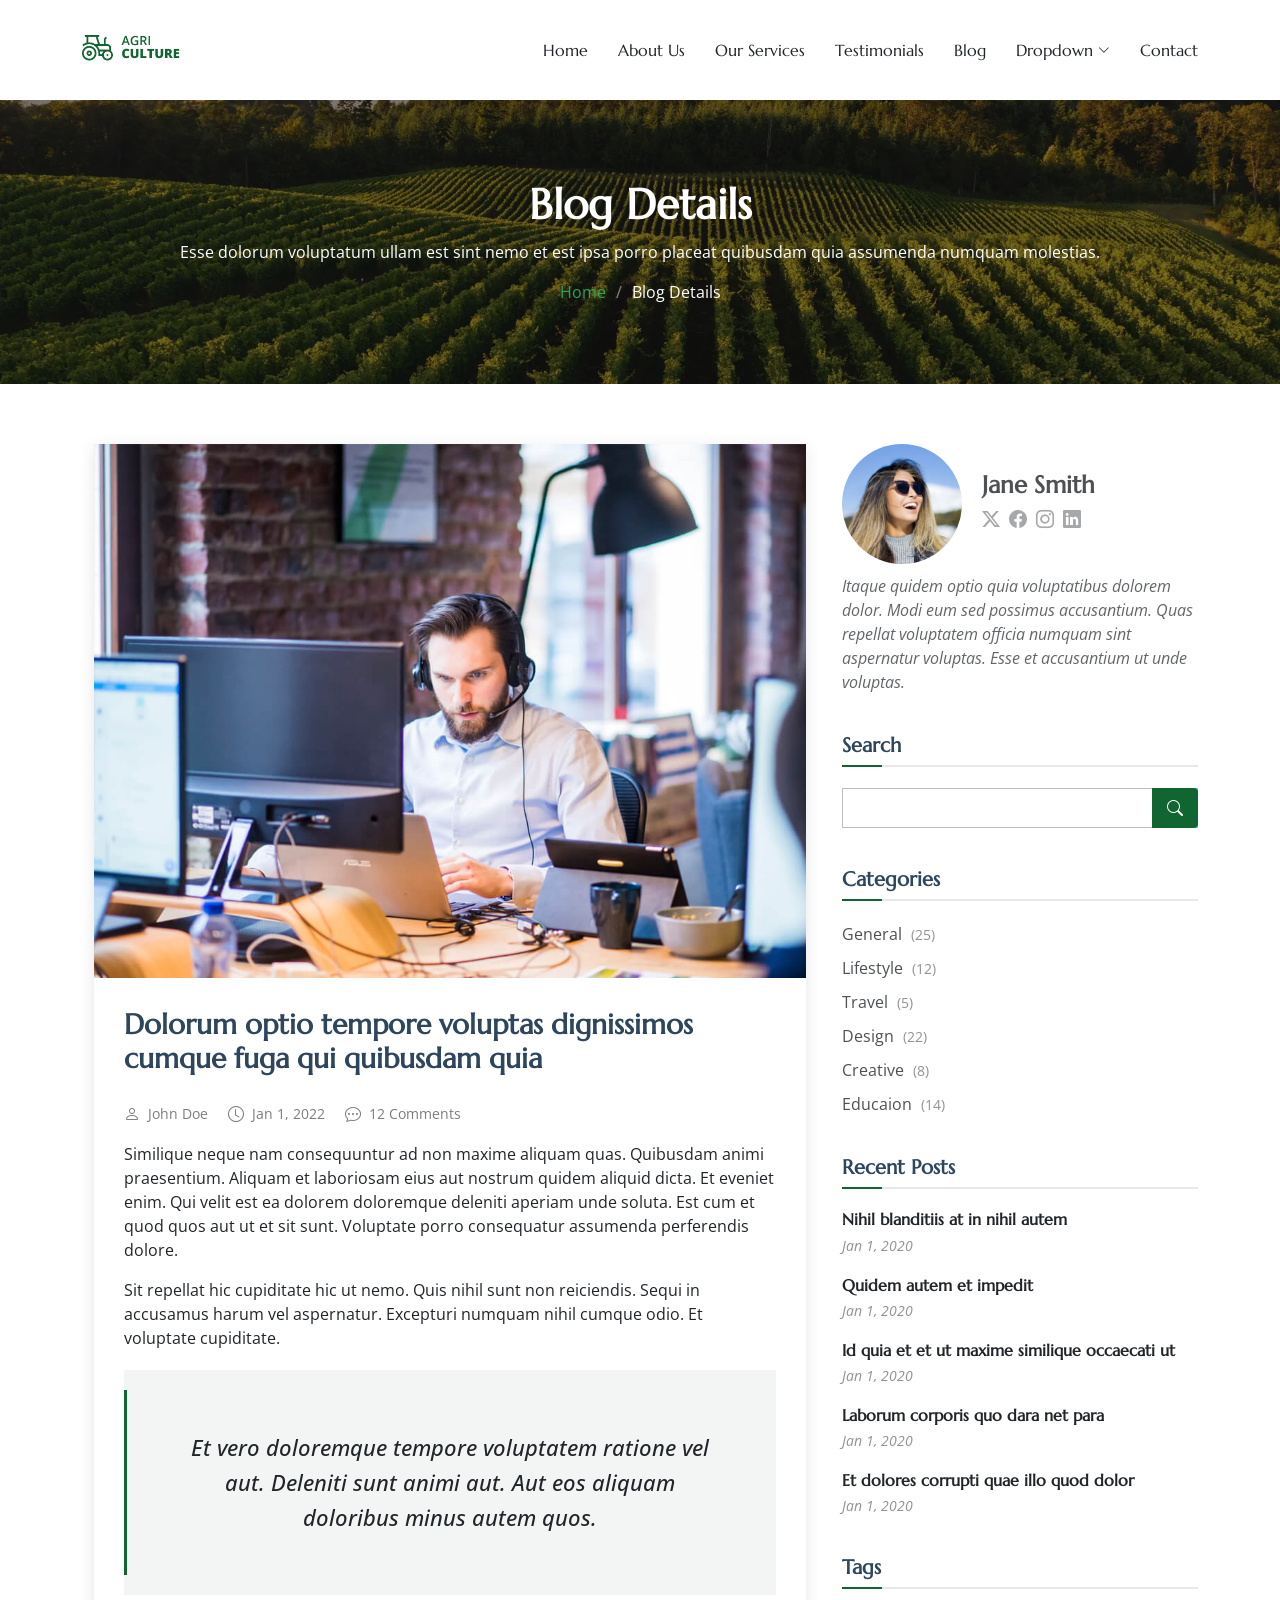
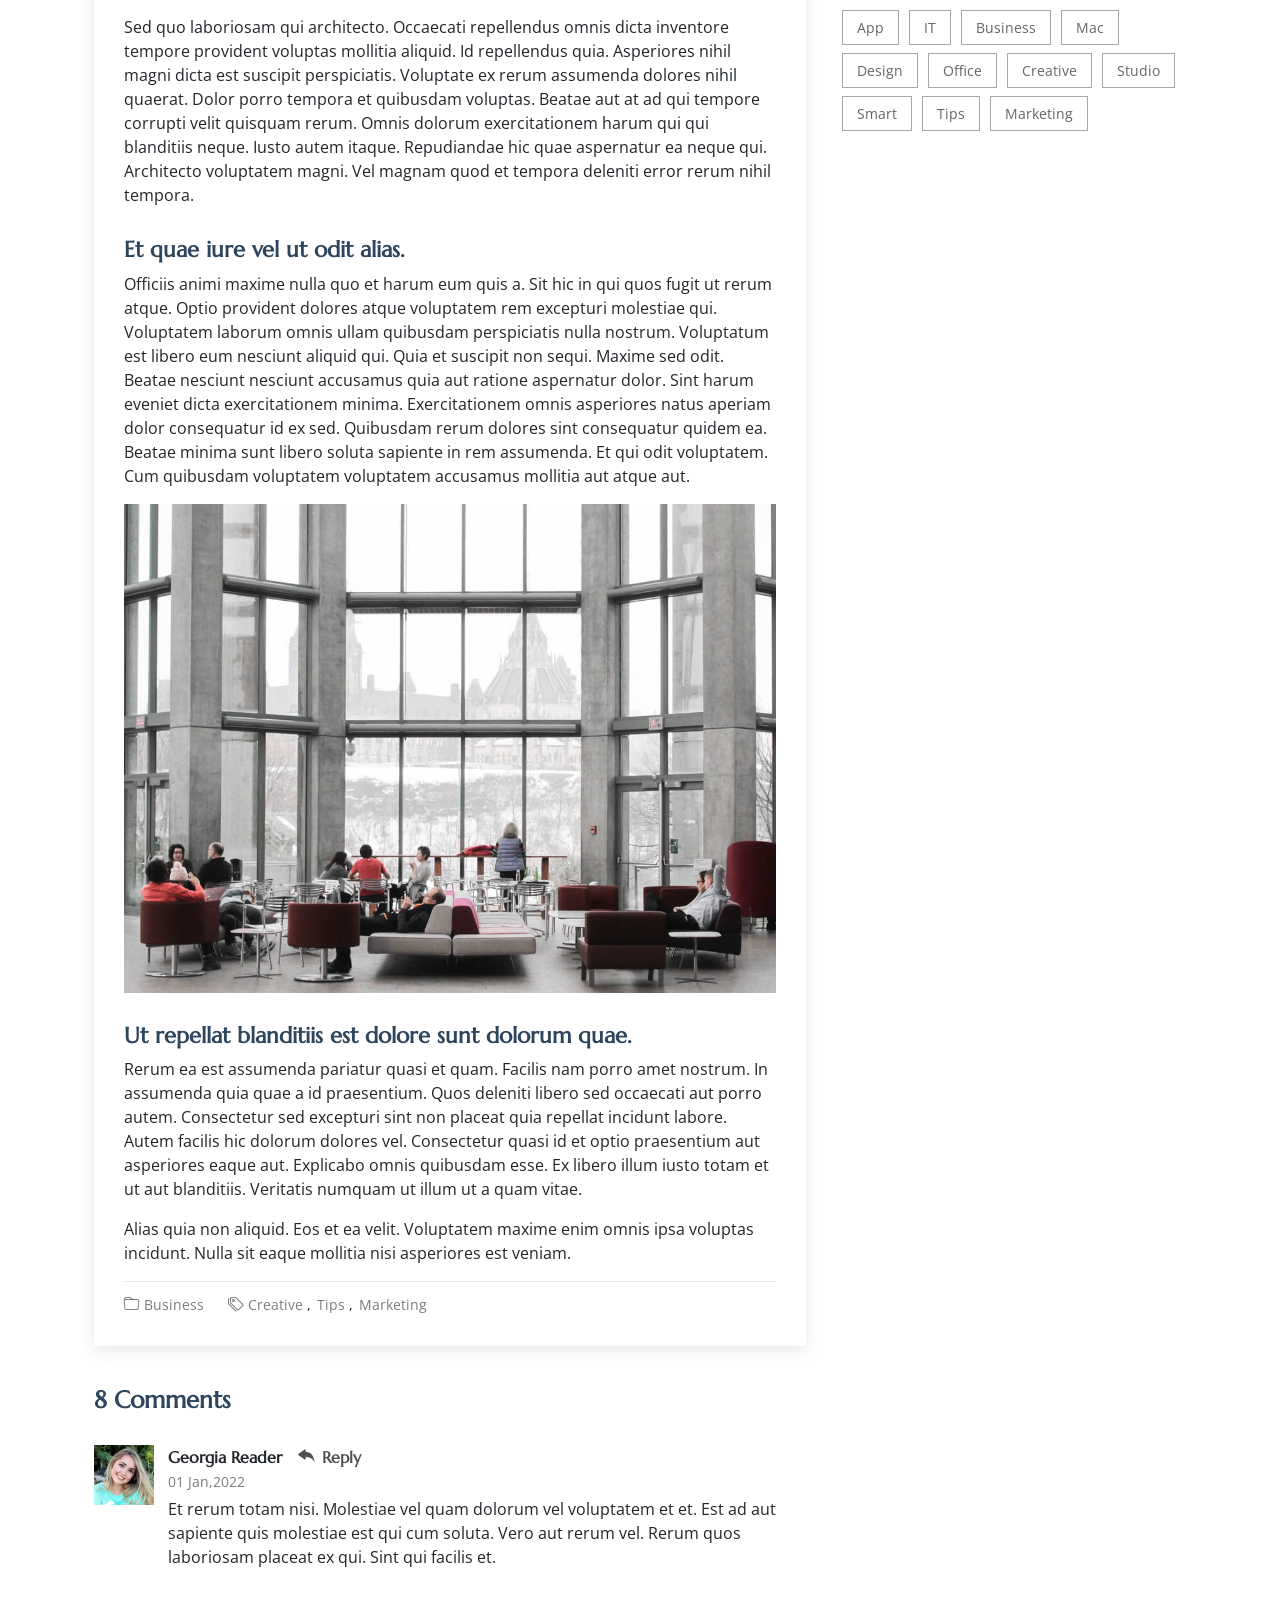
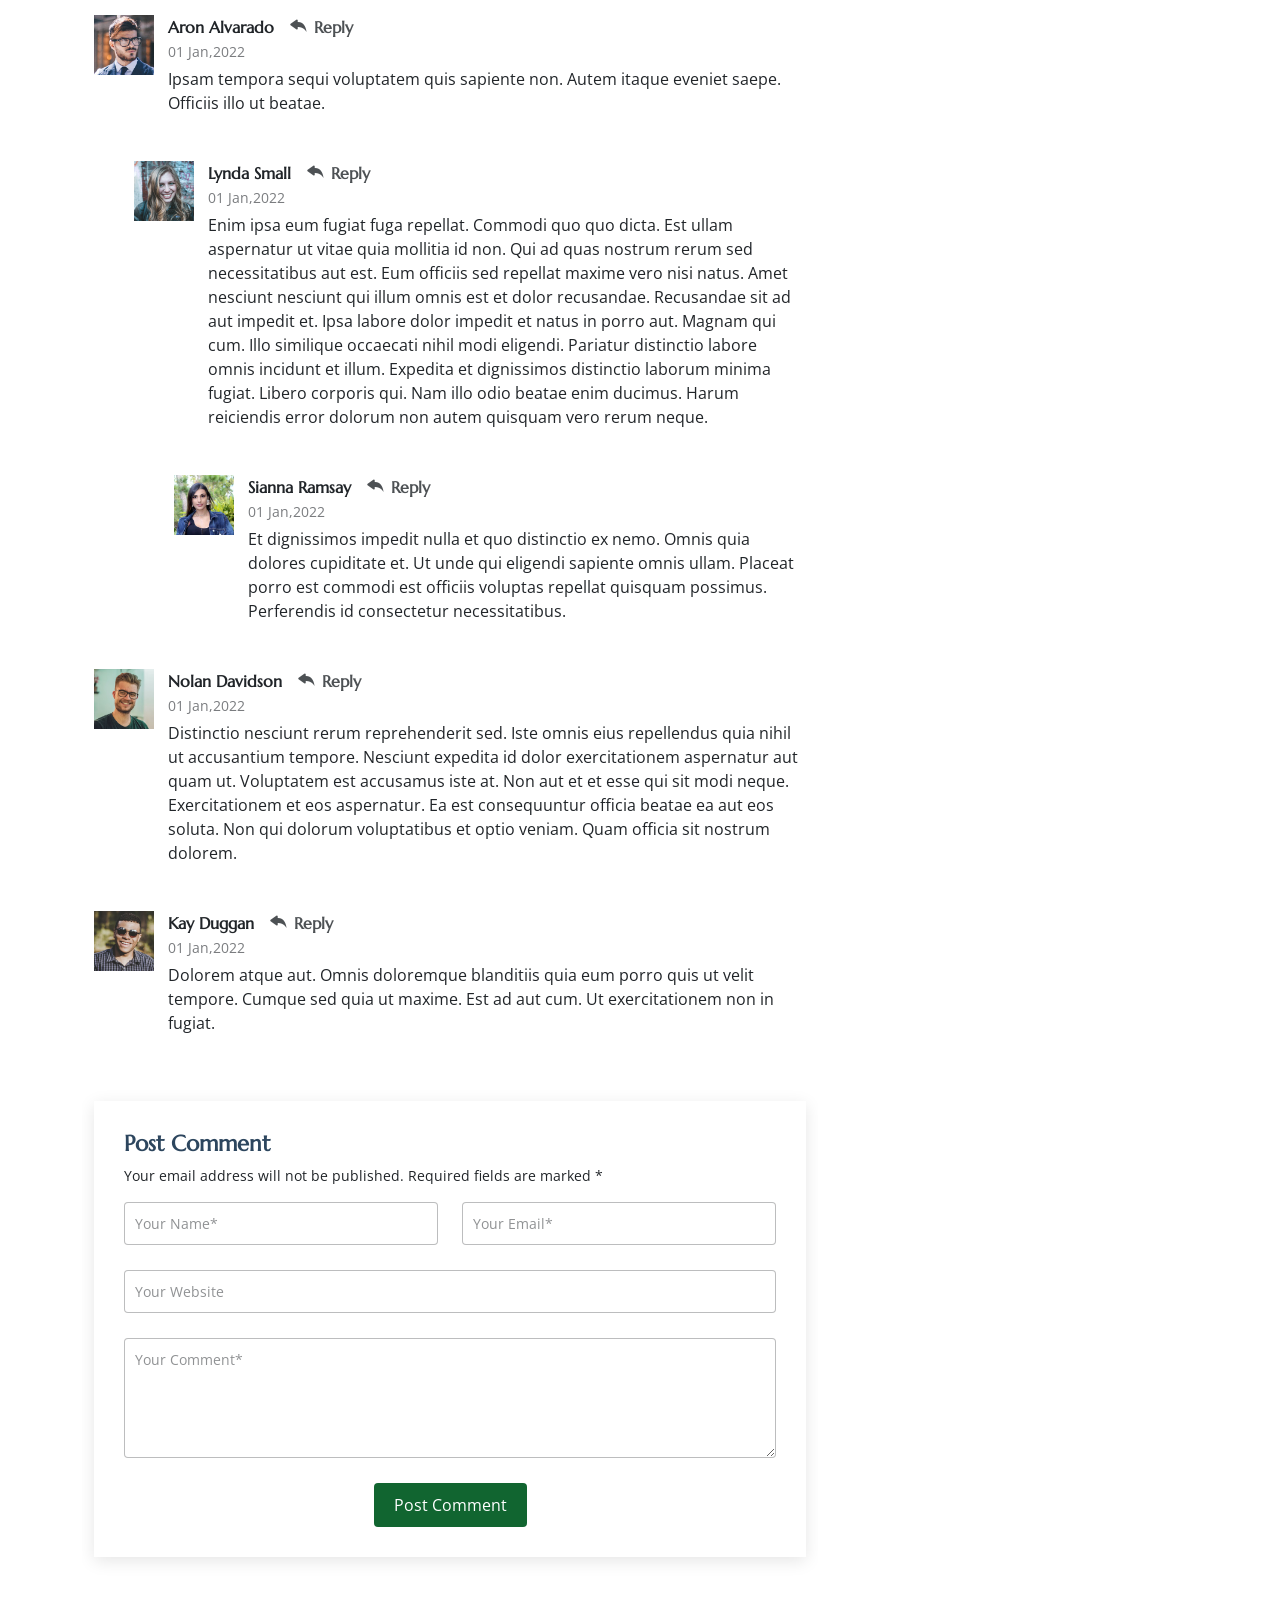
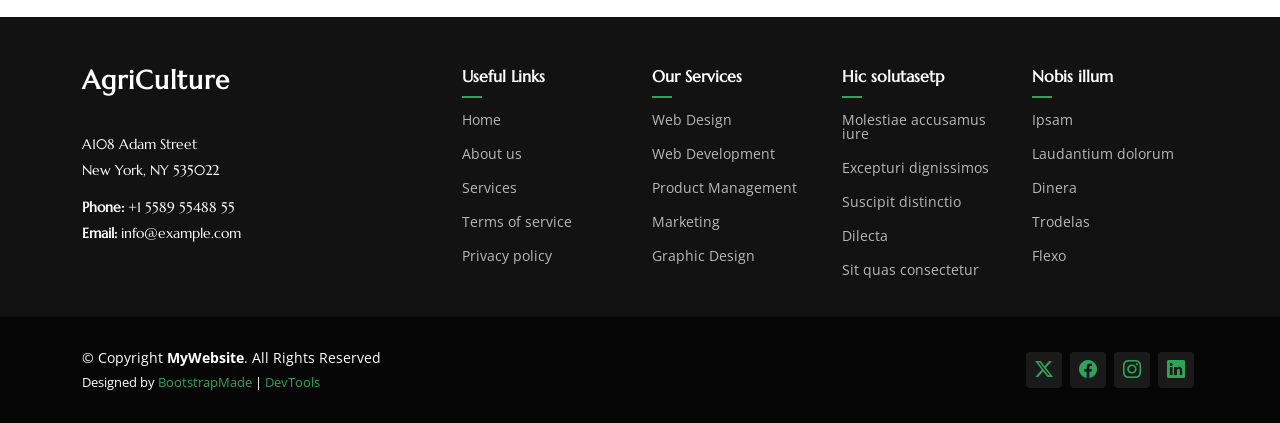
<file: blog-details.html>
<!DOCTYPE html>
<html lang="en">

<head>
  <meta charset="utf-8">
  <meta content="width=device-width, initial-scale=1.0" name="viewport">
  <title>Blog Details - AgriCulture</title>
  <meta name="description" content="">
  <meta name="keywords" content="">

  <!-- Favicons -->
  <link href="assets/img/favicon.png" rel="icon">
  <link href="assets/img/apple-touch-icon.png" rel="apple-touch-icon">

  <!-- Fonts -->
  <link href="https://fonts.googleapis.com" rel="preconnect">
  <link href="https://fonts.gstatic.com" rel="preconnect" crossorigin>
  <link href="https://fonts.googleapis.com/css2?family=Open+Sans:ital,wght@0,300;0,400;0,500;0,600;0,700;0,800;1,300;1,400;1,500;1,600;1,700;1,800&family=Marcellus:wght@400&display=swap" rel="stylesheet">

  <!-- Vendor CSS Files -->
  <link href="assets/vendor/bootstrap/css/bootstrap.min.css" rel="stylesheet">
  <link href="assets/vendor/bootstrap-icons/bootstrap-icons.css" rel="stylesheet">
  <link href="assets/vendor/aos/aos.css" rel="stylesheet">
  <link href="assets/vendor/swiper/swiper-bundle.min.css" rel="stylesheet">
  <link href="assets/vendor/glightbox/css/glightbox.min.css" rel="stylesheet">

  <!-- Main CSS File -->
  <link href="assets/css/main.css" rel="stylesheet">

  <!-- =======================================================
  * Template Name: AgriCulture
  * Template URL: https://bootstrapmade.com/agriculture-bootstrap-website-template/
  * Updated: Aug 07 2024 with Bootstrap v5.3.3
  * Author: BootstrapMade.com
  * License: https://bootstrapmade.com/license/
  ======================================================== -->
</head>

<body class="blog-details-page">

  <header id="header" class="header d-flex align-items-center position-relative">
    <div class="container-fluid container-xl position-relative d-flex align-items-center justify-content-between">

      <a href="index.html" class="logo d-flex align-items-center">
        <!-- Uncomment the line below if you also wish to use an image logo -->
        <img src="assets/img/logo.png" alt="AgriCulture">
        <!-- <h1 class="sitename">AgriCulture</h1>  -->
      </a>

      <nav id="navmenu" class="navmenu">
        <ul>
          <li><a href="index.html">Home</a></li>
          <li><a href="about.html">About Us</a></li>
          <li><a href="services.html">Our Services</a></li>
          <li><a href="testimonials.html">Testimonials</a></li>
          <li><a href="blog.html">Blog</a></li>
          <li class="dropdown"><a href="#"><span>Dropdown</span> <i class="bi bi-chevron-down toggle-dropdown"></i></a>
            <ul>
              <li><a href="#">Dropdown 1</a></li>
              <li class="dropdown"><a href="#"><span>Deep Dropdown</span> <i class="bi bi-chevron-down toggle-dropdown"></i></a>
                <ul>
                  <li><a href="#">Deep Dropdown 1</a></li>
                  <li><a href="#">Deep Dropdown 2</a></li>
                  <li><a href="#">Deep Dropdown 3</a></li>
                  <li><a href="#">Deep Dropdown 4</a></li>
                  <li><a href="#">Deep Dropdown 5</a></li>
                </ul>
              </li>
              <li><a href="#">Dropdown 2</a></li>
              <li><a href="#">Dropdown 3</a></li>
              <li><a href="#">Dropdown 4</a></li>
            </ul>
          </li>
          <li><a href="contact.html">Contact</a></li>
        </ul>
        <i class="mobile-nav-toggle d-xl-none bi bi-list"></i>
      </nav>

    </div>
  </header>

  <main class="main">

    <!-- Page Title -->
    <div class="page-title dark-background" data-aos="fade" style="background-image: url(assets/img/page-title-bg.webp);">
      <div class="container position-relative">
        <h1>Blog Details</h1>
        <p>Esse dolorum voluptatum ullam est sint nemo et est ipsa porro placeat quibusdam quia assumenda numquam molestias.</p>
        <nav class="breadcrumbs">
          <ol>
            <li><a href="index.html">Home</a></li>
            <li class="current">Blog Details</li>
          </ol>
        </nav>
      </div>
    </div><!-- End Page Title -->

    <div class="container">
      <div class="row">

        <div class="col-lg-8">

          <!-- Blog Details Section -->
          <section id="blog-details" class="blog-details section">
            <div class="container">

              <article class="article">

                <div class="post-img">
                  <img src="assets/img/blog/blog-1.jpg" alt="" class="img-fluid">
                </div>

                <h2 class="title">Dolorum optio tempore voluptas dignissimos cumque fuga qui quibusdam quia</h2>

                <div class="meta-top">
                  <ul>
                    <li class="d-flex align-items-center"><i class="bi bi-person"></i> <a href="blog-details.html">John Doe</a></li>
                    <li class="d-flex align-items-center"><i class="bi bi-clock"></i> <a href="blog-details.html"><time datetime="2020-01-01">Jan 1, 2022</time></a></li>
                    <li class="d-flex align-items-center"><i class="bi bi-chat-dots"></i> <a href="blog-details.html">12 Comments</a></li>
                  </ul>
                </div><!-- End meta top -->

                <div class="content">
                  <p>
                    Similique neque nam consequuntur ad non maxime aliquam quas. Quibusdam animi praesentium. Aliquam et laboriosam eius aut nostrum quidem aliquid dicta.
                    Et eveniet enim. Qui velit est ea dolorem doloremque deleniti aperiam unde soluta. Est cum et quod quos aut ut et sit sunt. Voluptate porro consequatur assumenda perferendis dolore.
                  </p>

                  <p>
                    Sit repellat hic cupiditate hic ut nemo. Quis nihil sunt non reiciendis. Sequi in accusamus harum vel aspernatur. Excepturi numquam nihil cumque odio. Et voluptate cupiditate.
                  </p>

                  <blockquote>
                    <p>
                      Et vero doloremque tempore voluptatem ratione vel aut. Deleniti sunt animi aut. Aut eos aliquam doloribus minus autem quos.
                    </p>
                  </blockquote>

                  <p>
                    Sed quo laboriosam qui architecto. Occaecati repellendus omnis dicta inventore tempore provident voluptas mollitia aliquid. Id repellendus quia. Asperiores nihil magni dicta est suscipit perspiciatis. Voluptate ex rerum assumenda dolores nihil quaerat.
                    Dolor porro tempora et quibusdam voluptas. Beatae aut at ad qui tempore corrupti velit quisquam rerum. Omnis dolorum exercitationem harum qui qui blanditiis neque.
                    Iusto autem itaque. Repudiandae hic quae aspernatur ea neque qui. Architecto voluptatem magni. Vel magnam quod et tempora deleniti error rerum nihil tempora.
                  </p>

                  <h3>Et quae iure vel ut odit alias.</h3>
                  <p>
                    Officiis animi maxime nulla quo et harum eum quis a. Sit hic in qui quos fugit ut rerum atque. Optio provident dolores atque voluptatem rem excepturi molestiae qui. Voluptatem laborum omnis ullam quibusdam perspiciatis nulla nostrum. Voluptatum est libero eum nesciunt aliquid qui.
                    Quia et suscipit non sequi. Maxime sed odit. Beatae nesciunt nesciunt accusamus quia aut ratione aspernatur dolor. Sint harum eveniet dicta exercitationem minima. Exercitationem omnis asperiores natus aperiam dolor consequatur id ex sed. Quibusdam rerum dolores sint consequatur quidem ea.
                    Beatae minima sunt libero soluta sapiente in rem assumenda. Et qui odit voluptatem. Cum quibusdam voluptatem voluptatem accusamus mollitia aut atque aut.
                  </p>
                  <img src="assets/img/blog/blog-inside-post.jpg" class="img-fluid" alt="">

                  <h3>Ut repellat blanditiis est dolore sunt dolorum quae.</h3>
                  <p>
                    Rerum ea est assumenda pariatur quasi et quam. Facilis nam porro amet nostrum. In assumenda quia quae a id praesentium. Quos deleniti libero sed occaecati aut porro autem. Consectetur sed excepturi sint non placeat quia repellat incidunt labore. Autem facilis hic dolorum dolores vel.
                    Consectetur quasi id et optio praesentium aut asperiores eaque aut. Explicabo omnis quibusdam esse. Ex libero illum iusto totam et ut aut blanditiis. Veritatis numquam ut illum ut a quam vitae.
                  </p>
                  <p>
                    Alias quia non aliquid. Eos et ea velit. Voluptatem maxime enim omnis ipsa voluptas incidunt. Nulla sit eaque mollitia nisi asperiores est veniam.
                  </p>

                </div><!-- End post content -->

                <div class="meta-bottom">
                  <i class="bi bi-folder"></i>
                  <ul class="cats">
                    <li><a href="#">Business</a></li>
                  </ul>

                  <i class="bi bi-tags"></i>
                  <ul class="tags">
                    <li><a href="#">Creative</a></li>
                    <li><a href="#">Tips</a></li>
                    <li><a href="#">Marketing</a></li>
                  </ul>
                </div><!-- End meta bottom -->

              </article>

            </div>
          </section><!-- /Blog Details Section -->

          <!-- Blog Comments Section -->
          <section id="blog-comments" class="blog-comments section">

            <div class="container">

              <h4 class="comments-count">8 Comments</h4>

              <div id="comment-1" class="comment">
                <div class="d-flex">
                  <div class="comment-img"><img src="assets/img/blog/comments-1.jpg" alt=""></div>
                  <div>
                    <h5><a href="">Georgia Reader</a> <a href="#" class="reply"><i class="bi bi-reply-fill"></i> Reply</a></h5>
                    <time datetime="2020-01-01">01 Jan,2022</time>
                    <p>
                      Et rerum totam nisi. Molestiae vel quam dolorum vel voluptatem et et. Est ad aut sapiente quis molestiae est qui cum soluta.
                      Vero aut rerum vel. Rerum quos laboriosam placeat ex qui. Sint qui facilis et.
                    </p>
                  </div>
                </div>
              </div><!-- End comment #1 -->

              <div id="comment-2" class="comment">
                <div class="d-flex">
                  <div class="comment-img"><img src="assets/img/blog/comments-2.jpg" alt=""></div>
                  <div>
                    <h5><a href="">Aron Alvarado</a> <a href="#" class="reply"><i class="bi bi-reply-fill"></i> Reply</a></h5>
                    <time datetime="2020-01-01">01 Jan,2022</time>
                    <p>
                      Ipsam tempora sequi voluptatem quis sapiente non. Autem itaque eveniet saepe. Officiis illo ut beatae.
                    </p>
                  </div>
                </div>

                <div id="comment-reply-1" class="comment comment-reply">
                  <div class="d-flex">
                    <div class="comment-img"><img src="assets/img/blog/comments-3.jpg" alt=""></div>
                    <div>
                      <h5><a href="">Lynda Small</a> <a href="#" class="reply"><i class="bi bi-reply-fill"></i> Reply</a></h5>
                      <time datetime="2020-01-01">01 Jan,2022</time>
                      <p>
                        Enim ipsa eum fugiat fuga repellat. Commodi quo quo dicta. Est ullam aspernatur ut vitae quia mollitia id non. Qui ad quas nostrum rerum sed necessitatibus aut est. Eum officiis sed repellat maxime vero nisi natus. Amet nesciunt nesciunt qui illum omnis est et dolor recusandae.

                        Recusandae sit ad aut impedit et. Ipsa labore dolor impedit et natus in porro aut. Magnam qui cum. Illo similique occaecati nihil modi eligendi. Pariatur distinctio labore omnis incidunt et illum. Expedita et dignissimos distinctio laborum minima fugiat.

                        Libero corporis qui. Nam illo odio beatae enim ducimus. Harum reiciendis error dolorum non autem quisquam vero rerum neque.
                      </p>
                    </div>
                  </div>

                  <div id="comment-reply-2" class="comment comment-reply">
                    <div class="d-flex">
                      <div class="comment-img"><img src="assets/img/blog/comments-4.jpg" alt=""></div>
                      <div>
                        <h5><a href="">Sianna Ramsay</a> <a href="#" class="reply"><i class="bi bi-reply-fill"></i> Reply</a></h5>
                        <time datetime="2020-01-01">01 Jan,2022</time>
                        <p>
                          Et dignissimos impedit nulla et quo distinctio ex nemo. Omnis quia dolores cupiditate et. Ut unde qui eligendi sapiente omnis ullam. Placeat porro est commodi est officiis voluptas repellat quisquam possimus. Perferendis id consectetur necessitatibus.
                        </p>
                      </div>
                    </div>

                  </div><!-- End comment reply #2-->

                </div><!-- End comment reply #1-->

              </div><!-- End comment #2-->

              <div id="comment-3" class="comment">
                <div class="d-flex">
                  <div class="comment-img"><img src="assets/img/blog/comments-5.jpg" alt=""></div>
                  <div>
                    <h5><a href="">Nolan Davidson</a> <a href="#" class="reply"><i class="bi bi-reply-fill"></i> Reply</a></h5>
                    <time datetime="2020-01-01">01 Jan,2022</time>
                    <p>
                      Distinctio nesciunt rerum reprehenderit sed. Iste omnis eius repellendus quia nihil ut accusantium tempore. Nesciunt expedita id dolor exercitationem aspernatur aut quam ut. Voluptatem est accusamus iste at.
                      Non aut et et esse qui sit modi neque. Exercitationem et eos aspernatur. Ea est consequuntur officia beatae ea aut eos soluta. Non qui dolorum voluptatibus et optio veniam. Quam officia sit nostrum dolorem.
                    </p>
                  </div>
                </div>

              </div><!-- End comment #3 -->

              <div id="comment-4" class="comment">
                <div class="d-flex">
                  <div class="comment-img"><img src="assets/img/blog/comments-6.jpg" alt=""></div>
                  <div>
                    <h5><a href="">Kay Duggan</a> <a href="#" class="reply"><i class="bi bi-reply-fill"></i> Reply</a></h5>
                    <time datetime="2020-01-01">01 Jan,2022</time>
                    <p>
                      Dolorem atque aut. Omnis doloremque blanditiis quia eum porro quis ut velit tempore. Cumque sed quia ut maxime. Est ad aut cum. Ut exercitationem non in fugiat.
                    </p>
                  </div>
                </div>

              </div><!-- End comment #4 -->

            </div>

          </section><!-- /Blog Comments Section -->

          <!-- Comment Form Section -->
          <section id="comment-form" class="comment-form section">
            <div class="container">

              <form action="">

                <h4>Post Comment</h4>
                <p>Your email address will not be published. Required fields are marked * </p>
                <div class="row">
                  <div class="col-md-6 form-group">
                    <input name="name" type="text" class="form-control" placeholder="Your Name*">
                  </div>
                  <div class="col-md-6 form-group">
                    <input name="email" type="text" class="form-control" placeholder="Your Email*">
                  </div>
                </div>
                <div class="row">
                  <div class="col form-group">
                    <input name="website" type="text" class="form-control" placeholder="Your Website">
                  </div>
                </div>
                <div class="row">
                  <div class="col form-group">
                    <textarea name="comment" class="form-control" placeholder="Your Comment*"></textarea>
                  </div>
                </div>

                <div class="text-center">
                  <button type="submit" class="btn btn-primary">Post Comment</button>
                </div>

              </form>

            </div>
          </section><!-- /Comment Form Section -->

        </div>

        <div class="col-lg-4 sidebar">

          <div class="widgets-container">

            <!-- Blog Author Widget -->
            <div class="blog-author-widget widget-item">

              <div class="d-flex flex-column align-items-center">
                <div class="d-flex align-items-center w-100">
                  <img src="assets/img/blog/blog-author.jpg" class="rounded-circle flex-shrink-0" alt="">
                  <div>
                    <h4>Jane Smith</h4>
                    <div class="social-links">
                      <a href="https://x.com/#"><i class="bi bi-twitter-x"></i></a>
                      <a href="https://facebook.com/#"><i class="bi bi-facebook"></i></a>
                      <a href="https://instagram.com/#"><i class="biu bi-instagram"></i></a>
                      <a href="https://instagram.com/#"><i class="biu bi-linkedin"></i></a>
                    </div>
                  </div>
                </div>

                <p>
                  Itaque quidem optio quia voluptatibus dolorem dolor. Modi eum sed possimus accusantium. Quas repellat voluptatem officia numquam sint aspernatur voluptas. Esse et accusantium ut unde voluptas.
                </p>

              </div>

            </div><!--/Blog Author Widget -->

            <!-- Search Widget -->
            <div class="search-widget widget-item">

              <h3 class="widget-title">Search</h3>
              <form action="">
                <input type="text">
                <button type="submit" title="Search"><i class="bi bi-search"></i></button>
              </form>

            </div><!--/Search Widget -->

            <!-- Categories Widget -->
            <div class="categories-widget widget-item">

              <h3 class="widget-title">Categories</h3>
              <ul class="mt-3">
                <li><a href="#">General <span>(25)</span></a></li>
                <li><a href="#">Lifestyle <span>(12)</span></a></li>
                <li><a href="#">Travel <span>(5)</span></a></li>
                <li><a href="#">Design <span>(22)</span></a></li>
                <li><a href="#">Creative <span>(8)</span></a></li>
                <li><a href="#">Educaion <span>(14)</span></a></li>
              </ul>

            </div><!--/Categories Widget -->

            <!-- Recent Posts Widget 2 -->
            <div class="recent-posts-widget-2 widget-item">

              <h3 class="widget-title">Recent Posts</h3>

              <div class="post-item">
                <h4><a href="blog-details.html">Nihil blanditiis at in nihil autem</a></h4>
                <time datetime="2020-01-01">Jan 1, 2020</time>
              </div><!-- End recent post item-->

              <div class="post-item">
                <h4><a href="blog-details.html">Quidem autem et impedit</a></h4>
                <time datetime="2020-01-01">Jan 1, 2020</time>
              </div><!-- End recent post item-->

              <div class="post-item">
                <h4><a href="blog-details.html">Id quia et et ut maxime similique occaecati ut</a></h4>
                <time datetime="2020-01-01">Jan 1, 2020</time>
              </div><!-- End recent post item-->

              <div class="post-item">
                <h4><a href="blog-details.html">Laborum corporis quo dara net para</a></h4>
                <time datetime="2020-01-01">Jan 1, 2020</time>
              </div><!-- End recent post item-->

              <div class="post-item">
                <h4><a href="blog-details.html">Et dolores corrupti quae illo quod dolor</a></h4>
                <time datetime="2020-01-01">Jan 1, 2020</time>
              </div><!-- End recent post item-->

            </div><!--/Recent Posts Widget 2 -->

            <!-- Tags Widget -->
            <div class="tags-widget widget-item">

              <h3 class="widget-title">Tags</h3>
              <ul>
                <li><a href="#">App</a></li>
                <li><a href="#">IT</a></li>
                <li><a href="#">Business</a></li>
                <li><a href="#">Mac</a></li>
                <li><a href="#">Design</a></li>
                <li><a href="#">Office</a></li>
                <li><a href="#">Creative</a></li>
                <li><a href="#">Studio</a></li>
                <li><a href="#">Smart</a></li>
                <li><a href="#">Tips</a></li>
                <li><a href="#">Marketing</a></li>
              </ul>

            </div><!--/Tags Widget -->

          </div>

        </div>

      </div>
    </div>

  </main>

  <footer id="footer" class="footer dark-background">

    <div class="footer-top">
      <div class="container">
        <div class="row gy-4">
          <div class="col-lg-4 col-md-6 footer-about">
            <a href="index.html" class="logo d-flex align-items-center">
              <span class="sitename">AgriCulture</span>
            </a>
            <div class="footer-contact pt-3">
              <p>A108 Adam Street</p>
              <p>New York, NY 535022</p>
              <p class="mt-3"><strong>Phone:</strong> <span>+1 5589 55488 55</span></p>
              <p><strong>Email:</strong> <span>info@example.com</span></p>
            </div>
          </div>

          <div class="col-lg-2 col-md-3 footer-links">
            <h4>Useful Links</h4>
            <ul>
              <li><a href="#">Home</a></li>
              <li><a href="#">About us</a></li>
              <li><a href="#">Services</a></li>
              <li><a href="#">Terms of service</a></li>
              <li><a href="#">Privacy policy</a></li>
            </ul>
          </div>

          <div class="col-lg-2 col-md-3 footer-links">
            <h4>Our Services</h4>
            <ul>
              <li><a href="#">Web Design</a></li>
              <li><a href="#">Web Development</a></li>
              <li><a href="#">Product Management</a></li>
              <li><a href="#">Marketing</a></li>
              <li><a href="#">Graphic Design</a></li>
            </ul>
          </div>

          <div class="col-lg-2 col-md-3 footer-links">
            <h4>Hic solutasetp</h4>
            <ul>
              <li><a href="#">Molestiae accusamus iure</a></li>
              <li><a href="#">Excepturi dignissimos</a></li>
              <li><a href="#">Suscipit distinctio</a></li>
              <li><a href="#">Dilecta</a></li>
              <li><a href="#">Sit quas consectetur</a></li>
            </ul>
          </div>

          <div class="col-lg-2 col-md-3 footer-links">
            <h4>Nobis illum</h4>
            <ul>
              <li><a href="#">Ipsam</a></li>
              <li><a href="#">Laudantium dolorum</a></li>
              <li><a href="#">Dinera</a></li>
              <li><a href="#">Trodelas</a></li>
              <li><a href="#">Flexo</a></li>
            </ul>
          </div>

        </div>
      </div>
    </div>

    <div class="copyright text-center">
      <div class="container d-flex flex-column flex-lg-row justify-content-center justify-content-lg-between align-items-center">

        <div class="d-flex flex-column align-items-center align-items-lg-start">
          <div>
            © Copyright <strong><span>MyWebsite</span></strong>. All Rights Reserved
          </div>
          <div class="credits">
            <!-- All the links in the footer should remain intact. -->
            <!-- You can delete the links only if you purchased the pro version. -->
            <!-- Licensing information: https://bootstrapmade.com/license/ -->
            <!-- Purchase the pro version with working PHP/AJAX contact form: https://bootstrapmade.com/herobiz-bootstrap-business-template/ -->
            Designed by <a href="https://bootstrapmade.com/">BootstrapMade</a> | <a href="https://bootstrapmade.com/tools/">DevTools</a>
          </div>
        </div>

        <div class="social-links order-first order-lg-last mb-3 mb-lg-0">
          <a href=""><i class="bi bi-twitter-x"></i></a>
          <a href=""><i class="bi bi-facebook"></i></a>
          <a href=""><i class="bi bi-instagram"></i></a>
          <a href=""><i class="bi bi-linkedin"></i></a>
        </div>

      </div>
    </div>

  </footer>

  <!-- Scroll Top -->
  <a href="#" id="scroll-top" class="scroll-top d-flex align-items-center justify-content-center"><i class="bi bi-arrow-up-short"></i></a>

  <!-- Preloader -->
  <div id="preloader"></div>

  <!-- Vendor JS Files -->
  <script src="assets/vendor/bootstrap/js/bootstrap.bundle.min.js"></script>
  <script src="assets/vendor/php-email-form/validate.js"></script>
  <script src="assets/vendor/aos/aos.js"></script>
  <script src="assets/vendor/swiper/swiper-bundle.min.js"></script>
  <script src="assets/vendor/glightbox/js/glightbox.min.js"></script>

  <!-- Main JS File -->
  <script src="assets/js/main.js"></script>

</body>

</html>
</file>
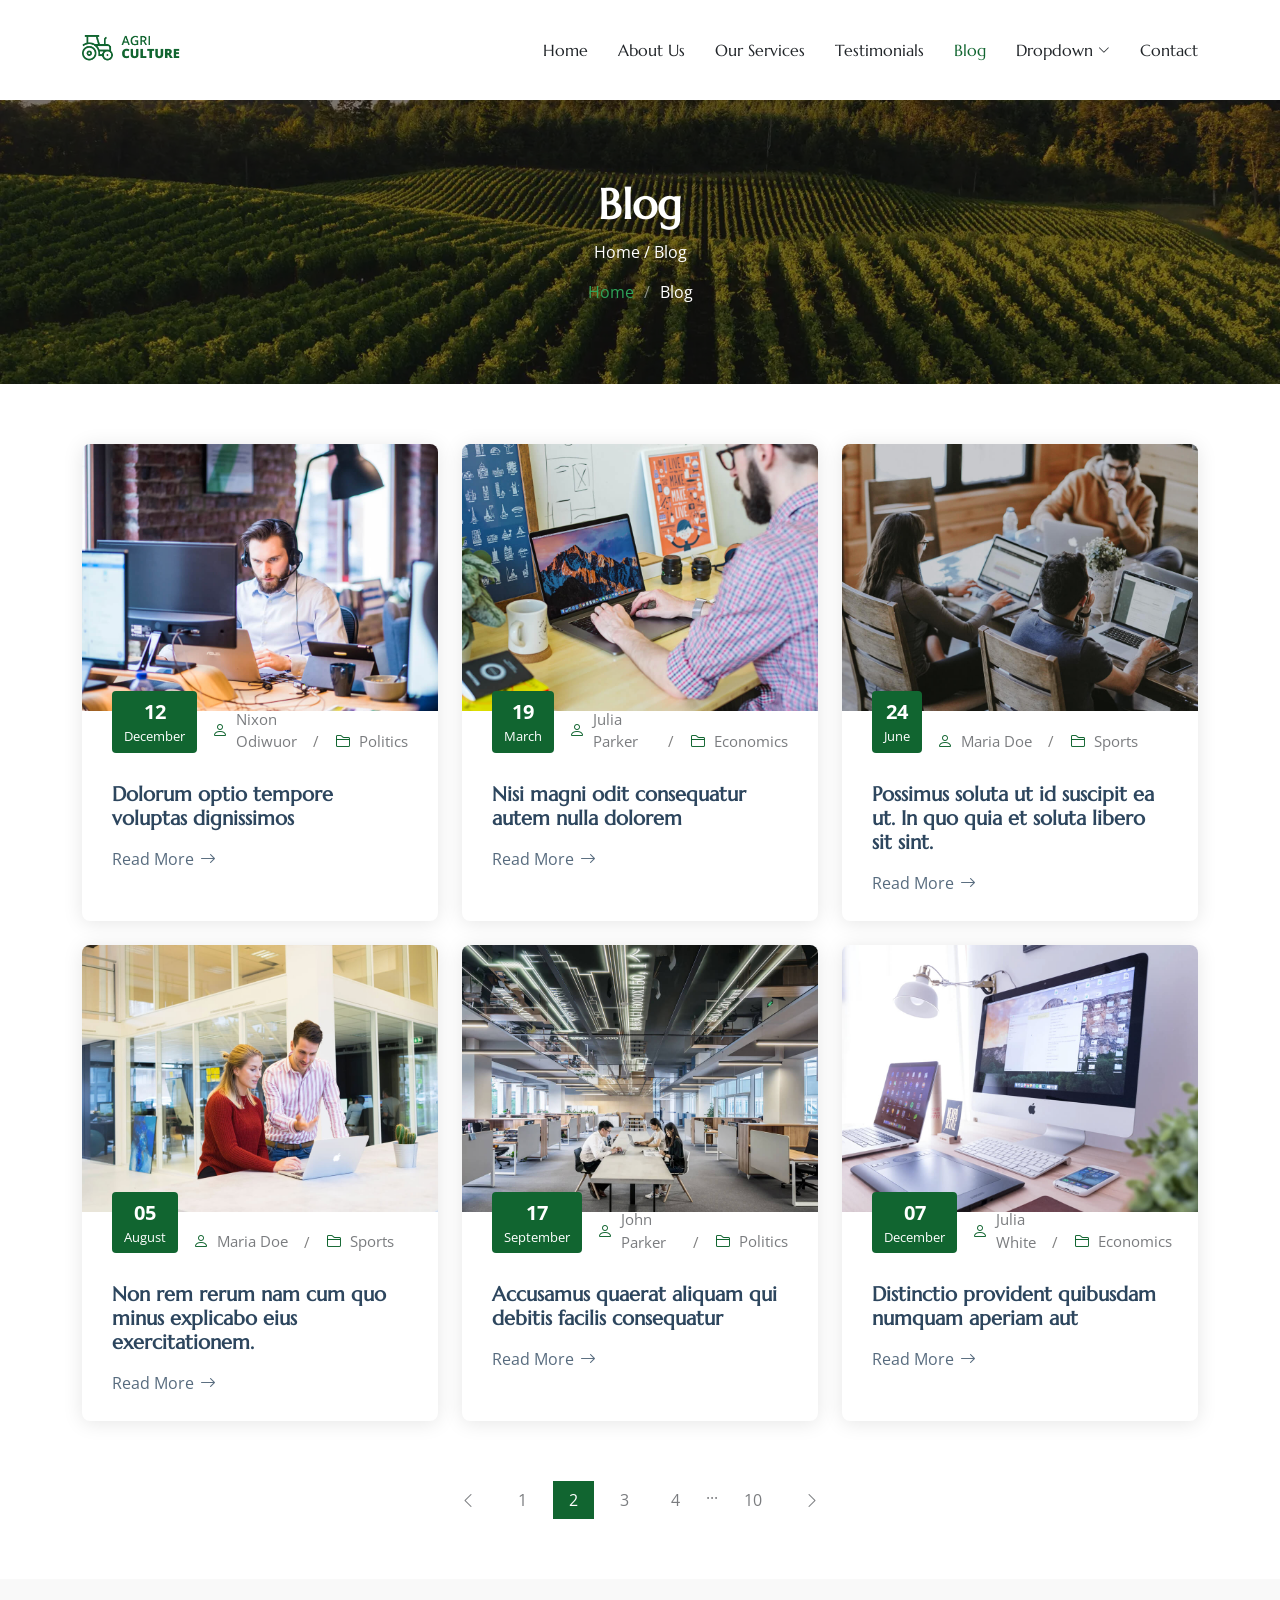
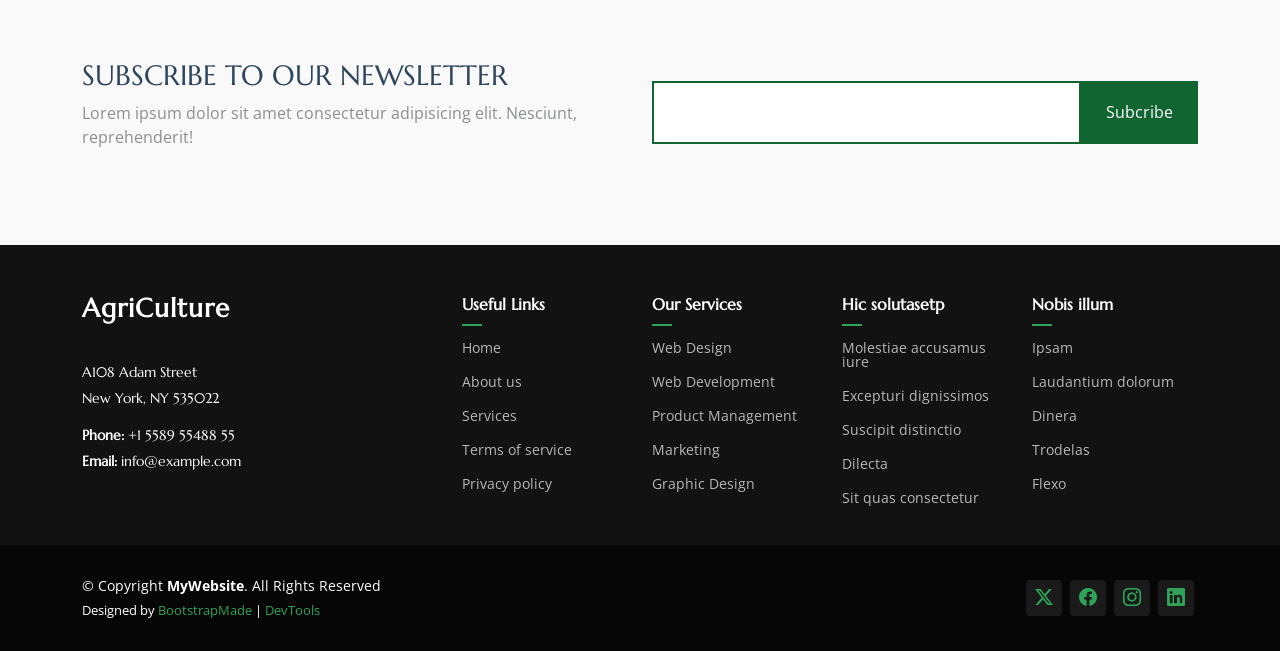
<file: blog.html>
<!DOCTYPE html>
<html lang="en">

<head>
  <meta charset="utf-8">
  <meta content="width=device-width, initial-scale=1.0" name="viewport">
  <title>Blog - DWB Foundation</title>
  <meta name="description" content="">
  <meta name="keywords" content="">

  <!-- Favicons -->
  <link href="assets/img/favicon.png" rel="icon">
  <link href="assets/img/apple-touch-icon.png" rel="apple-touch-icon">

  <!-- Fonts -->
  <link href="https://fonts.googleapis.com" rel="preconnect">
  <link href="https://fonts.gstatic.com" rel="preconnect" crossorigin>
  <link href="https://fonts.googleapis.com/css2?family=Open+Sans:ital,wght@0,300;0,400;0,500;0,600;0,700;0,800;1,300;1,400;1,500;1,600;1,700;1,800&family=Marcellus:wght@400&display=swap" rel="stylesheet">

  <!-- Vendor CSS Files -->
  <link href="assets/vendor/bootstrap/css/bootstrap.min.css" rel="stylesheet">
  <link href="assets/vendor/bootstrap-icons/bootstrap-icons.css" rel="stylesheet">
  <link href="assets/vendor/aos/aos.css" rel="stylesheet">
  <link href="assets/vendor/swiper/swiper-bundle.min.css" rel="stylesheet">
  <link href="assets/vendor/glightbox/css/glightbox.min.css" rel="stylesheet">

  <!-- Main CSS File -->
  <link href="assets/css/main.css" rel="stylesheet">

  <!-- =======================================================
  * Template Name: AgriCulture
  * Template URL: https://bootstrapmade.com/agriculture-bootstrap-website-template/
  * Updated: Aug 07 2024 with Bootstrap v5.3.3
  * Author: BootstrapMade.com
  * License: https://bootstrapmade.com/license/
  ======================================================== -->
</head>

<body class="blog-page">

  <header id="header" class="header d-flex align-items-center position-relative">
    <div class="container-fluid container-xl position-relative d-flex align-items-center justify-content-between">

      <a href="index.html" class="logo d-flex align-items-center">
        <!-- Uncomment the line below if you also wish to use an image logo -->
        <img src="assets/img/logo.png" alt="DWB Foundation">
        <!-- <h1 class="sitename">DWB Foundation</h1>  -->
      </a>

      <nav id="navmenu" class="navmenu">
        <ul>
          <li><a href="index.html">Home</a></li>
          <li><a href="about.html">About Us</a></li>
          <li><a href="services.html">Our Services</a></li>
          <li><a href="testimonials.html">Testimonials</a></li>
          <li><a href="blog.html" class="active">Blog</a></li>
          <li class="dropdown"><a href="#"><span>Dropdown</span> <i class="bi bi-chevron-down toggle-dropdown"></i></a>
            <ul>
              <li><a href="#">Dropdown 1</a></li>
              <li class="dropdown"><a href="#"><span>Deep Dropdown</span> <i class="bi bi-chevron-down toggle-dropdown"></i></a>
                <ul>
                  <li><a href="#">Deep Dropdown 1</a></li>
                  <li><a href="#">Deep Dropdown 2</a></li>
                  <li><a href="#">Deep Dropdown 3</a></li>
                  <li><a href="#">Deep Dropdown 4</a></li>
                  <li><a href="#">Deep Dropdown 5</a></li>
                </ul>
              </li>
              <li><a href="#">Dropdown 2</a></li>
              <li><a href="#">Dropdown 3</a></li>
              <li><a href="#">Dropdown 4</a></li>
            </ul>
          </li>
          <li><a href="contact.html">Contact</a></li>
        </ul>
        <i class="mobile-nav-toggle d-xl-none bi bi-list"></i>
      </nav>

    </div>
  </header>

  <main class="main">

    <!-- Page Title -->
    <div class="page-title dark-background" data-aos="fade" style="background-image: url(assets/img/page-title-bg.webp);">
      <div class="container position-relative">
        <h1>Blog</h1>
        <p>
          Home
          /
          Blog</p>
        <nav class="breadcrumbs">
          <ol>
            <li><a href="index.html">Home</a></li>
            <li class="current">Blog</li>
          </ol>
        </nav>
      </div>
    </div><!-- End Page Title -->

    <!-- Blog Posts 2 Section -->
    <section id="blog-posts-2" class="blog-posts-2 section">

      <div class="container">
        <div class="row gy-4">

          <div class="col-lg-4">
            <article class="position-relative h-100">

              <div class="post-img position-relative overflow-hidden">
                <img src="assets/img/blog/blog-1.jpg" class="img-fluid" alt="">
              </div>

              <div class="meta d-flex align-items-end">
                <span class="post-date"><span>12</span>December</span>
                <div class="d-flex align-items-center">
                  <i class="bi bi-person"></i> <span class="ps-2">Nixon Odiwuor</span>
                </div>
                <span class="px-3 text-black-50">/</span>
                <div class="d-flex align-items-center">
                  <i class="bi bi-folder2"></i> <span class="ps-2">Politics</span>
                </div>
              </div>

              <div class="post-content d-flex flex-column">

                <h3 class="post-title">Dolorum optio tempore voluptas dignissimos</h3>
                <a href="blog-details.html" class="readmore stretched-link"><span>Read More</span><i class="bi bi-arrow-right"></i></a>

              </div>

            </article>
          </div><!-- End post list item -->

          <div class="col-lg-4">
            <article class="position-relative h-100">

              <div class="post-img position-relative overflow-hidden">
                <img src="assets/img/blog/blog-2.jpg" class="img-fluid" alt="">
              </div>

              <div class="meta d-flex align-items-end">
                <span class="post-date"><span>19</span>March</span>
                <div class="d-flex align-items-center">
                  <i class="bi bi-person"></i> <span class="ps-2">Julia Parker</span>
                </div>
                <span class="px-3 text-black-50">/</span>
                <div class="d-flex align-items-center">
                  <i class="bi bi-folder2"></i> <span class="ps-2">Economics</span>
                </div>
              </div>

              <div class="post-content d-flex flex-column">
                <h3 class="post-title">Nisi magni odit consequatur autem nulla dolorem</h3>
                <a href="blog-details.html" class="readmore stretched-link"><span>Read More</span><i class="bi bi-arrow-right"></i></a>
              </div>

            </article>
          </div><!-- End post list item -->

          <div class="col-lg-4">
            <article class="position-relative h-100">

              <div class="post-img position-relative overflow-hidden">
                <img src="assets/img/blog/blog-3.jpg" class="img-fluid" alt="">
              </div>
              <div class="meta d-flex align-items-end">
                <span class="post-date"><span>24</span>June</span>
                <div class="d-flex align-items-center">
                  <i class="bi bi-person"></i> <span class="ps-2">Maria Doe</span>
                </div>
                <span class="px-3 text-black-50">/</span>
                <div class="d-flex align-items-center">
                  <i class="bi bi-folder2"></i> <span class="ps-2">Sports</span>
                </div>
              </div>

              <div class="post-content d-flex flex-column">
                <h3 class="post-title">Possimus soluta ut id suscipit ea ut. In quo quia et soluta libero sit sint.</h3>
                <a href="blog-details.html" class="readmore stretched-link"><span>Read More</span><i class="bi bi-arrow-right"></i></a>
              </div>

            </article>
          </div><!-- End post list item -->

          <div class="col-lg-4">
            <article class="position-relative h-100">

              <div class="post-img position-relative overflow-hidden">
                <img src="assets/img/blog/blog-4.jpg" class="img-fluid" alt="">
              </div>
              <div class="meta d-flex align-items-end">
                <span class="post-date"><span>05</span>August</span>
                <div class="d-flex align-items-center">
                  <i class="bi bi-person"></i> <span class="ps-2">Maria Doe</span>
                </div>
                <span class="px-3 text-black-50">/</span>
                <div class="d-flex align-items-center">
                  <i class="bi bi-folder2"></i> <span class="ps-2">Sports</span>
                </div>
              </div>

              <div class="post-content d-flex flex-column">
                <h3 class="post-title">Non rem rerum nam cum quo minus explicabo eius exercitationem.</h3>
                <a href="blog-details.html" class="readmore stretched-link"><span>Read More</span><i class="bi bi-arrow-right"></i></a>
              </div>

            </article>
          </div><!-- End post list item -->

          <div class="col-lg-4">
            <article class="position-relative h-100">

              <div class="post-img position-relative overflow-hidden">
                <img src="assets/img/blog/blog-5.jpg" class="img-fluid" alt="">
              </div>

              <div class="meta d-flex align-items-end">
                <span class="post-date"><span>17</span>September</span>
                <div class="d-flex align-items-center">
                  <i class="bi bi-person"></i> <span class="ps-2">John Parker</span>
                </div>
                <span class="px-3 text-black-50">/</span>
                <div class="d-flex align-items-center">
                  <i class="bi bi-folder2"></i> <span class="ps-2">Politics</span>
                </div>
              </div>

              <div class="post-content d-flex flex-column">

                <h3 class="post-title">Accusamus quaerat aliquam qui debitis facilis consequatur</h3>
                <a href="blog-details.html" class="readmore stretched-link"><span>Read More</span><i class="bi bi-arrow-right"></i></a>

              </div>

            </article>
          </div><!-- End post list item -->

          <div class="col-lg-4">
            <article class="position-relative h-100">

              <div class="post-img position-relative overflow-hidden">
                <img src="assets/img/blog/blog-6.jpg" class="img-fluid" alt="">
              </div>

              <div class="meta d-flex align-items-end">
                <span class="post-date"><span>07</span>December</span>
                <div class="d-flex align-items-center">
                  <i class="bi bi-person"></i> <span class="ps-2">Julia White</span>
                </div>
                <span class="px-3 text-black-50">/</span>
                <div class="d-flex align-items-center">
                  <i class="bi bi-folder2"></i> <span class="ps-2">Economics</span>
                </div>
              </div>

              <div class="post-content d-flex flex-column">

                <h3 class="post-title">Distinctio provident quibusdam numquam aperiam aut</h3>
                <a href="blog-details.html" class="readmore stretched-link"><span>Read More</span><i class="bi bi-arrow-right"></i></a>

              </div>

            </article>
          </div><!-- End post list item -->

        </div>
      </div>

    </section><!-- /Blog Posts 2 Section -->

    <!-- Blog Pagination Section -->
    <section id="blog-pagination" class="blog-pagination section">

      <div class="container">
        <div class="d-flex justify-content-center">
          <ul>
            <li><a href="#"><i class="bi bi-chevron-left"></i></a></li>
            <li><a href="#">1</a></li>
            <li><a href="#" class="active">2</a></li>
            <li><a href="#">3</a></li>
            <li><a href="#">4</a></li>
            <li>...</li>
            <li><a href="#">10</a></li>
            <li><a href="#"><i class="bi bi-chevron-right"></i></a></li>
          </ul>
        </div>
      </div>

    </section><!-- /Blog Pagination Section -->

    <!-- Call To Action Section -->
    <section id="call-to-action" class="call-to-action section light-background">

      <div class="content">
        <div class="container">
          <div class="row align-items-center">
            <div class="col-lg-6">
              <h3>Subscribe To Our Newsletter</h3>
              <p class="opacity-50">
                Lorem ipsum dolor sit amet consectetur adipisicing elit.
                Nesciunt, reprehenderit!
              </p>
            </div>
            <div class="col-lg-6">
              <form action="forms/newsletter.php" class="form-subscribe php-email-form">
                <div class="form-group d-flex align-items-stretch">
                  <input type="email" name="email" class="form-control h-100" placeholder="Enter your e-mail">
                  <input type="submit" class="btn btn-secondary px-4" value="Subcribe">
                </div>
                <div class="loading">Loading</div>
                <div class="error-message"></div>
                <div class="sent-message">
                  Your subscription request has been sent. Thank you!
                </div>
              </form>
            </div>
          </div>
        </div>
      </div>
    </section><!-- /Call To Action Section -->

  </main>

  <footer id="footer" class="footer dark-background">

    <div class="footer-top">
      <div class="container">
        <div class="row gy-4">
          <div class="col-lg-4 col-md-6 footer-about">
            <a href="index.html" class="logo d-flex align-items-center">
              <span class="sitename">AgriCulture</span>
            </a>
            <div class="footer-contact pt-3">
              <p>A108 Adam Street</p>
              <p>New York, NY 535022</p>
              <p class="mt-3"><strong>Phone:</strong> <span>+1 5589 55488 55</span></p>
              <p><strong>Email:</strong> <span>info@example.com</span></p>
            </div>
          </div>

          <div class="col-lg-2 col-md-3 footer-links">
            <h4>Useful Links</h4>
            <ul>
              <li><a href="#">Home</a></li>
              <li><a href="#">About us</a></li>
              <li><a href="#">Services</a></li>
              <li><a href="#">Terms of service</a></li>
              <li><a href="#">Privacy policy</a></li>
            </ul>
          </div>

          <div class="col-lg-2 col-md-3 footer-links">
            <h4>Our Services</h4>
            <ul>
              <li><a href="#">Web Design</a></li>
              <li><a href="#">Web Development</a></li>
              <li><a href="#">Product Management</a></li>
              <li><a href="#">Marketing</a></li>
              <li><a href="#">Graphic Design</a></li>
            </ul>
          </div>

          <div class="col-lg-2 col-md-3 footer-links">
            <h4>Hic solutasetp</h4>
            <ul>
              <li><a href="#">Molestiae accusamus iure</a></li>
              <li><a href="#">Excepturi dignissimos</a></li>
              <li><a href="#">Suscipit distinctio</a></li>
              <li><a href="#">Dilecta</a></li>
              <li><a href="#">Sit quas consectetur</a></li>
            </ul>
          </div>

          <div class="col-lg-2 col-md-3 footer-links">
            <h4>Nobis illum</h4>
            <ul>
              <li><a href="#">Ipsam</a></li>
              <li><a href="#">Laudantium dolorum</a></li>
              <li><a href="#">Dinera</a></li>
              <li><a href="#">Trodelas</a></li>
              <li><a href="#">Flexo</a></li>
            </ul>
          </div>

        </div>
      </div>
    </div>

    <div class="copyright text-center">
      <div class="container d-flex flex-column flex-lg-row justify-content-center justify-content-lg-between align-items-center">

        <div class="d-flex flex-column align-items-center align-items-lg-start">
          <div>
            © Copyright <strong><span>MyWebsite</span></strong>. All Rights Reserved
          </div>
          <div class="credits">
            <!-- All the links in the footer should remain intact. -->
            <!-- You can delete the links only if you purchased the pro version. -->
            <!-- Licensing information: https://bootstrapmade.com/license/ -->
            <!-- Purchase the pro version with working PHP/AJAX contact form: https://bootstrapmade.com/herobiz-bootstrap-business-template/ -->
            Designed by <a href="https://bootstrapmade.com/">BootstrapMade</a> | <a href="https://bootstrapmade.com/tools/">DevTools</a>
          </div>
        </div>

        <div class="social-links order-first order-lg-last mb-3 mb-lg-0">
          <a href=""><i class="bi bi-twitter-x"></i></a>
          <a href=""><i class="bi bi-facebook"></i></a>
          <a href=""><i class="bi bi-instagram"></i></a>
          <a href=""><i class="bi bi-linkedin"></i></a>
        </div>

      </div>
    </div>

  </footer>

  <!-- Scroll Top -->
  <a href="#" id="scroll-top" class="scroll-top d-flex align-items-center justify-content-center"><i class="bi bi-arrow-up-short"></i></a>

  <!-- Preloader -->
  <div id="preloader"></div>

  <!-- Vendor JS Files -->
  <script src="assets/vendor/bootstrap/js/bootstrap.bundle.min.js"></script>
  <script src="assets/vendor/php-email-form/validate.js"></script>
  <script src="assets/vendor/aos/aos.js"></script>
  <script src="assets/vendor/swiper/swiper-bundle.min.js"></script>
  <script src="assets/vendor/glightbox/js/glightbox.min.js"></script>

  <!-- Main JS File -->
  <script src="assets/js/main.js"></script>

</body>

</html>
</file>
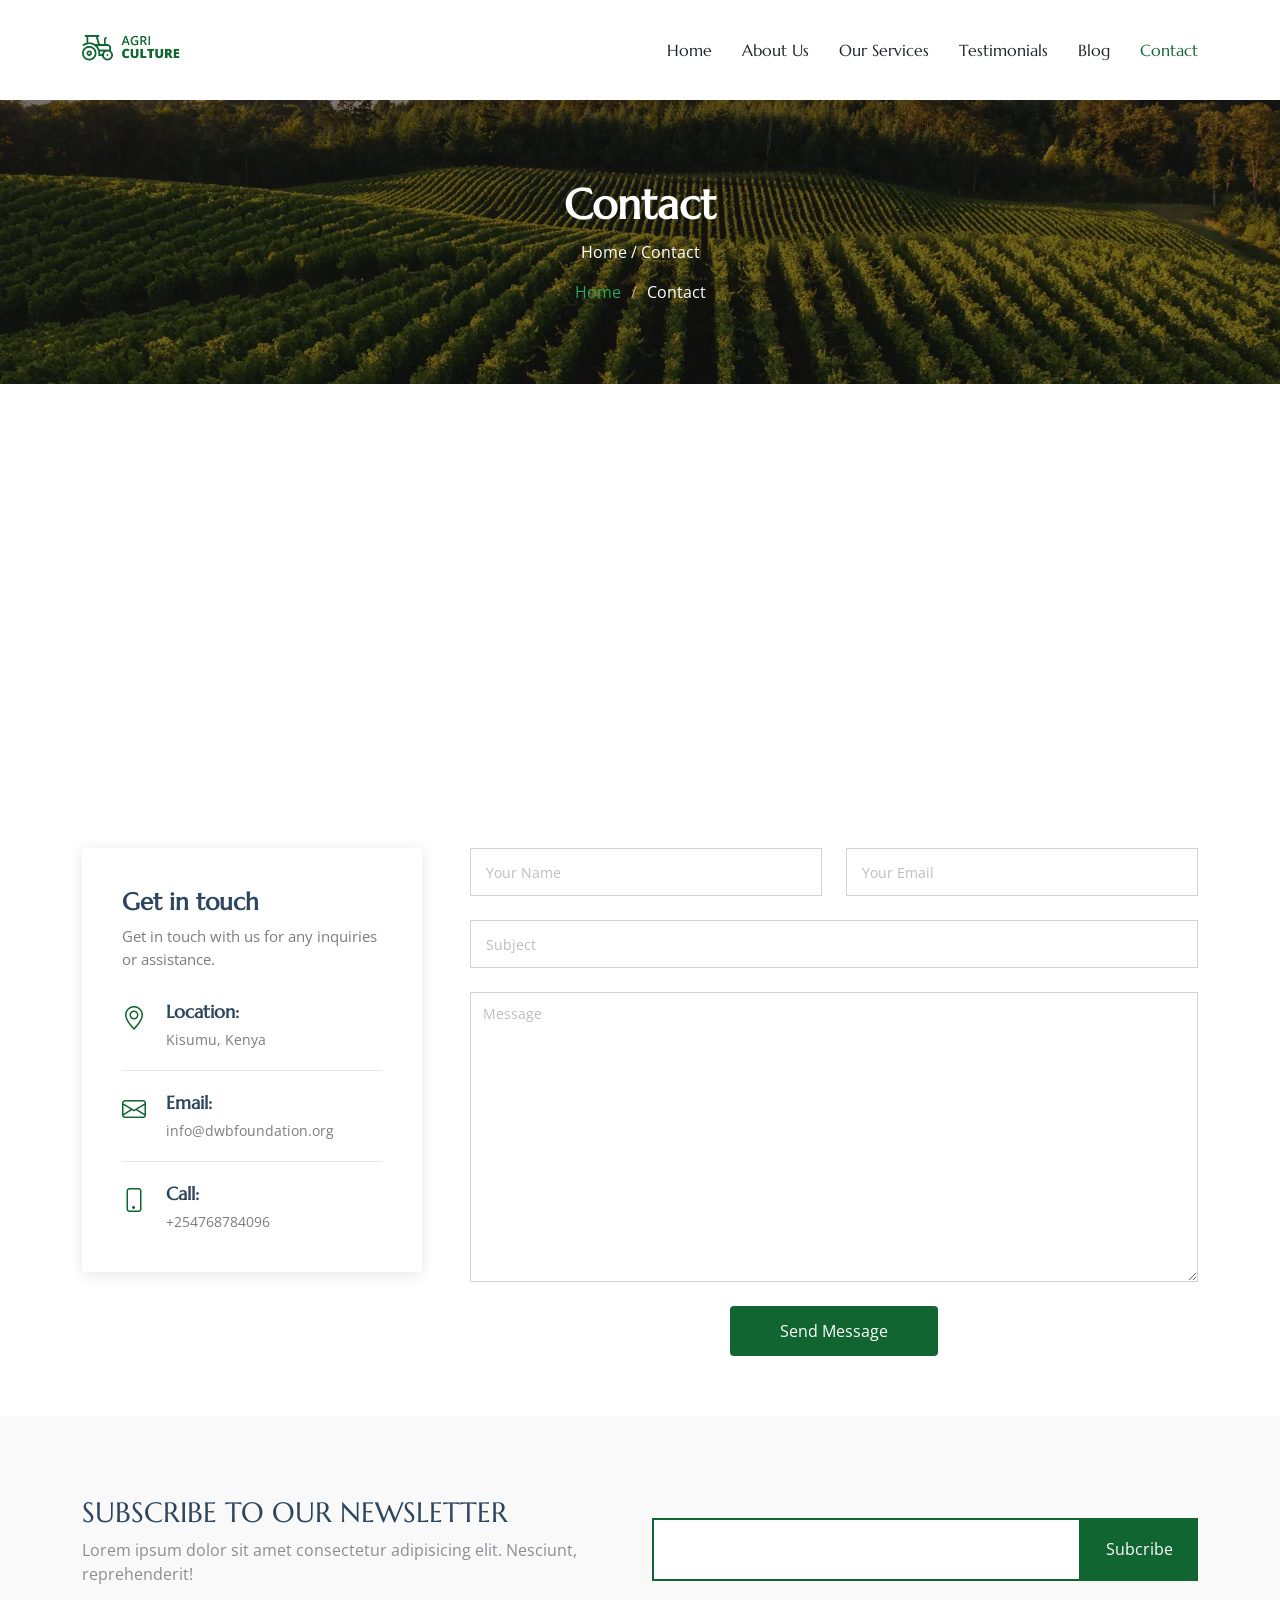
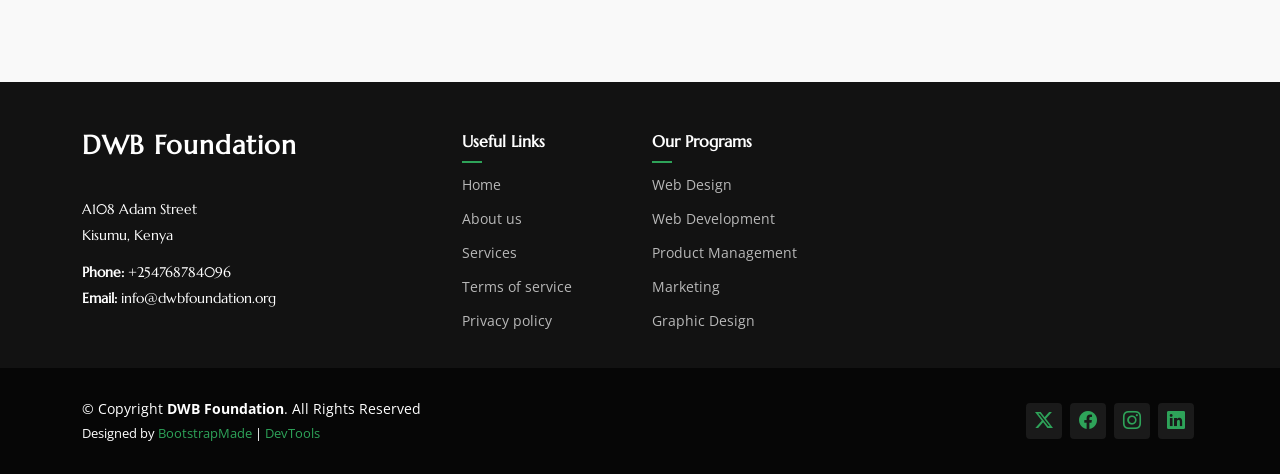
<file: contact.html>
<!DOCTYPE html>
<html lang="en">

<head>
  <meta charset="utf-8">
  <meta content="width=device-width, initial-scale=1.0" name="viewport">
  <title>Contact - DWB Foundation</title>
  <meta name="description" content="">
  <meta name="keywords" content="">

  <!-- Favicons -->
  <link href="assets/img/favicon.png" rel="icon">
  <link href="assets/img/apple-touch-icon.png" rel="apple-touch-icon">

  <!-- Fonts -->
  <link href="https://fonts.googleapis.com" rel="preconnect">
  <link href="https://fonts.gstatic.com" rel="preconnect" crossorigin>
  <link href="https://fonts.googleapis.com/css2?family=Open+Sans:ital,wght@0,300;0,400;0,500;0,600;0,700;0,800;1,300;1,400;1,500;1,600;1,700;1,800&family=Marcellus:wght@400&display=swap" rel="stylesheet">

  <!-- Vendor CSS Files -->
  <link href="assets/vendor/bootstrap/css/bootstrap.min.css" rel="stylesheet">
  <link href="assets/vendor/bootstrap-icons/bootstrap-icons.css" rel="stylesheet">
  <link href="assets/vendor/aos/aos.css" rel="stylesheet">
  <link href="assets/vendor/swiper/swiper-bundle.min.css" rel="stylesheet">
  <link href="assets/vendor/glightbox/css/glightbox.min.css" rel="stylesheet">

  <!-- Main CSS File -->
  <link href="assets/css/main.css" rel="stylesheet">

  <!-- =======================================================
  * Template Name: AgriCulture
  * Template URL: https://bootstrapmade.com/agriculture-bootstrap-website-template/
  * Updated: Aug 07 2024 with Bootstrap v5.3.3
  * Author: BootstrapMade.com
  * License: https://bootstrapmade.com/license/
  ======================================================== -->
</head>

<body class="contact-page">

  <header id="header" class="header d-flex align-items-center position-relative">
    <div class="container-fluid container-xl position-relative d-flex align-items-center justify-content-between">

      <a href="index.html" class="logo d-flex align-items-center">
        <!-- Uncomment the line below if you also wish to use an image logo -->
        <img src="assets/img/logo.png" alt="DWB Foundation">
        <!-- <h1 class="sitename">DWB Foundation</h1>  -->
      </a>

      <nav id="navmenu" class="navmenu">
        <ul>
          <li><a href="index.html">Home</a></li>
          <li><a href="about.html">About Us</a></li>
          <li><a href="services.html">Our Services</a></li>
          <li><a href="testimonials.html">Testimonials</a></li>
          <li><a href="blog.html">Blog</a></li> 
          <li><a href="contact.html" class="active">Contact</a></li>
        </ul>
        <i class="mobile-nav-toggle d-xl-none bi bi-list"></i>
      </nav>

    </div>
  </header>

  <main class="main">

    <!-- Page Title -->
    <div class="page-title dark-background" data-aos="fade" style="background-image: url(assets/img/page-title-bg.webp);">
      <div class="container position-relative">
        <h1>Contact</h1>
        <p>
          Home
          /
          Contact
        </p>
        <nav class="breadcrumbs">
          <ol>
            <li><a href="index.html">Home</a></li>
            <li class="current">Contact</li>
          </ol>
        </nav>
      </div>
    </div><!-- End Page Title -->

    <!-- Contact Section -->
    <section id="contact" class="contact section">

      <div class="mb-5">
        <iframe style="width: 100%; height: 400px;" src="https://www.google.com/maps/embed?pb=!1m14!1m8!1m3!1d12097.433213460943!2d-74.0062269!3d40.7101282!3m2!1i1024!2i768!4f13.1!3m3!1m2!1s0x0%3A0xb89d1fe6bc499443!2sDowntown+Conference+Center!5e0!3m2!1smk!2sbg!4v1539943755621" frameborder="0" allowfullscreen=""></iframe>
      </div><!-- End Google Maps -->

      <div class="container" data-aos="fade">

        <div class="row gy-5 gx-lg-5">

          <div class="col-lg-4">

            <div class="info">
              <h3>Get in touch</h3>
              <p>Get in touch with us for any inquiries or assistance.</p>

              <div class="info-item d-flex">
                <i class="bi bi-geo-alt flex-shrink-0"></i>
                <div>
                  <h4>Location:</h4>
                  <p>Kisumu, Kenya</p>
                </div>
              </div><!-- End Info Item -->

              <div class="info-item d-flex">
                <i class="bi bi-envelope flex-shrink-0"></i>
                <div>
                  <h4>Email:</h4>
                  <p>info@dwbfoundation.org</p>
                </div>
              </div><!-- End Info Item -->

              <div class="info-item d-flex">
                <i class="bi bi-phone flex-shrink-0"></i>
                <div>
                  <h4>Call:</h4>
                  <p>+254768784096</p>
                </div>
              </div><!-- End Info Item -->

            </div>

          </div>

          <div class="col-lg-8">
            <form action="forms/contact.php" method="post" role="form" class="php-email-form">
              <div class="row">
                <div class="col-md-6 form-group">
                  <input type="text" name="name" class="form-control" id="name" placeholder="Your Name" required="">
                </div>
                <div class="col-md-6 form-group mt-3 mt-md-0">
                  <input type="email" class="form-control" name="email" id="email" placeholder="Your Email" required="">
                </div>
              </div>
              <div class="form-group mt-3">
                <input type="text" class="form-control" name="subject" id="subject" placeholder="Subject" required="">
              </div>
              <div class="form-group mt-3">
                <textarea class="form-control" name="message" placeholder="Message" required=""></textarea>
              </div>
              <div class="my-3">
                <div class="loading">Loading</div>
                <div class="error-message"></div>
                <div class="sent-message">Your message has been sent. Thank you!</div>
              </div>
              <div class="text-center"><button type="submit">Send Message</button></div>
            </form>
          </div><!-- End Contact Form -->

        </div>

      </div>

    </section><!-- /Contact Section -->

    <!-- Call To Action Section -->
    <section id="call-to-action" class="call-to-action section light-background">

      <div class="content">
        <div class="container">
          <div class="row align-items-center">
            <div class="col-lg-6">
              <h3>Subscribe To Our Newsletter</h3>
              <p class="opacity-50">
                Lorem ipsum dolor sit amet consectetur adipisicing elit.
                Nesciunt, reprehenderit!
              </p>
            </div>
            <div class="col-lg-6">
              <form action="forms/newsletter.php" class="form-subscribe php-email-form">
                <div class="form-group d-flex align-items-stretch">
                  <input type="email" name="email" class="form-control h-100" placeholder="Enter your e-mail">
                  <input type="submit" class="btn btn-secondary px-4" value="Subcribe">
                </div>
                <div class="loading">Loading</div>
                <div class="error-message"></div>
                <div class="sent-message">
                  Your subscription request has been sent. Thank you!
                </div>
              </form>
            </div>
          </div>
        </div>
      </div>
    </section><!-- /Call To Action Section -->

  </main>

  <footer id="footer" class="footer dark-background">

    <div class="footer-top">
      <div class="container">
        <div class="row gy-4">
          <div class="col-lg-4 col-md-6 footer-about">
            <a href="index.html" class="logo d-flex align-items-center">
              <span class="sitename">DWB Foundation</span>
            </a>
            <div class="footer-contact pt-3">
              <p>A108 Adam Street</p>
              <p>Kisumu, Kenya</p>
              <p class="mt-3"><strong>Phone:</strong> <span>+254768784096</span></p>
              <p><strong>Email:</strong> <span>info@dwbfoundation.org</span></p>
            </div>
          </div>

          <div class="col-lg-2 col-md-3 footer-links">
            <h4>Useful Links</h4>
            <ul>
              <li><a href="#">Home</a></li>
              <li><a href="#">About us</a></li>
              <li><a href="#">Services</a></li>
              <li><a href="#">Terms of service</a></li>
              <li><a href="#">Privacy policy</a></li>
            </ul>
          </div>

          <div class="col-lg-2 col-md-3 footer-links">
            <h4>Our Programs</h4>
            <ul>
              <li><a href="#">Web Design</a></li>
              <li><a href="#">Web Development</a></li>
              <li><a href="#">Product Management</a></li>
              <li><a href="#">Marketing</a></li>
              <li><a href="#">Graphic Design</a></li>
            </ul>
          </div>

        </div>
      </div>
    </div>

    <div class="copyright text-center">
      <div class="container d-flex flex-column flex-lg-row justify-content-center justify-content-lg-between align-items-center">

        <div class="d-flex flex-column align-items-center align-items-lg-start">
          <div>
            © Copyright <strong><span>DWB Foundation</span></strong>. All Rights Reserved
          </div>
          <div class="credits">
            <!-- All the links in the footer should remain intact. -->
            <!-- You can delete the links only if you purchased the pro version. -->
            <!-- Licensing information: https://bootstrapmade.com/license/ -->
            <!-- Purchase the pro version with working PHP/AJAX contact form: https://bootstrapmade.com/herobiz-bootstrap-business-template/ -->
            Designed by <a href="https://bootstrapmade.com/">BootstrapMade</a> | <a href="https://bootstrapmade.com/tools/">DevTools</a>
          </div>
        </div>

        <div class="social-links order-first order-lg-last mb-3 mb-lg-0">
          <a href="https://twitter.com/DWBFoundation"><i class="bi bi-twitter-x"></i></a>
          <a href="https://www.facebook.com/DWBFoundation"><i class="bi bi-facebook"></i></a>
          <a href="https://www.instagram.com/DWBFoundation"><i class="bi bi-instagram"></i></a>
          <a href="https://www.linkedin.com/company/DWBFoundation"><i class="bi bi-linkedin"></i></a>
        </div>

      </div>
    </div>

  </footer>

  <!-- Scroll Top -->
  <a href="#" id="scroll-top" class="scroll-top d-flex align-items-center justify-content-center"><i class="bi bi-arrow-up-short"></i></a>

  <!-- Preloader -->
  <div id="preloader"></div>

  <!-- Vendor JS Files -->
  <script src="assets/vendor/bootstrap/js/bootstrap.bundle.min.js"></script>
  <script src="assets/vendor/php-email-form/validate.js"></script>
  <script src="assets/vendor/aos/aos.js"></script>
  <script src="assets/vendor/swiper/swiper-bundle.min.js"></script>
  <script src="assets/vendor/glightbox/js/glightbox.min.js"></script>

  <!-- Main JS File -->
  <script src="assets/js/main.js"></script>

</body>

</html>
</file>
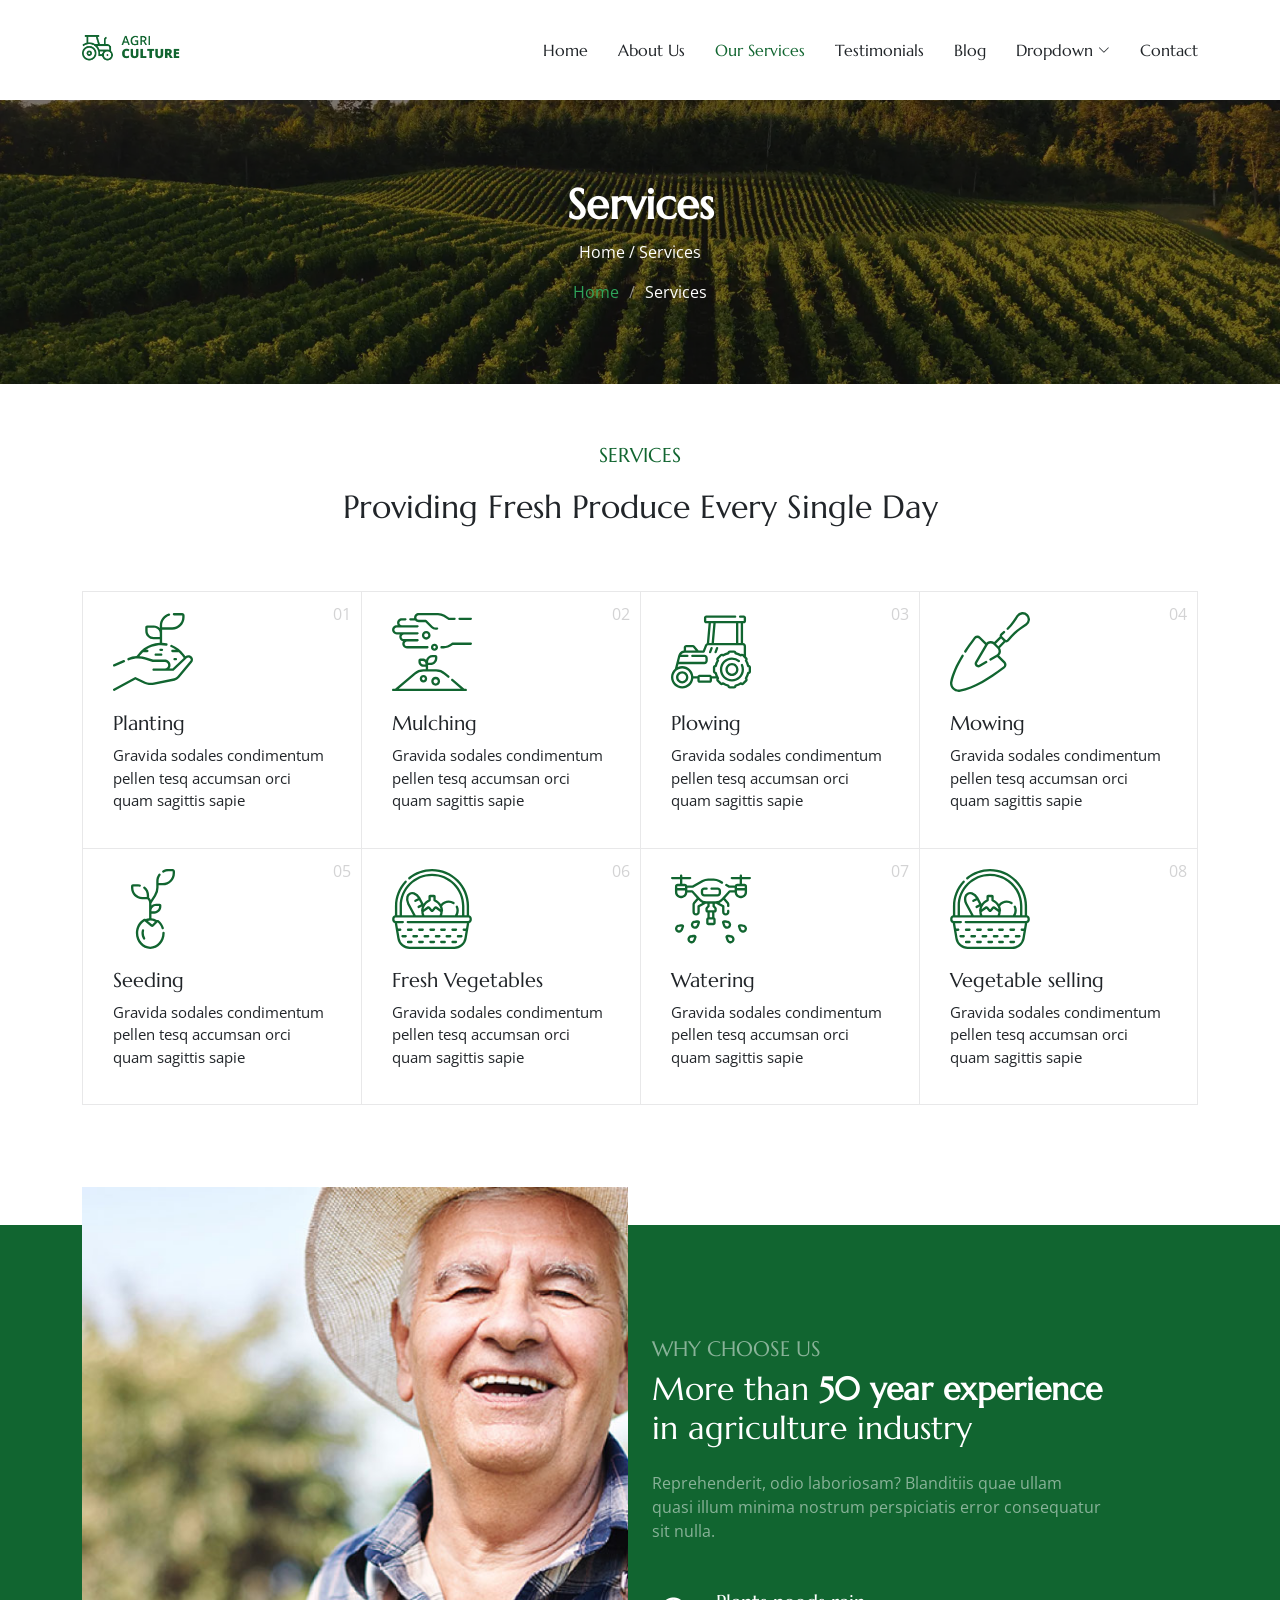
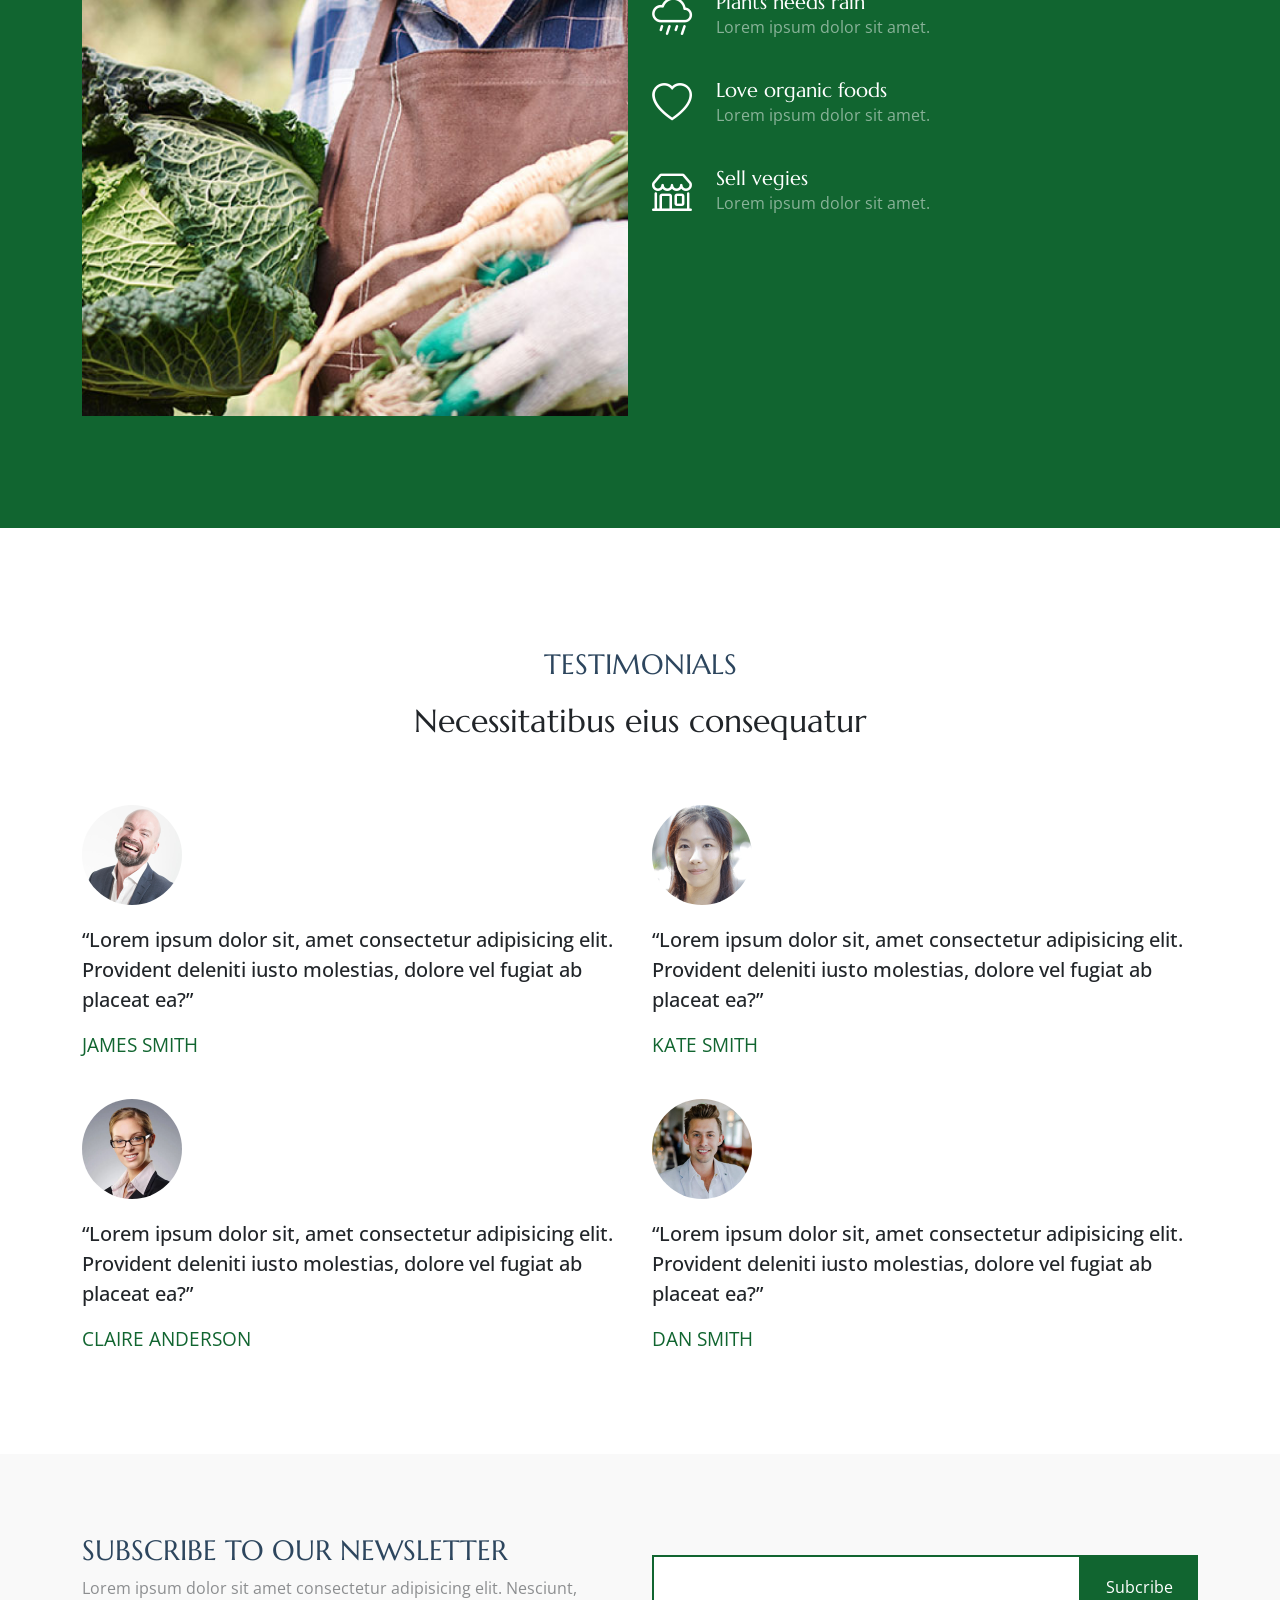
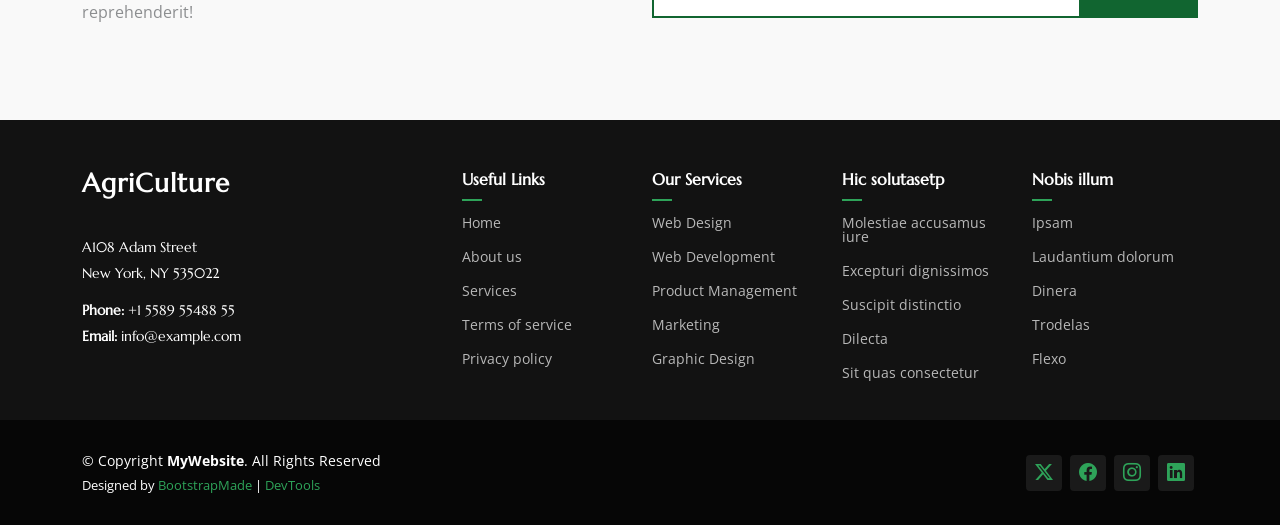
<file: services.html>
<!DOCTYPE html>
<html lang="en">

<head>
  <meta charset="utf-8">
  <meta content="width=device-width, initial-scale=1.0" name="viewport">
  <title>Services - AgriCulture Bootstrap Template</title>
  <meta name="description" content="">
  <meta name="keywords" content="">

  <!-- Favicons -->
  <link href="assets/img/favicon.png" rel="icon">
  <link href="assets/img/apple-touch-icon.png" rel="apple-touch-icon">

  <!-- Fonts -->
  <link href="https://fonts.googleapis.com" rel="preconnect">
  <link href="https://fonts.gstatic.com" rel="preconnect" crossorigin>
  <link href="https://fonts.googleapis.com/css2?family=Open+Sans:ital,wght@0,300;0,400;0,500;0,600;0,700;0,800;1,300;1,400;1,500;1,600;1,700;1,800&family=Marcellus:wght@400&display=swap" rel="stylesheet">

  <!-- Vendor CSS Files -->
  <link href="assets/vendor/bootstrap/css/bootstrap.min.css" rel="stylesheet">
  <link href="assets/vendor/bootstrap-icons/bootstrap-icons.css" rel="stylesheet">
  <link href="assets/vendor/aos/aos.css" rel="stylesheet">
  <link href="assets/vendor/swiper/swiper-bundle.min.css" rel="stylesheet">
  <link href="assets/vendor/glightbox/css/glightbox.min.css" rel="stylesheet">

  <!-- Main CSS File -->
  <link href="assets/css/main.css" rel="stylesheet">

  <!-- =======================================================
  * Template Name: AgriCulture
  * Template URL: https://bootstrapmade.com/agriculture-bootstrap-website-template/
  * Updated: Aug 07 2024 with Bootstrap v5.3.3
  * Author: BootstrapMade.com
  * License: https://bootstrapmade.com/license/
  ======================================================== -->
</head>

<body class="services-page">

  <header id="header" class="header d-flex align-items-center position-relative">
    <div class="container-fluid container-xl position-relative d-flex align-items-center justify-content-between">

      <a href="index.html" class="logo d-flex align-items-center">
        <!-- Uncomment the line below if you also wish to use an image logo -->
        <img src="assets/img/logo.png" alt="AgriCulture">
        <!-- <h1 class="sitename">AgriCulture</h1>  -->
      </a>

      <nav id="navmenu" class="navmenu">
        <ul>
          <li><a href="index.html">Home</a></li>
          <li><a href="about.html">About Us</a></li>
          <li><a href="services.html" class="active">Our Services</a></li>
          <li><a href="testimonials.html">Testimonials</a></li>
          <li><a href="blog.html">Blog</a></li>
          <li class="dropdown"><a href="#"><span>Dropdown</span> <i class="bi bi-chevron-down toggle-dropdown"></i></a>
            <ul>
              <li><a href="#">Dropdown 1</a></li>
              <li class="dropdown"><a href="#"><span>Deep Dropdown</span> <i class="bi bi-chevron-down toggle-dropdown"></i></a>
                <ul>
                  <li><a href="#">Deep Dropdown 1</a></li>
                  <li><a href="#">Deep Dropdown 2</a></li>
                  <li><a href="#">Deep Dropdown 3</a></li>
                  <li><a href="#">Deep Dropdown 4</a></li>
                  <li><a href="#">Deep Dropdown 5</a></li>
                </ul>
              </li>
              <li><a href="#">Dropdown 2</a></li>
              <li><a href="#">Dropdown 3</a></li>
              <li><a href="#">Dropdown 4</a></li>
            </ul>
          </li>
          <li><a href="contact.html">Contact</a></li>
        </ul>
        <i class="mobile-nav-toggle d-xl-none bi bi-list"></i>
      </nav>

    </div>
  </header>

  <main class="main">

    <!-- Page Title -->
    <div class="page-title dark-background" data-aos="fade" style="background-image: url(assets/img/page-title-bg.webp);">
      <div class="container position-relative">
        <h1>Services</h1>
        <p>
          Home
          /
          Services</p>
        <nav class="breadcrumbs">
          <ol>
            <li><a href="index.html">Home</a></li>
            <li class="current">Services</li>
          </ol>
        </nav>
      </div>
    </div><!-- End Page Title -->

    <!-- Services Section -->
    <section id="services" class="services section">

      <!-- Section Title -->
      <div class="container section-title" data-aos="fade-up">
        <h2>SERVICES</h2>
        <p>Providing Fresh Produce Every Single Day</p>
      </div><!-- End Section Title -->
      <div class="content">
        <div class="container">
          <div class="row g-0">
            <div class="col-lg-3 col-md-6">
              <div class="service-item">
                <span class="number">01</span>
                <div class="service-item-icon">
                  <svg xmlns="http://www.w3.org/2000/svg" version="1.1" xmlns:xlink="http://www.w3.org/1999/xlink" width="80" height="80" x="0" y="0" viewBox="0 0 509.435 509.435" style="enable-background: new 0 0 512 512" xml:space="preserve" class="">
                    <g>
                      <path d="M7.506 347.639c.994 0 2.005-.199 2.976-.619l62.037-26.857a7.5 7.5 0 0 0 3.903-9.862 7.5 7.5 0 0 0-9.862-3.903L4.523 333.255a7.501 7.501 0 0 0 2.983 14.384zM500.883 283.197c-10.953-10.952-28.175-11.423-39.689-1.267l-10.034-13.307c-19.783-26.239-46.1-46.623-76.103-58.948a7.5 7.5 0 0 0-5.699 13.875c11.136 4.575 21.708 10.382 31.567 17.249h-22.621c-4.143 0-7.5 3.358-7.5 7.5s3.357 7.5 7.5 7.5h41.188a169.382 169.382 0 0 1 19.691 21.855l11.048 14.652-71.171 67.597h-19.48a35.772 35.772 0 0 0 6.775-20.976c0-19.837-16.139-35.975-35.976-35.975h-75.023l-48.33-15.005a160.871 160.871 0 0 0-37.992-6.934l2.533-3.359a169.852 169.852 0 0 1 19.67-21.855h27.398c4.143 0 7.5-3.358 7.5-7.5s-3.357-7.5-7.5-7.5h-8.848a165.125 165.125 0 0 1 38.01-19.73c28.992-10.532 60.376-12.89 90.754-6.821a7.498 7.498 0 0 0 8.824-5.885 7.5 7.5 0 0 0-5.885-8.824 184.517 184.517 0 0 0-28.616-3.4v-83.727h64.189c43.49 0 78.872-35.382 78.872-78.872V22.488c0-8.712-7.088-15.801-15.801-15.801h-51.729c-4.143 0-7.5 3.358-7.5 7.5s3.357 7.5 7.5 7.5h51.729c.441 0 .801.359.801.801v11.051c0 35.219-28.653 63.872-63.872 63.872h-64.189V85.559c0-28.082 18.793-53.262 45.701-61.234a7.5 7.5 0 1 0-4.261-14.382c-15.972 4.732-30.338 14.681-40.451 28.015-10.46 13.79-15.988 30.25-15.988 47.601v16.416c-9.59-9.839-22.97-15.965-37.762-15.965h-43.432c-6.193 0-11.232 5.039-11.232 11.232v23.629c0 29.093 23.669 52.762 52.763 52.762h39.663v22.475a183.375 183.375 0 0 0-55.199 10.86c-32.974 11.978-61.705 33.297-83.085 61.653l-9.313 12.351a161.07 161.07 0 0 0-54.289 12.692 7.5 7.5 0 0 0-3.949 9.844 7.498 7.498 0 0 0 9.844 3.949c31.858-13.616 67.62-15.458 100.696-5.188l49.416 15.343c.72.224 1.47.337 2.224.337h76.161c11.566 0 20.976 9.409 20.976 20.975s-9.409 20.976-20.976 20.976h-71.803c-4.143 0-7.5 3.358-7.5 7.5s3.357 7.5 7.5 7.5h123.477a7.5 7.5 0 0 0 5.165-2.062l83.48-79.289c5.56-5.279 14.158-5.167 19.577.252a13.957 13.957 0 0 1 .853 18.9l-80.942 97.046a37.161 37.161 0 0 1-21.112 12.581L259.57 448.474c-20.377 4.113-41.89 1.365-60.575-7.739l-53.332-25.982a7.507 7.507 0 0 0-6.884.162L3.903 488.665a7.5 7.5 0 0 0 7.197 13.161l131.475-71.888 49.849 24.285c21.631 10.538 46.53 13.72 70.114 8.957l129.506-26.146a52.209 52.209 0 0 0 29.663-17.677l80.942-97.046c9.682-11.61 8.923-28.426-1.766-39.114zM258.212 158.634c-20.822 0-37.763-16.94-37.763-37.762V101.01h39.664c20.822 0 37.762 16.94 37.762 37.762v19.861h-39.663z" fill="currentColor" opacity="1" data-original="currentColor"></path>
                      <path d="M319.171 240.778a7.5 7.5 0 0 0-7.5-7.5h-9.43c-4.143 0-7.5 3.358-7.5 7.5s3.357 7.5 7.5 7.5h9.43a7.5 7.5 0 0 0 7.5-7.5zM272.068 264.08c-4.143 0-7.5 3.358-7.5 7.5s3.357 7.5 7.5 7.5h34.888c4.143 0 7.5-3.358 7.5-7.5s-3.357-7.5-7.5-7.5zM400.305 307.996c4.143 0 7.5-3.358 7.5-7.5s-3.357-7.5-7.5-7.5h-8.172c-4.143 0-7.5 3.358-7.5 7.5s3.357 7.5 7.5 7.5z" fill="currentColor" opacity="1" data-original="currentColor"></path>
                    </g>
                  </svg>
                </div>
                <div class="service-item-content">
                  <h3 class="service-heading">Planting</h3>
                  <p>
                    Gravida sodales condimentum pellen tesq accumsan orci quam
                    sagittis sapie
                  </p>
                </div>
              </div>
            </div>
            <div class="col-lg-3 col-md-6">
              <div class="service-item">
                <span class="number">02</span>
                <div class="service-item-icon">
                  <svg xmlns="http://www.w3.org/2000/svg" version="1.1" xmlns:xlink="http://www.w3.org/1999/xlink" width="80" height="80" x="0" y="0" viewBox="0 0 514.314 514.314" style="enable-background: new 0 0 512 512" xml:space="preserve" class="">
                    <g>
                      <path d="M434.176 51.297h72.639c4.143 0 7.5-3.358 7.5-7.5s-3.357-7.5-7.5-7.5h-72.639c-4.143 0-7.5 3.358-7.5 7.5s3.357 7.5 7.5 7.5zM117.994 54.791h30.852c5.47 6.605 13.729 10.82 22.955 10.82h42.865l35.886 35.886c8.246 8.246 19.209 12.787 30.869 12.787h8.32c4.143 0 7.5-3.358 7.5-7.5s-3.357-7.5-7.5-7.5h-8.32c-7.654 0-14.85-2.981-20.262-8.393l-38.083-38.083a7.5 7.5 0 0 0-5.304-2.197H171.8c-8.159 0-14.797-6.638-14.797-14.797s6.638-14.797 14.797-14.797h123.757a66.756 66.756 0 0 1 35.416 10.157l30.374 18.983a7.497 7.497 0 0 0 3.975 1.14h36.891c4.143 0 7.5-3.358 7.5-7.5s-3.357-7.5-7.5-7.5h-34.739l-28.551-17.843a81.742 81.742 0 0 0-43.365-12.437H171.801c-16.43 0-29.797 13.367-29.797 29.798 0 1.349.099 2.675.273 3.977h-24.283a7.5 7.5 0 1 0 0 14.999zM30.38 144.476h20.344a29.724 29.724 0 0 0-4.003 14.921c0 14.399 10.225 26.453 23.795 29.288a29.746 29.746 0 0 0-4.371 15.555c0 16.499 13.423 29.921 29.921 29.921h131.637a7.5 7.5 0 0 0 7.498-7.688 7.5 7.5 0 0 0-8.307-7.311H96.065c-8.228 0-14.921-6.694-14.921-14.921s6.693-14.921 14.921-14.921H163.9c4.143 0 7.5-3.358 7.5-7.5s-3.357-7.5-7.5-7.5H76.643c-8.228 0-14.922-6.694-14.922-14.921s6.694-14.921 14.922-14.921H163.9c4.143 0 7.5-3.358 7.5-7.5s-3.357-7.5-7.5-7.5H30.38c-8.228 0-14.921-6.694-14.921-14.921s6.693-14.921 14.921-14.921H163.9c4.143 0 7.5-3.358 7.5-7.5s-3.357-7.5-7.5-7.5H62.547c-8.228 0-14.921-6.694-14.921-14.921s6.693-14.921 14.921-14.921h23.485c4.143 0 7.5-3.358 7.5-7.5s-3.357-7.5-7.5-7.5H62.547c-16.498 0-29.921 13.423-29.921 29.921a29.719 29.719 0 0 0 4.003 14.921H30.38C13.882 84.636.459 98.059.459 114.557s13.423 29.919 29.921 29.919zM506.814 196.74H389.248a7.497 7.497 0 0 0-4.629 1.599l-5.613 4.403c-13.495 10.588-30.375 16.42-47.529 16.42h-12.272a7.5 7.5 0 0 0-8.309 7.5 7.5 7.5 0 0 0 7.5 7.5h13.081c20.496 0 40.664-6.967 56.788-19.618l3.574-2.804h114.976a7.5 7.5 0 1 0-.001-15z" fill="currentColor" opacity="1" data-original="currentColor" class=""></path>
                      <path d="M192.215 150.164c0 15.372 12.506 27.878 27.878 27.878s27.879-12.506 27.879-27.878-12.507-27.878-27.879-27.878-27.878 12.506-27.878 27.878zm40.757 0c0 7.101-5.777 12.878-12.879 12.878-7.101 0-12.878-5.777-12.878-12.878s5.777-12.878 12.878-12.878c7.101-.001 12.879 5.777 12.879 12.878zM273.049 203.771c-12.599 0-22.848 10.25-22.848 22.848s10.249 22.847 22.848 22.847 22.848-10.249 22.848-22.847-10.25-22.848-22.848-22.848zm0 30.695c-4.327 0-7.848-3.52-7.848-7.847s3.521-7.848 7.848-7.848 7.848 3.521 7.848 7.848-3.521 7.847-7.848 7.847zM474.178 493.298h-9.202l-73.199-62.323c-3.155-2.686-7.888-2.305-10.573.849s-2.305 7.887.849 10.572l59.785 50.902H43.105l108.164-92.092a77.855 77.855 0 0 1 50.423-18.558h81.558a77.851 77.851 0 0 1 50.423 18.558l24.029 20.458a7.498 7.498 0 0 0 10.573-.849 7.5 7.5 0 0 0-.849-10.572l-24.029-20.458a92.867 92.867 0 0 0-60.147-22.137h-51.158v-26.806h15.44c24.205 0 43.896-19.692 43.896-43.897v-8.808c0-6.785-5.52-12.305-12.305-12.305h-18.135c-19.99 0-36.891 13.437-42.174 31.749-5.716-4.945-13.156-7.947-21.29-7.947h-15.061c-6.942 0-12.591 5.648-12.591 12.592v7.399c0 17.97 14.619 32.589 32.589 32.589h14.629v15.433h-15.399a92.867 92.867 0 0 0-60.147 22.137L19.967 493.298H7.5c-4.143 0-7.5 3.358-7.5 7.5s3.357 7.5 7.5 7.5h466.678a7.5 7.5 0 0 0 0-15zM232.092 319.73c0-15.934 12.963-28.897 28.897-28.897h15.439v6.112c0 15.934-12.963 28.897-28.896 28.897h-15.44zm-16.978 17.485h-12.651c-9.698 0-17.589-7.89-17.589-17.589v-4.991h12.651c9.698 0 17.589 7.89 17.589 17.589z" fill="currentColor" opacity="1" data-original="currentColor" class=""></path>
                      <path d="M178.358 429.065c0 13.218 10.754 23.972 23.972 23.972s23.972-10.753 23.972-23.972-10.754-23.972-23.972-23.972-23.972 10.753-23.972 23.972zm32.944 0c0 4.947-4.024 8.972-8.972 8.972s-8.972-4.025-8.972-8.972 4.024-8.972 8.972-8.972 8.972 4.024 8.972 8.972zM252.23 445.536c0 15.706 12.777 28.484 28.483 28.484s28.484-12.778 28.484-28.484-12.778-28.484-28.484-28.484-28.483 12.778-28.483 28.484zm41.968 0c0 7.435-6.049 13.484-13.484 13.484s-13.483-6.049-13.483-13.484 6.049-13.484 13.483-13.484c7.435 0 13.484 6.049 13.484 13.484z" fill="currentColor" opacity="1" data-original="currentColor" class=""></path>
                    </g>
                  </svg>
                </div>
                <div class="service-item-content">
                  <h3 class="service-heading">Mulching</h3>
                  <p>
                    Gravida sodales condimentum pellen tesq accumsan orci quam
                    sagittis sapie
                  </p>
                </div>
              </div>
            </div>
            <div class="col-lg-3 col-md-6">
              <div class="service-item">
                <span class="number">03</span>
                <div class="service-item-icon">
                  <svg xmlns="http://www.w3.org/2000/svg" version="1.1" xmlns:xlink="http://www.w3.org/1999/xlink" width="80" height="80" x="0" y="0" viewBox="0 0 516.53 516.53" style="enable-background: new 0 0 512 512" xml:space="preserve" class="">
                    <g>
                      <path d="M504.085 341.447a113.617 113.617 0 0 0-11.524-27.805c3.866-6.212 3.104-14.506-2.288-19.897l-5.804-5.804v-67.388c0-10.907-8.398-19.878-19.066-20.817V73.099h4.012c8.301 0 15.054-6.753 15.054-15.054V37.599c0-8.301-6.753-15.054-15.054-15.054h-23.242a7.5 7.5 0 0 0 0 15l23.296.054-.054 20.5-241.554-.054.054-20.5H414.21a7.5 7.5 0 0 0 0-15H227.916c-8.301 0-15.054 6.753-15.054 15.054v20.446c0 8.301 6.753 15.054 15.054 15.054h14.719L231.27 201.13c-5.215 2.077-9.463 6.215-11.642 11.675l-14.014 35.128h-27.323l-24.417-28.857a16.73 16.73 0 0 0-12.795-5.936H99.071c-9.242 0-16.761 7.519-16.761 16.761v18.66a44.759 44.759 0 0 0-35.97 33.278L24.937 367.09C9.676 380.359 0 399.894 0 421.658c0 39.881 32.446 72.327 72.328 72.327 37.349 0 68.174-28.457 71.938-64.827h25.905v12.546c0 8.282 6.738 15.02 15.02 15.02h64.364c8.282 0 15.02-6.738 15.02-15.02v-12.546h29.374c-3.278 6.098-2.356 13.875 2.785 19.016l19.555 19.554a16 16 0 0 0 11.388 4.718c3.045 0 5.961-.839 8.506-2.431a113.556 113.556 0 0 0 27.808 11.525c1.662 7.123 8.064 12.445 15.686 12.445h27.655c7.602 0 13.99-5.293 15.672-12.441a113.582 113.582 0 0 0 27.814-11.525 15.986 15.986 0 0 0 8.514 2.427c4.302 0 8.346-1.675 11.388-4.717l19.555-19.555c5.396-5.396 6.156-13.7 2.29-19.901a113.607 113.607 0 0 0 11.522-27.801c7.123-1.662 12.445-8.064 12.445-15.686v-27.655c-.002-7.621-5.324-14.023-12.447-15.684zm-53.681-141.805h-15.681V73.099h15.681zM419.723 73.099v126.543h-142.46l11.233-126.543zm-146.286 0-11.233 126.543h-15.743l11.234-126.543zM99.071 228.14h42.008c.519 0 1.008.227 1.344.624l16.219 19.169H97.311v-18.032c0-.971.79-1.761 1.76-1.761zm-51.11 108.845h167.157c12.315 0 22.334-10.019 22.334-22.334v-16.152c0-12.315-10.019-22.334-22.334-22.334h-77.364a7.5 7.5 0 0 0 0 15h77.364c4.044 0 7.334 3.29 7.334 7.334v16.152c0 4.044-3.29 7.334-7.334 7.334H51.727l7.738-30.821h46.327a7.5 7.5 0 0 0 0-15h-40.76a29.774 29.774 0 0 1 24.779-13.231h120.886a7.5 7.5 0 0 0 6.966-4.721l15.897-39.849a5.883 5.883 0 0 1 5.49-3.721h224.51a5.916 5.916 0 0 1 5.91 5.91v52.522c-5.348-4.343-12.853-4.747-18.636-1.165a113.598 113.598 0 0 0-27.818-11.532c-1.662-7.123-8.063-12.445-15.685-12.445h-27.655c-7.602 0-13.99 5.294-15.672 12.441a113.583 113.583 0 0 0-27.818 11.527c-6.213-3.868-14.506-3.104-19.897 2.288l-19.555 19.555c-5.375 5.375-6.149 13.637-2.28 19.884a113.572 113.572 0 0 0-11.531 27.818c-7.123 1.662-12.445 8.063-12.445 15.685v27.655c0 7.602 5.293 13.99 12.441 15.672 1.242 4.67 2.784 9.24 4.603 13.699h-24.12c-2.277-5.402-7.626-9.204-13.847-9.204h-64.364c-6.221 0-11.569 3.802-13.847 9.204h-27.078c-3.764-36.371-34.589-64.828-71.938-64.828a71.896 71.896 0 0 0-28.994 6.086zm24.367 142c-31.61 0-57.328-25.717-57.328-57.327s25.717-57.328 57.328-57.328 57.327 25.717 57.327 57.328-25.717 57.327-57.327 57.327zm177.24-37.262h-.013l-64.384-.02.02-21.75 64.384.02zm251.962-56.937c0 .609-.496 1.105-1.189 1.105-4.816 0-8.956 3.287-10.065 7.992a98.695 98.695 0 0 1-12.139 29.288c-2.543 4.113-1.939 9.365 1.447 12.75l.084.084a1.105 1.105 0 0 1 0 1.562l-19.555 19.555a1.085 1.085 0 0 1-.781.323c-.208 0-.514-.056-.761-.303a3.326 3.326 0 0 0-.084-.084c-3.406-3.407-8.658-4.01-12.77-1.467a98.657 98.657 0 0 1-29.288 12.138c-4.706 1.11-7.992 5.25-7.992 10.15 0 .609-.496 1.105-1.104 1.105h-27.655c-.609 0-1.105-.496-1.105-1.189 0-4.816-3.287-8.956-7.992-10.066a98.69 98.69 0 0 1-29.287-12.137 10.35 10.35 0 0 0-5.455-1.561c-2.68 0-5.338 1.049-7.38 3.091a1.085 1.085 0 0 1-.781.323c-.208 0-.513-.056-.781-.324l-19.555-19.555c-.431-.431-.431-1.132.064-1.627 3.406-3.406 4.009-8.657 1.466-12.77a98.66 98.66 0 0 1-12.138-29.287c-1.11-4.706-5.25-7.992-10.15-7.992a1.107 1.107 0 0 1-1.105-1.105V357.13c0-.609.496-1.104 1.189-1.104 4.816 0 8.956-3.287 10.066-7.992a98.661 98.661 0 0 1 12.138-29.288c2.542-4.112 1.939-9.364-1.531-12.833a1.106 1.106 0 0 1 0-1.563l19.555-19.555c.431-.431 1.132-.431 1.626.064 3.407 3.408 8.658 4.011 12.77 1.467a98.666 98.666 0 0 1 29.288-12.138c4.706-1.11 7.992-5.25 7.992-10.15 0-.609.496-1.105 1.105-1.105h27.655c.609 0 1.104.496 1.104 1.189 0 4.816 3.287 8.956 7.992 10.066a98.664 98.664 0 0 1 29.288 12.139c4.113 2.543 9.365 1.939 12.833-1.531a1.107 1.107 0 0 1 1.563 0l19.555 19.555c.431.431.431 1.132-.062 1.625-3.408 3.406-4.012 8.658-1.468 12.771a98.666 98.666 0 0 1 12.138 29.288c1.11 4.706 5.25 7.992 10.066 7.992h.084c.609 0 1.105.496 1.105 1.104z" fill="currentColor" opacity="1" data-original="currentColor" class=""></path>
                      <path d="M454.895 335.721a7.5 7.5 0 0 0-3.834 9.889 62.412 62.412 0 0 1 5.335 25.349c0 34.678-28.213 62.891-62.891 62.891s-62.891-28.213-62.891-62.891c0-34.679 28.213-62.892 62.891-62.892a62.934 62.934 0 0 1 40.397 14.703 7.5 7.5 0 0 0 10.566-.923 7.5 7.5 0 0 0-.923-10.566 77.96 77.96 0 0 0-50.041-18.213c-42.949 0-77.891 34.942-77.891 77.892 0 42.949 34.942 77.891 77.891 77.891s77.891-34.942 77.891-77.891c0-10.895-2.224-21.46-6.611-31.403a7.5 7.5 0 0 0-9.889-3.836zM72.328 381.807c-21.974 0-39.851 17.877-39.851 39.851s17.877 39.851 39.851 39.851 39.851-17.877 39.851-39.851-17.878-39.851-39.851-39.851zm0 64.702c-13.703 0-24.851-11.148-24.851-24.851s11.148-24.851 24.851-24.851 24.851 11.148 24.851 24.851-11.149 24.851-24.851 24.851z" fill="currentColor" opacity="1" data-original="currentColor" class=""></path>
                      <path d="M393.504 328.829c-23.23 0-42.13 18.899-42.13 42.13 0 23.23 18.899 42.129 42.13 42.129s42.13-18.899 42.13-42.129-18.9-42.13-42.13-42.13zm0 69.26c-14.959 0-27.13-12.17-27.13-27.129s12.17-27.13 27.13-27.13 27.13 12.17 27.13 27.13c0 14.958-12.171 27.129-27.13 27.129zM249.861 265.585a7.487 7.487 0 0 0 2.663.491 7.503 7.503 0 0 0 7.013-4.838l9.438-24.841a7.5 7.5 0 0 0-14.022-5.328l-9.438 24.841a7.499 7.499 0 0 0 4.346 9.675zM285.384 265.585a7.487 7.487 0 0 0 2.663.491 7.502 7.502 0 0 0 7.012-4.838l9.439-24.841a7.5 7.5 0 0 0-4.347-9.675 7.5 7.5 0 0 0-9.675 4.347l-9.439 24.841a7.5 7.5 0 0 0 4.347 9.675z" fill="currentColor" opacity="1" data-original="currentColor" class=""></path>
                    </g>
                  </svg>
                </div>
                <div class="service-item-content">
                  <h3 class="service-heading">Plowing</h3>
                  <p>
                    Gravida sodales condimentum pellen tesq accumsan orci quam
                    sagittis sapie
                  </p>
                </div>
              </div>
            </div>
            <div class="col-lg-3 col-md-6">
              <div class="service-item">
                <span class="number">04</span>
                <div class="service-item-icon">
                  <svg xmlns="http://www.w3.org/2000/svg" version="1.1" xmlns:xlink="http://www.w3.org/1999/xlink" width="80" height="80" x="0" y="0" viewBox="0 0 509.389 509.389" style="enable-background: new 0 0 512 512" xml:space="preserve" class="">
                    <g>
                      <path d="M495.69 14.267A46.636 46.636 0 0 0 458.364.766a46.637 46.637 0 0 0-34.257 20.05l-24.614 35.749a309.594 309.594 0 0 1-37.289 44.521 7.5 7.5 0 0 0 10.544 10.668 324.596 324.596 0 0 0 39.1-46.684l24.614-35.749a31.674 31.674 0 0 1 23.268-13.618 31.66 31.66 0 0 1 25.354 9.17 31.681 31.681 0 0 1 9.171 25.355 31.679 31.679 0 0 1-13.618 23.267l-35.75 24.615a324.066 324.066 0 0 0-59.859 53.246l-22.502 25.667a5.412 5.412 0 0 1-3.933 1.86c-1.518.071-2.966-.518-4.047-1.599l-21.873-21.872c-1.081-1.082-1.649-2.52-1.599-4.048s.711-2.925 1.86-3.933l15.802-13.854a7.5 7.5 0 0 0-9.889-11.279l-15.802 13.854a20.546 20.546 0 0 0-6.964 14.719 20.37 20.37 0 0 0 .64 5.69l-35.241 35.241c-7.726-5.323-17.119-7.656-26.65-6.449-8.734 1.104-16.614 5.058-22.612 11.157l-37.903-37.903a28.552 28.552 0 0 0-22.3-8.292 28.547 28.547 0 0 0-20.847 11.457c-23.749 31.972-43.447 60.009-60.222 85.713a7.5 7.5 0 0 0 6.275 11.6 7.495 7.495 0 0 0 6.288-3.402c16.606-25.447 36.135-53.239 59.7-84.966a13.562 13.562 0 0 1 9.903-5.441 13.585 13.585 0 0 1 10.595 3.939l39.789 39.789-63.489 107.398c-5.606 9.484-4.179 21.121 3.554 28.957 4.724 4.785 10.89 7.271 17.211 7.271 4.233-.001 8.536-1.115 12.519-3.399l40.792-24.114a7.499 7.499 0 1 0-7.632-12.912l-40.706 24.064c-4.745 2.723-9.055 1.038-11.506-1.446-1.129-1.144-4.561-5.302-1.318-10.787L239.37 211.63c3.736-6.32 10.058-10.474 17.342-11.395 7.292-.918 14.44 1.529 19.633 6.722l25.938 25.938c5.187 5.186 7.654 12.36 6.771 19.686-.878 7.28-4.911 13.598-10.99 17.288l-44.019 26.021a7.5 7.5 0 0 0 7.632 12.912l38.725-22.893 40.397 40.396a13.558 13.558 0 0 1 3.938 10.564 13.606 13.606 0 0 1-5.428 9.926c-54.818 40.993-97.27 69.301-137.646 91.785-50.099 27.898-95.647 45.713-139.25 54.462-13.202 2.648-26.235-1.337-35.759-10.935a40.033 40.033 0 0 1-10.799-36.472c10.129-48.517 33.232-101.845 70.63-163.033a7.501 7.501 0 0 0-12.799-7.823c-38.309 62.679-62.028 117.563-72.515 167.79-3.796 18.186 1.75 36.916 14.835 50.103 10.368 10.45 24.27 16.146 38.625 16.145 3.564 0 7.159-.352 10.732-1.068 45.149-9.06 92.12-27.398 143.597-56.063 40.984-22.823 83.956-51.469 139.331-92.878a28.597 28.597 0 0 0 11.407-20.864 28.554 28.554 0 0 0-8.292-22.245l-38.525-38.525c6.079-6.031 10.002-13.987 11.063-22.799 1.106-9.18-1.037-18.215-5.937-25.753l35.39-35.39a20.4 20.4 0 0 0 5.022.654 20.546 20.546 0 0 0 15.384-6.975l22.502-25.667a309.032 309.032 0 0 1 57.086-50.779l35.749-24.614a46.635 46.635 0 0 0 20.05-34.256 46.63 46.63 0 0 0-13.5-37.328zM340.732 184.685l-32.723 32.723-15.459-15.459 32.723-32.723z" fill="currentColor" opacity="1" data-original="currentColor"></path>
                    </g>
                  </svg>
                </div>
                <div class="service-item-content">
                  <h3 class="service-heading">Mowing</h3>
                  <p>
                    Gravida sodales condimentum pellen tesq accumsan orci quam
                    sagittis sapie
                  </p>
                </div>
              </div>
            </div>

            <div class="col-lg-3 col-md-6">
              <div class="service-item">
                <span class="number">05</span>
                <div class="service-item-icon">
                  <svg xmlns="http://www.w3.org/2000/svg" version="1.1" xmlns:xlink="http://www.w3.org/1999/xlink" width="80" height="80" x="0" y="0" viewBox="0 0 513.089 513.089" style="enable-background: new 0 0 512 512" xml:space="preserve" class="">
                    <g>
                      <path d="M194.209 386.877a7.497 7.497 0 0 0-9.15 5.363 75.07 75.07 0 0 0-2.428 18.947c0 13.789 3.615 27 10.454 38.204a7.494 7.494 0 0 0 10.308 2.495 7.5 7.5 0 0 0 2.494-10.309c-5.401-8.851-8.257-19.359-8.257-30.39a60.09 60.09 0 0 1 1.941-15.16 7.497 7.497 0 0 0-5.362-9.15z" fill="currentColor" opacity="1" data-original="currentColor"></path>
                      <path d="M382.56 0h-27.319c-12.654 0-25.236 3.119-36.386 9.021a7.5 7.5 0 0 0 7.018 13.258c9.124-4.83 19.005-7.278 29.368-7.278h27.222v12.022c0 34.679-28.213 62.892-62.892 62.892h-27.222V77.893c0-13.309 4.12-26.038 11.914-36.811a7.5 7.5 0 0 0-12.153-8.793c-9.657 13.347-14.762 29.117-14.762 45.604V119.154a88.294 88.294 0 0 1-14.296 48.23l-20.501 31.543a46.65 46.65 0 0 0-9.615-13.916l-1.273-1.273v-14.053c0-21.604-9.58-41.872-26.284-55.608a7.5 7.5 0 0 0-9.528 11.586c13.226 10.876 20.812 26.922 20.812 44.022v9.66h-29.069c-31.412 0-56.968-25.556-56.968-56.968v-9.66h29.069c3.454 0 6.976.329 10.467.977a7.5 7.5 0 0 0 2.738-14.748 72.57 72.57 0 0 0-13.205-1.229h-31.883c-6.72 0-12.187 5.467-12.187 12.186v12.474c0 39.684 32.284 71.968 71.968 71.968h33.463l1.273 1.273c5.979 5.979 9.271 13.927 9.271 22.381v98.306a79.003 79.003 0 0 0-21.446 5.114c-4.152-2.798-9.597-3.045-13.983-.509-30.558 17.671-49.541 52.263-49.541 90.277 0 56.188 41.481 101.901 92.47 101.901s92.47-45.713 92.47-101.901c0-.237-.004-.473-.009-.709l-.005-.334a7.5 7.5 0 0 0-7.499-7.433h-.068a7.5 7.5 0 0 0-7.433 7.567l.014.909c0 47.917-34.753 86.901-77.47 86.901s-77.47-38.984-77.47-86.901c0-32.212 15.656-61.449 40.948-76.643l40.182 34.094c5.225 4.433 13.1 4.099 17.929-.761l25.512-25.668c11.649 10.022 20.473 23.408 25.562 38.809a7.496 7.496 0 0 0 9.475 4.768 7.5 7.5 0 0 0 4.768-9.474c-6.15-18.613-17.027-34.756-31.454-46.681-4.011-3.317-9.358-3.923-13.824-1.93-10.53-6.377-22.136-10.243-34.128-11.384v-29.695h18.365c25.013 0 45.362-20.35 45.362-45.362v-7.928c0-6.115-4.975-11.089-11.089-11.089h-22.276c-11.667 0-22.318 4.429-30.362 11.693v-13.713l29.028-44.665a103.263 103.263 0 0 0 16.72-56.404v-14.239h27.222c42.949 0 77.892-34.942 77.892-77.892v-12.12C397.462 6.685 390.777 0 382.56 0zM251.211 356.136l-27.468-23.306a63.694 63.694 0 0 1 15.358-1.884c10.366 0 20.534 2.525 29.851 7.34zm25.752-118.894h18.365v4.017c0 16.742-13.62 30.362-30.362 30.362h-18.365v-4.017c0-16.741 13.62-30.362 30.362-30.362z" fill="currentColor" opacity="1" data-original="currentColor"></path>
                    </g>
                  </svg>
                </div>
                <div class="service-item-content">
                  <h3 class="service-heading">Seeding</h3>
                  <p>
                    Gravida sodales condimentum pellen tesq accumsan orci quam
                    sagittis sapie
                  </p>
                </div>
              </div>
            </div>
            <div class="col-lg-3 col-md-6">
              <div class="service-item">
                <span class="number">06</span>
                <div class="service-item-icon">
                  <svg xmlns="http://www.w3.org/2000/svg" version="1.1" xmlns:xlink="http://www.w3.org/1999/xlink" width="80" height="80" x="0" y="0" viewBox="0 0 511.67 511.67" style="enable-background: new 0 0 512 512" xml:space="preserve" class="">
                    <g>
                      <path d="M492.96 296.401v-59.276c0-63.338-24.665-122.886-69.452-167.673C378.721 24.666 319.174 0 255.835 0c-54.517 0-107.757 18.967-149.914 53.407a7.5 7.5 0 1 0 9.491 11.616C154.896 32.765 204.767 15 255.835 15c59.332 0 115.112 23.105 157.066 65.059 41.953 41.954 65.059 97.734 65.059 157.066v58.7h-15v-58.7C462.96 122.916 370.044 30 255.835 30S48.71 122.916 48.71 237.125v58.7h-15v-58.7c0-56.142 21.01-109.737 59.158-150.913a7.502 7.502 0 0 0-11.004-10.195C41.139 119.975 18.71 177.19 18.71 237.125v59.276c-10.029 2.3-17.535 11.291-17.535 22.008v5.81c0 10.194 6.791 18.828 16.085 21.627l16.782 99.17c6.535 38.622 39.71 66.654 78.882 66.654h285.822c39.172 0 72.347-28.032 78.882-66.654l16.782-99.17c9.294-2.798 16.085-11.432 16.085-21.627v-5.81c0-10.717-7.506-19.708-17.535-22.008zM63.71 237.125C63.71 131.187 149.896 45 255.835 45S447.96 131.187 447.96 237.125v58.7h-27.888a64.77 64.77 0 0 0 7.259-29.747c0-9.561-2.046-18.787-6.081-27.423a7.5 7.5 0 0 0-13.59 6.35c3.1 6.633 4.671 13.723 4.671 21.073a49.851 49.851 0 0 1-9.875 29.747h-82.073a68.421 68.421 0 0 0 3.912-22.766l-.003-.369a10.737 10.737 0 0 0 2.441-7.707l-.074-.952a81.022 81.022 0 0 0-6.053-25.058c9.161-14.126 24.883-22.763 41.856-22.763a49.676 49.676 0 0 1 26.83 7.844 7.5 7.5 0 0 0 8.086-12.634 64.65 64.65 0 0 0-34.916-10.21c-19.407 0-37.547 8.686-49.744 23.261a81.08 81.08 0 0 0-25.89-24.171l-7.325-4.298v-19.86c0-6.111-4.972-11.083-11.083-11.083h-24.17c-6.111 0-11.083 4.972-11.083 11.083v19.86l-7.325 4.298a81.067 81.067 0 0 0-24.083 21.633l-21.606-40.574a68.923 68.923 0 0 0-37.588-32.526 39.21 39.21 0 0 0-31.641 2.285 39.215 39.215 0 0 0-19.556 24.977 68.922 68.922 0 0 0 6.006 49.343l37.481 70.388H63.71zm88.14 58.7-41.235-77.438a53.95 53.95 0 0 1-4.701-38.625c1.687-6.691 5.971-12.162 12.061-15.405 6.091-3.244 13.022-3.745 19.516-1.409a53.936 53.936 0 0 1 28.384 23.614L146.29 196.99a7.5 7.5 0 0 0 7.051 13.241l19.627-10.451 13.619 25.575-19.627 10.451a7.5 7.5 0 0 0 7.051 13.241l17.809-9.483a81.015 81.015 0 0 0-5.807 24.466l-.074.961a10.774 10.774 0 0 0 1.468 6.319c-.018.6-.03 1.185-.03 1.752a68.427 68.427 0 0 0 3.914 22.766H151.85zm116.357-89.059 11.029 6.472a66.163 66.163 0 0 1 31.323 43.794l-23.74-16.479a13.027 13.027 0 0 0-17.511 2.36l-12.974 15.524-12.974-15.525c-2.59-3.099-6.283-4.719-10.029-4.719-2.584 0-5.193.771-7.481 2.359l-23.74 16.478a66.163 66.163 0 0 1 31.323-43.794l11.029-6.472a7.5 7.5 0 0 0 3.704-6.469v-20.238h16.336v20.238a7.504 7.504 0 0 0 3.705 6.471zm-60.729 89.059a53.472 53.472 0 0 1-5.062-20.774c.171-.105.342-.21.509-.326l30.046-20.854 15.047 18.007c2.065 2.471 5.097 3.888 8.317 3.888s6.252-1.417 8.317-3.888v-.001l15.047-18.006 29.574 20.527a53.458 53.458 0 0 1-5.081 21.428h-96.714zm288.017 28.394c0 4.182-3.402 7.584-7.584 7.584H101.084c-4.143 0-7.5 3.358-7.5 7.5s3.357 7.5 7.5 7.5h377.952l-5.751 33.987h-14.299c-4.143 0-7.5 3.358-7.5 7.5s3.357 7.5 7.5 7.5h11.76l-7.907 46.723a64.83 64.83 0 0 1-64.093 54.157H112.924a64.83 64.83 0 0 1-64.093-54.157l-7.907-46.723h11.76c4.143 0 7.5-3.358 7.5-7.5s-3.357-7.5-7.5-7.5H38.386l-5.751-33.987h36.487c4.143 0 7.5-3.358 7.5-7.5s-3.357-7.5-7.5-7.5H23.759c-4.182 0-7.584-3.402-7.584-7.584v-5.81c0-4.182 3.402-7.584 7.584-7.584h464.152c4.182 0 7.584 3.402 7.584 7.584z" fill="currentColor" opacity="1" data-original="currentColor"></path>
                      <path d="M246.338 395.79h21.993c4.143 0 7.5-3.358 7.5-7.5s-3.357-7.5-7.5-7.5h-21.993c-4.143 0-7.5 3.358-7.5 7.5s3.357 7.5 7.5 7.5zM174.455 395.79h21.994c4.143 0 7.5-3.358 7.5-7.5s-3.357-7.5-7.5-7.5h-21.994c-4.143 0-7.5 3.358-7.5 7.5s3.357 7.5 7.5 7.5zM102.573 395.79h21.994c4.143 0 7.5-3.358 7.5-7.5s-3.357-7.5-7.5-7.5h-21.994a7.5 7.5 0 0 0 0 15zM315.221 395.79h21.994c4.143 0 7.5-3.358 7.5-7.5s-3.357-7.5-7.5-7.5h-21.994c-4.143 0-7.5 3.358-7.5 7.5s3.357 7.5 7.5 7.5zM387.103 395.79h21.994c4.143 0 7.5-3.358 7.5-7.5s-3.357-7.5-7.5-7.5h-21.994c-4.143 0-7.5 3.358-7.5 7.5s3.357 7.5 7.5 7.5zM246.338 474.186h21.993c4.143 0 7.5-3.358 7.5-7.5s-3.357-7.5-7.5-7.5h-21.993c-4.143 0-7.5 3.358-7.5 7.5s3.357 7.5 7.5 7.5zM174.455 474.186h21.994c4.143 0 7.5-3.358 7.5-7.5s-3.357-7.5-7.5-7.5h-21.994c-4.143 0-7.5 3.358-7.5 7.5s3.357 7.5 7.5 7.5zM102.573 474.186h21.994c4.143 0 7.5-3.358 7.5-7.5s-3.357-7.5-7.5-7.5h-21.994a7.5 7.5 0 0 0 0 15zM337.215 459.186h-21.994c-4.143 0-7.5 3.358-7.5 7.5s3.357 7.5 7.5 7.5h21.994a7.5 7.5 0 0 0 0-15zM387.103 474.186h21.994c4.143 0 7.5-3.358 7.5-7.5s-3.357-7.5-7.5-7.5h-21.994c-4.143 0-7.5 3.358-7.5 7.5s3.357 7.5 7.5 7.5zM273.606 430.229a7.5 7.5 0 0 0 7.5 7.5H303.1c4.143 0 7.5-3.358 7.5-7.5s-3.357-7.5-7.5-7.5h-21.994a7.5 7.5 0 0 0-7.5 7.5zM201.725 430.229a7.5 7.5 0 0 0 7.5 7.5h21.994c4.143 0 7.5-3.358 7.5-7.5s-3.357-7.5-7.5-7.5h-21.994a7.5 7.5 0 0 0-7.5 7.5zM129.843 430.229a7.5 7.5 0 0 0 7.5 7.5h21.993c4.143 0 7.5-3.358 7.5-7.5s-3.357-7.5-7.5-7.5h-21.993a7.5 7.5 0 0 0-7.5 7.5zM87.454 422.729H67.46c-4.143 0-7.5 3.358-7.5 7.5s3.357 7.5 7.5 7.5h19.994c4.143 0 7.5-3.358 7.5-7.5s-3.357-7.5-7.5-7.5zM342.49 430.229a7.5 7.5 0 0 0 7.5 7.5h21.993c4.143 0 7.5-3.358 7.5-7.5s-3.357-7.5-7.5-7.5H349.99a7.5 7.5 0 0 0-7.5 7.5zM414.372 430.229a7.5 7.5 0 0 0 7.5 7.5h21.994c4.143 0 7.5-3.358 7.5-7.5s-3.357-7.5-7.5-7.5h-21.994a7.5 7.5 0 0 0-7.5 7.5z" fill="currentColor" opacity="1" data-original="currentColor"></path>
                    </g>
                  </svg>
                </div>
                <div class="service-item-content">
                  <h3 class="service-heading">Fresh Vegetables</h3>
                  <p>
                    Gravida sodales condimentum pellen tesq accumsan orci quam
                    sagittis sapie
                  </p>
                </div>
              </div>
            </div>
            <div class="col-lg-3 col-md-6">
              <div class="service-item">
                <span class="number">07</span>
                <div class="service-item-icon">
                  <svg xmlns="http://www.w3.org/2000/svg" version="1.1" xmlns:xlink="http://www.w3.org/1999/xlink" width="80" height="80" x="0" y="0" viewBox="0 0 512.805 512.805" style="enable-background: new 0 0 512 512" xml:space="preserve" class="">
                    <g>
                      <path d="M505.305 50.503h-50.094v-7.141c0-4.143-3.357-7.5-7.5-7.5s-7.5 3.357-7.5 7.5v7.141h-50.094c-4.143 0-7.5 3.357-7.5 7.5s3.357 7.5 7.5 7.5h50.094v29.428h-15.309c-7.223 0-13.385 4.557-15.809 10.939h-33.847l-16.98-9.451a7.5 7.5 0 0 0-7.295 13.107l18.682 10.397a7.507 7.507 0 0 0 3.647.946h34.681v15.505h-32.393a7.495 7.495 0 0 0-5.565 2.473l-47.127 52.176a49.438 49.438 0 0 1-36.627 16.273h-60.732a49.442 49.442 0 0 1-36.627-16.273l-47.127-52.176a7.5 7.5 0 0 0-5.565-2.473h-31.393V120.87h33.681a7.507 7.507 0 0 0 3.647-.946l64.468-35.883a64.829 64.829 0 0 1 31.454-8.163h35.656a64.819 64.819 0 0 1 31.454 8.164l17.778 9.896a7.5 7.5 0 0 0 7.295-13.107l-17.778-9.895a79.844 79.844 0 0 0-38.749-10.058h-35.656a79.854 79.854 0 0 0-38.749 10.057l-62.767 34.936h-32.847c-2.424-6.383-8.587-10.939-15.809-10.939H72.594V65.503h50.094c4.143 0 7.5-3.357 7.5-7.5s-3.357-7.5-7.5-7.5H72.594v-7.141c0-4.143-3.357-7.5-7.5-7.5s-7.5 3.357-7.5 7.5v7.141H7.5c-4.143 0-7.5 3.357-7.5 7.5s3.357 7.5 7.5 7.5h50.094v29.428H42.285c-9.331 0-16.922 7.591-16.922 16.922v37.917c0 20.438 16.628 37.066 37.066 37.066h5.329c19.899 0 36.18-15.765 37.025-35.461h28.101l31.968 35.393-22.399 27.123a21.63 21.63 0 0 0-4.939 13.742v47.817c0 12.898 10.494 23.393 23.394 23.393 12.898 0 23.393-10.494 23.393-23.393v-32.069l38.482-21.157c.917.04 1.834.073 2.755.073h7.432v13.542l-8.567 8.567a13.242 13.242 0 0 0-3.903 9.424v12.244c0 7.191 5.729 13.055 12.86 13.304v31.344c-4.637 2.472-7.804 7.354-7.804 12.965v21.867c0 8.097 6.588 14.685 14.686 14.685h31.326c8.098 0 14.686-6.588 14.686-14.685v-21.867c0-5.611-3.167-10.493-7.804-12.965v-31.32h1.533c7.349 0 13.327-5.979 13.327-13.327V253.83c0-3.56-1.387-6.906-3.903-9.423l-8.567-8.568v-13.542h5.432c.921 0 1.838-.034 2.755-.073l38.482 21.157v32.069c0 12.898 10.494 23.393 23.394 23.393 12.898 0 23.393-10.494 23.393-23.393v-6.886c0-4.143-3.357-7.5-7.5-7.5s-7.5 3.357-7.5 7.5v6.886c0 4.628-3.765 8.393-8.393 8.393s-8.394-3.765-8.394-8.393v-36.505a7.5 7.5 0 0 0-3.887-6.572l-27.481-15.109c8.638-3.622 16.49-9.101 22.889-16.186l2.763-3.06 20.994 25.422a6.596 6.596 0 0 1 1.507 4.191v8.97c0 4.143 3.357 7.5 7.5 7.5s7.5-3.357 7.5-7.5v-8.97c0-5.004-1.755-9.885-4.94-13.742l-22.398-27.122 31.968-35.393h29.101c.844 19.696 17.125 35.461 37.025 35.461h5.329c20.438 0 37.066-16.628 37.066-37.066v-37.917c0-9.331-7.591-16.922-16.922-16.922h-15.309V65.503h50.094c4.143 0 7.5-3.357 7.5-7.5s-3.361-7.5-7.503-7.5zm-463.02 59.428h45.617c1.06 0 1.922.862 1.922 1.922v10.341H40.363v-10.341c0-1.06.863-1.922 1.922-1.922zm25.474 61.905H62.43c-12.167 0-22.066-9.899-22.066-22.066v-12.576h49.461v12.576c-.001 12.167-9.899 22.066-22.066 22.066zm105.428 60.537a7.501 7.501 0 0 0-3.887 6.572v36.505c0 4.628-3.766 8.393-8.394 8.393s-8.393-3.765-8.393-8.393v-47.817c0-1.526.535-3.016 1.507-4.192l20.994-25.422 2.763 3.06c6.4 7.085 14.251 12.563 22.889 16.186zm98.064 112.865h-30.697v-21.237h30.697zm-7.804-36.237h-15.09v-29.6h15.09zm4.586-64.753 10.274 10.275v9.878h-42.811v-9.878l10.274-10.275a7.498 7.498 0 0 0 2.196-5.303v-16.648h17.869v16.648a7.509 7.509 0 0 0 2.198 5.303zm182.342-72.412h-5.329c-12.167 0-22.065-9.899-22.065-22.066v-12.576h49.461v12.576c-.001 12.167-9.9 22.066-22.067 22.066zm22.066-59.983v10.341H422.98v-10.341c0-1.06.862-1.922 1.922-1.922h45.617c1.06 0 1.922.862 1.922 1.922zM362.367 383.195c6.981-.812 13.229-4.296 17.591-9.808s6.317-12.393 5.504-19.374c-.812-6.982-4.296-13.229-9.808-17.592-2.043-1.617-8.26-6.537-34.74-7.778a13.377 13.377 0 0 0-11.103 5.056 13.396 13.396 0 0 0-2.37 11.969c7.289 25.484 13.507 30.406 15.551 32.023 4.694 3.716 10.382 5.685 16.279 5.685 1.027 0 2.061-.06 3.096-.181zm-19.86-39.447c15.467.902 22.253 3.181 23.839 4.436a11.245 11.245 0 0 1 4.218 7.564c.349 3.002-.491 5.961-2.367 8.331s-4.562 3.868-7.564 4.218c-3 .352-5.961-.491-8.331-2.367-1.587-1.256-5.364-7.336-9.795-22.182zM397.513 429.988c-2.044-1.617-8.263-6.54-34.74-7.778a13.416 13.416 0 0 0-11.103 5.057 13.392 13.392 0 0 0-2.37 11.967c7.289 25.486 13.507 30.407 15.551 32.024 4.695 3.716 10.382 5.685 16.279 5.685 1.026 0 2.06-.061 3.095-.181 6.982-.812 13.23-4.296 17.592-9.808s6.317-12.393 5.504-19.375c-.813-6.981-4.297-13.229-9.808-17.591zm-7.458 27.658a11.243 11.243 0 0 1-7.564 4.217 11.251 11.251 0 0 1-8.331-2.366c-1.586-1.256-5.363-7.337-9.793-22.182 15.464.9 22.251 3.18 23.838 4.436a11.245 11.245 0 0 1 4.218 7.564 11.25 11.25 0 0 1-2.368 8.331zM477.456 361.45c-2.044-1.617-8.263-6.54-34.74-7.778a13.403 13.403 0 0 0-11.103 5.057 13.392 13.392 0 0 0-2.37 11.967c7.289 25.486 13.507 30.407 15.551 32.024 4.695 3.716 10.382 5.685 16.279 5.685 1.026 0 2.06-.061 3.095-.181 6.982-.812 13.23-4.296 17.592-9.808s6.317-12.393 5.504-19.375c-.813-6.981-4.296-13.229-9.808-17.591zm-7.458 27.657c-1.876 2.37-4.562 3.867-7.564 4.217s-5.961-.492-8.331-2.366c-1.586-1.256-5.363-7.337-9.793-22.182 15.464.9 22.251 3.18 23.838 4.436a11.245 11.245 0 0 1 4.218 7.564 11.248 11.248 0 0 1-2.368 8.331zM171.891 328.644c-26.48 1.241-32.697 6.161-34.74 7.778-5.512 4.362-8.995 10.609-9.808 17.592-.813 6.981 1.142 13.862 5.504 19.374 4.361 5.512 10.609 8.995 17.591 9.808 1.036.121 2.068.181 3.096.181 5.897 0 11.585-1.969 16.279-5.685 2.044-1.617 8.262-6.539 15.551-32.023a13.396 13.396 0 0 0-2.37-11.969 13.39 13.39 0 0 0-11.103-5.056zm-11.387 37.286a11.231 11.231 0 0 1-8.331 2.367c-3.002-.35-5.688-1.848-7.564-4.218s-2.716-5.329-2.367-8.331a11.245 11.245 0 0 1 4.218-7.564c1.586-1.255 8.372-3.533 23.839-4.436-4.432 14.846-8.209 20.926-9.795 22.182zM150.032 422.21c-26.478 1.238-32.696 6.161-34.74 7.778-5.512 4.361-8.995 10.609-9.808 17.591s1.142 13.863 5.504 19.375c4.361 5.512 10.609 8.995 17.592 9.808 1.035.121 2.067.181 3.095.181 5.896-.001 11.585-1.97 16.279-5.685 2.044-1.617 8.262-6.538 15.551-32.024a13.392 13.392 0 0 0-2.37-11.967 13.385 13.385 0 0 0-11.103-5.057zm-11.386 37.286a11.253 11.253 0 0 1-8.331 2.366c-3.003-.35-5.688-1.847-7.564-4.217s-2.716-5.329-2.367-8.331a11.245 11.245 0 0 1 4.218-7.564c1.587-1.256 8.374-3.535 23.838-4.436-4.431 14.845-8.209 20.926-9.794 22.182zM70.089 353.672c-26.478 1.238-32.696 6.161-34.74 7.778-5.512 4.361-8.995 10.609-9.808 17.591s1.142 13.863 5.504 19.375c4.361 5.512 10.609 8.995 17.592 9.808 1.035.121 2.067.181 3.095.181 5.896-.001 11.585-1.97 16.279-5.685 2.044-1.617 8.262-6.538 15.551-32.024a13.392 13.392 0 0 0-2.37-11.967 13.374 13.374 0 0 0-11.103-5.057zm-11.387 37.286a11.243 11.243 0 0 1-8.331 2.366c-3.003-.35-5.688-1.847-7.564-4.217s-2.716-5.329-2.367-8.331a11.245 11.245 0 0 1 4.218-7.564c1.587-1.256 8.374-3.535 23.838-4.436-4.431 14.845-8.208 20.926-9.794 22.182z" fill="currentColor" opacity="1" data-original="currentColor"></path>
                      <path d="M213.116 133.756h14.881c4.143 0 7.5-3.357 7.5-7.5s-3.357-7.5-7.5-7.5h-14.881c-12.212 0-22.147 9.936-22.147 22.147v13.102c0 12.212 9.936 22.146 22.147 22.146h85.572c12.212 0 22.147-9.935 22.147-22.146v-13.102c0-12.212-9.936-22.147-22.147-22.147h-38.729c-4.143 0-7.5 3.357-7.5 7.5s3.357 7.5 7.5 7.5h38.729a7.155 7.155 0 0 1 7.147 7.147v13.102c0 3.94-3.206 7.146-7.147 7.146h-85.572c-3.941 0-7.147-3.206-7.147-7.146v-13.102a7.155 7.155 0 0 1 7.147-7.147z" fill="currentColor" opacity="1" data-original="currentColor"></path>
                    </g>
                  </svg>
                </div>
                <div class="service-item-content">
                  <h3 class="service-heading">Watering</h3>
                  <p>
                    Gravida sodales condimentum pellen tesq accumsan orci quam
                    sagittis sapie
                  </p>
                </div>
              </div>
            </div>
            <div class="col-lg-3 col-md-6">
              <div class="service-item">
                <span class="number">08</span>
                <div class="service-item-icon">
                  <svg xmlns="http://www.w3.org/2000/svg" version="1.1" xmlns:xlink="http://www.w3.org/1999/xlink" width="80" height="80" x="0" y="0" viewBox="0 0 511.67 511.67" style="enable-background: new 0 0 512 512" xml:space="preserve" class="">
                    <g>
                      <path d="M492.96 296.401v-59.276c0-63.338-24.665-122.886-69.452-167.673C378.721 24.666 319.174 0 255.835 0c-54.517 0-107.757 18.967-149.914 53.407a7.5 7.5 0 1 0 9.491 11.616C154.896 32.765 204.767 15 255.835 15c59.332 0 115.112 23.105 157.066 65.059 41.953 41.954 65.059 97.734 65.059 157.066v58.7h-15v-58.7C462.96 122.916 370.044 30 255.835 30S48.71 122.916 48.71 237.125v58.7h-15v-58.7c0-56.142 21.01-109.737 59.158-150.913a7.502 7.502 0 0 0-11.004-10.195C41.139 119.975 18.71 177.19 18.71 237.125v59.276c-10.029 2.3-17.535 11.291-17.535 22.008v5.81c0 10.194 6.791 18.828 16.085 21.627l16.782 99.17c6.535 38.622 39.71 66.654 78.882 66.654h285.822c39.172 0 72.347-28.032 78.882-66.654l16.782-99.17c9.294-2.798 16.085-11.432 16.085-21.627v-5.81c0-10.717-7.506-19.708-17.535-22.008zM63.71 237.125C63.71 131.187 149.896 45 255.835 45S447.96 131.187 447.96 237.125v58.7h-27.888a64.77 64.77 0 0 0 7.259-29.747c0-9.561-2.046-18.787-6.081-27.423a7.5 7.5 0 0 0-13.59 6.35c3.1 6.633 4.671 13.723 4.671 21.073a49.851 49.851 0 0 1-9.875 29.747h-82.073a68.421 68.421 0 0 0 3.912-22.766l-.003-.369a10.737 10.737 0 0 0 2.441-7.707l-.074-.952a81.022 81.022 0 0 0-6.053-25.058c9.161-14.126 24.883-22.763 41.856-22.763a49.676 49.676 0 0 1 26.83 7.844 7.5 7.5 0 0 0 8.086-12.634 64.65 64.65 0 0 0-34.916-10.21c-19.407 0-37.547 8.686-49.744 23.261a81.08 81.08 0 0 0-25.89-24.171l-7.325-4.298v-19.86c0-6.111-4.972-11.083-11.083-11.083h-24.17c-6.111 0-11.083 4.972-11.083 11.083v19.86l-7.325 4.298a81.067 81.067 0 0 0-24.083 21.633l-21.606-40.574a68.923 68.923 0 0 0-37.588-32.526 39.21 39.21 0 0 0-31.641 2.285 39.215 39.215 0 0 0-19.556 24.977 68.922 68.922 0 0 0 6.006 49.343l37.481 70.388H63.71zm88.14 58.7-41.235-77.438a53.95 53.95 0 0 1-4.701-38.625c1.687-6.691 5.971-12.162 12.061-15.405 6.091-3.244 13.022-3.745 19.516-1.409a53.936 53.936 0 0 1 28.384 23.614L146.29 196.99a7.5 7.5 0 0 0 7.051 13.241l19.627-10.451 13.619 25.575-19.627 10.451a7.5 7.5 0 0 0 7.051 13.241l17.809-9.483a81.015 81.015 0 0 0-5.807 24.466l-.074.961a10.774 10.774 0 0 0 1.468 6.319c-.018.6-.03 1.185-.03 1.752a68.427 68.427 0 0 0 3.914 22.766H151.85zm116.357-89.059 11.029 6.472a66.163 66.163 0 0 1 31.323 43.794l-23.74-16.479a13.027 13.027 0 0 0-17.511 2.36l-12.974 15.524-12.974-15.525c-2.59-3.099-6.283-4.719-10.029-4.719-2.584 0-5.193.771-7.481 2.359l-23.74 16.478a66.163 66.163 0 0 1 31.323-43.794l11.029-6.472a7.5 7.5 0 0 0 3.704-6.469v-20.238h16.336v20.238a7.504 7.504 0 0 0 3.705 6.471zm-60.729 89.059a53.472 53.472 0 0 1-5.062-20.774c.171-.105.342-.21.509-.326l30.046-20.854 15.047 18.007c2.065 2.471 5.097 3.888 8.317 3.888s6.252-1.417 8.317-3.888v-.001l15.047-18.006 29.574 20.527a53.458 53.458 0 0 1-5.081 21.428h-96.714zm288.017 28.394c0 4.182-3.402 7.584-7.584 7.584H101.084c-4.143 0-7.5 3.358-7.5 7.5s3.357 7.5 7.5 7.5h377.952l-5.751 33.987h-14.299c-4.143 0-7.5 3.358-7.5 7.5s3.357 7.5 7.5 7.5h11.76l-7.907 46.723a64.83 64.83 0 0 1-64.093 54.157H112.924a64.83 64.83 0 0 1-64.093-54.157l-7.907-46.723h11.76c4.143 0 7.5-3.358 7.5-7.5s-3.357-7.5-7.5-7.5H38.386l-5.751-33.987h36.487c4.143 0 7.5-3.358 7.5-7.5s-3.357-7.5-7.5-7.5H23.759c-4.182 0-7.584-3.402-7.584-7.584v-5.81c0-4.182 3.402-7.584 7.584-7.584h464.152c4.182 0 7.584 3.402 7.584 7.584z" fill="currentColor" opacity="1" data-original="currentColor"></path>
                      <path d="M246.338 395.79h21.993c4.143 0 7.5-3.358 7.5-7.5s-3.357-7.5-7.5-7.5h-21.993c-4.143 0-7.5 3.358-7.5 7.5s3.357 7.5 7.5 7.5zM174.455 395.79h21.994c4.143 0 7.5-3.358 7.5-7.5s-3.357-7.5-7.5-7.5h-21.994c-4.143 0-7.5 3.358-7.5 7.5s3.357 7.5 7.5 7.5zM102.573 395.79h21.994c4.143 0 7.5-3.358 7.5-7.5s-3.357-7.5-7.5-7.5h-21.994a7.5 7.5 0 0 0 0 15zM315.221 395.79h21.994c4.143 0 7.5-3.358 7.5-7.5s-3.357-7.5-7.5-7.5h-21.994c-4.143 0-7.5 3.358-7.5 7.5s3.357 7.5 7.5 7.5zM387.103 395.79h21.994c4.143 0 7.5-3.358 7.5-7.5s-3.357-7.5-7.5-7.5h-21.994c-4.143 0-7.5 3.358-7.5 7.5s3.357 7.5 7.5 7.5zM246.338 474.186h21.993c4.143 0 7.5-3.358 7.5-7.5s-3.357-7.5-7.5-7.5h-21.993c-4.143 0-7.5 3.358-7.5 7.5s3.357 7.5 7.5 7.5zM174.455 474.186h21.994c4.143 0 7.5-3.358 7.5-7.5s-3.357-7.5-7.5-7.5h-21.994c-4.143 0-7.5 3.358-7.5 7.5s3.357 7.5 7.5 7.5zM102.573 474.186h21.994c4.143 0 7.5-3.358 7.5-7.5s-3.357-7.5-7.5-7.5h-21.994a7.5 7.5 0 0 0 0 15zM337.215 459.186h-21.994c-4.143 0-7.5 3.358-7.5 7.5s3.357 7.5 7.5 7.5h21.994a7.5 7.5 0 0 0 0-15zM387.103 474.186h21.994c4.143 0 7.5-3.358 7.5-7.5s-3.357-7.5-7.5-7.5h-21.994c-4.143 0-7.5 3.358-7.5 7.5s3.357 7.5 7.5 7.5zM273.606 430.229a7.5 7.5 0 0 0 7.5 7.5H303.1c4.143 0 7.5-3.358 7.5-7.5s-3.357-7.5-7.5-7.5h-21.994a7.5 7.5 0 0 0-7.5 7.5zM201.725 430.229a7.5 7.5 0 0 0 7.5 7.5h21.994c4.143 0 7.5-3.358 7.5-7.5s-3.357-7.5-7.5-7.5h-21.994a7.5 7.5 0 0 0-7.5 7.5zM129.843 430.229a7.5 7.5 0 0 0 7.5 7.5h21.993c4.143 0 7.5-3.358 7.5-7.5s-3.357-7.5-7.5-7.5h-21.993a7.5 7.5 0 0 0-7.5 7.5zM87.454 422.729H67.46c-4.143 0-7.5 3.358-7.5 7.5s3.357 7.5 7.5 7.5h19.994c4.143 0 7.5-3.358 7.5-7.5s-3.357-7.5-7.5-7.5zM342.49 430.229a7.5 7.5 0 0 0 7.5 7.5h21.993c4.143 0 7.5-3.358 7.5-7.5s-3.357-7.5-7.5-7.5H349.99a7.5 7.5 0 0 0-7.5 7.5zM414.372 430.229a7.5 7.5 0 0 0 7.5 7.5h21.994c4.143 0 7.5-3.358 7.5-7.5s-3.357-7.5-7.5-7.5h-21.994a7.5 7.5 0 0 0-7.5 7.5z" fill="currentColor" opacity="1" data-original="currentColor"></path>
                    </g>
                  </svg>
                </div>
                <div class="service-item-content">
                  <h3 class="service-heading">Vegetable selling</h3>
                  <p>
                    Gravida sodales condimentum pellen tesq accumsan orci quam
                    sagittis sapie
                  </p>
                </div>
              </div>
            </div>
          </div>
        </div>
      </div>
    </section><!-- /Services Section -->

    <!-- About Section -->
    <section id="about" class="about section">

      <div class="content">
        <div class="container">
          <div class="row">
            <div class="col-lg-6 mb-4 mb-lg-0">
              <img src="assets/img/img_long_5.jpg" alt="Image " class="img-fluid img-overlap" data-aos="zoom-out">
            </div>
            <div class="col-lg-5 ml-auto" data-aos="fade-up" data-aos-delay="100">
              <h3 class="content-subtitle text-white opacity-50">Why Choose Us</h3>
              <h2 class="content-title mb-4">
                More than <strong>50 year experience</strong> in agriculture
                industry
              </h2>
              <p class="opacity-50">
                Reprehenderit, odio laboriosam? Blanditiis quae ullam quasi illum
                minima nostrum perspiciatis error consequatur sit nulla.
              </p>

              <div class="row my-5">
                <div class="col-lg-12 d-flex align-items-start mb-4">
                  <i class="bi bi-cloud-rain me-4 display-6"></i>
                  <div>
                    <h4 class="m-0 h5 text-white">Plants needs rain</h4>
                    <p class="text-white opacity-50">Lorem ipsum dolor sit amet.</p>
                  </div>
                </div>
                <div class="col-lg-12 d-flex align-items-start mb-4">
                  <i class="bi bi-heart me-4 display-6"></i>
                  <div>
                    <h4 class="m-0 h5 text-white">Love organic foods</h4>
                    <p class="text-white opacity-50">Lorem ipsum dolor sit amet.</p>
                  </div>
                </div>
                <div class="col-lg-12 d-flex align-items-start">
                  <i class="bi bi-shop me-4 display-6"></i>
                  <div>
                    <h4 class="m-0 h5 text-white">Sell vegies</h4>
                    <p class="text-white opacity-50">Lorem ipsum dolor sit amet.</p>
                  </div>
                </div>
              </div>
            </div>
          </div>
        </div>
      </div>
    </section><!-- /About Section -->

    <!-- Testimonials Section -->
    <section class="testimonials-12 testimonials section" id="testimonials">
      <!-- Section Title -->
      <div class="container section-title" data-aos="fade-up">
        <h2>TESTIMONIALS</h2>
        <p>Necessitatibus eius consequatur</p>
      </div><!-- End Section Title -->

      <div class="testimonial-wrap">
        <div class="container">
          <div class="row">
            <div class="col-md-6 mb-4 mb-md-4">
              <div class="testimonial">
                <img src="assets/img/testimonials/testimonials-1.jpg" alt="Testimonial author">
                <blockquote>
                  <p>
                    “Lorem ipsum dolor sit, amet consectetur adipisicing
                    elit. Provident deleniti iusto molestias, dolore vel fugiat
                    ab placeat ea?”
                  </p>
                </blockquote>
                <p class="client-name">James Smith</p>
              </div>
            </div>
            <div class="col-md-6 mb-4 mb-md-4">
              <div class="testimonial">
                <img src="assets/img/testimonials/testimonials-2.jpg" alt="Testimonial author">
                <blockquote>
                  <p>
                    “Lorem ipsum dolor sit, amet consectetur adipisicing
                    elit. Provident deleniti iusto molestias, dolore vel fugiat
                    ab placeat ea?”
                  </p>
                </blockquote>
                <p class="client-name">Kate Smith</p>
              </div>
            </div>
            <div class="col-md-6 mb-4 mb-md-4">
              <div class="testimonial">
                <img src="assets/img/testimonials/testimonials-3.jpg" alt="Testimonial author">
                <blockquote>
                  <p>
                    “Lorem ipsum dolor sit, amet consectetur adipisicing
                    elit. Provident deleniti iusto molestias, dolore vel fugiat
                    ab placeat ea?”
                  </p>
                </blockquote>
                <p class="client-name">Claire Anderson</p>
              </div>
            </div>
            <div class="col-md-6 mb-4 mb-md-4">
              <div class="testimonial">
                <img src="assets/img/testimonials/testimonials-4.jpg" alt="Testimonial author">
                <blockquote>
                  <p>
                    “Lorem ipsum dolor sit, amet consectetur adipisicing
                    elit. Provident deleniti iusto molestias, dolore vel fugiat
                    ab placeat ea?”
                  </p>
                </blockquote>
                <p class="client-name">Dan Smith</p>
              </div>
            </div>
          </div>
        </div>
      </div>
    </section><!-- /Testimonials Section -->

    <!-- Call To Action Section -->
    <section id="call-to-action" class="call-to-action section light-background">

      <div class="content">
        <div class="container">
          <div class="row align-items-center">
            <div class="col-lg-6">
              <h3>Subscribe To Our Newsletter</h3>
              <p class="opacity-50">
                Lorem ipsum dolor sit amet consectetur adipisicing elit.
                Nesciunt, reprehenderit!
              </p>
            </div>
            <div class="col-lg-6">
              <form action="forms/newsletter.php" class="form-subscribe php-email-form">
                <div class="form-group d-flex align-items-stretch">
                  <input type="email" name="email" class="form-control h-100" placeholder="Enter your e-mail">
                  <input type="submit" class="btn btn-secondary px-4" value="Subcribe">
                </div>
                <div class="loading">Loading</div>
                <div class="error-message"></div>
                <div class="sent-message">
                  Your subscription request has been sent. Thank you!
                </div>
              </form>
            </div>
          </div>
        </div>
      </div>
    </section><!-- /Call To Action Section -->

  </main>

  <footer id="footer" class="footer dark-background">

    <div class="footer-top">
      <div class="container">
        <div class="row gy-4">
          <div class="col-lg-4 col-md-6 footer-about">
            <a href="index.html" class="logo d-flex align-items-center">
              <span class="sitename">AgriCulture</span>
            </a>
            <div class="footer-contact pt-3">
              <p>A108 Adam Street</p>
              <p>New York, NY 535022</p>
              <p class="mt-3"><strong>Phone:</strong> <span>+1 5589 55488 55</span></p>
              <p><strong>Email:</strong> <span>info@example.com</span></p>
            </div>
          </div>

          <div class="col-lg-2 col-md-3 footer-links">
            <h4>Useful Links</h4>
            <ul>
              <li><a href="#">Home</a></li>
              <li><a href="#">About us</a></li>
              <li><a href="#">Services</a></li>
              <li><a href="#">Terms of service</a></li>
              <li><a href="#">Privacy policy</a></li>
            </ul>
          </div>

          <div class="col-lg-2 col-md-3 footer-links">
            <h4>Our Services</h4>
            <ul>
              <li><a href="#">Web Design</a></li>
              <li><a href="#">Web Development</a></li>
              <li><a href="#">Product Management</a></li>
              <li><a href="#">Marketing</a></li>
              <li><a href="#">Graphic Design</a></li>
            </ul>
          </div>

          <div class="col-lg-2 col-md-3 footer-links">
            <h4>Hic solutasetp</h4>
            <ul>
              <li><a href="#">Molestiae accusamus iure</a></li>
              <li><a href="#">Excepturi dignissimos</a></li>
              <li><a href="#">Suscipit distinctio</a></li>
              <li><a href="#">Dilecta</a></li>
              <li><a href="#">Sit quas consectetur</a></li>
            </ul>
          </div>

          <div class="col-lg-2 col-md-3 footer-links">
            <h4>Nobis illum</h4>
            <ul>
              <li><a href="#">Ipsam</a></li>
              <li><a href="#">Laudantium dolorum</a></li>
              <li><a href="#">Dinera</a></li>
              <li><a href="#">Trodelas</a></li>
              <li><a href="#">Flexo</a></li>
            </ul>
          </div>

        </div>
      </div>
    </div>

    <div class="copyright text-center">
      <div class="container d-flex flex-column flex-lg-row justify-content-center justify-content-lg-between align-items-center">

        <div class="d-flex flex-column align-items-center align-items-lg-start">
          <div>
            © Copyright <strong><span>MyWebsite</span></strong>. All Rights Reserved
          </div>
          <div class="credits">
            <!-- All the links in the footer should remain intact. -->
            <!-- You can delete the links only if you purchased the pro version. -->
            <!-- Licensing information: https://bootstrapmade.com/license/ -->
            <!-- Purchase the pro version with working PHP/AJAX contact form: https://bootstrapmade.com/herobiz-bootstrap-business-template/ -->
            Designed by <a href="https://bootstrapmade.com/">BootstrapMade</a> | <a href="https://bootstrapmade.com/tools/">DevTools</a>
          </div>
        </div>

        <div class="social-links order-first order-lg-last mb-3 mb-lg-0">
          <a href=""><i class="bi bi-twitter-x"></i></a>
          <a href=""><i class="bi bi-facebook"></i></a>
          <a href=""><i class="bi bi-instagram"></i></a>
          <a href=""><i class="bi bi-linkedin"></i></a>
        </div>

      </div>
    </div>

  </footer>

  <!-- Scroll Top -->
  <a href="#" id="scroll-top" class="scroll-top d-flex align-items-center justify-content-center"><i class="bi bi-arrow-up-short"></i></a>

  <!-- Preloader -->
  <div id="preloader"></div>

  <!-- Vendor JS Files -->
  <script src="assets/vendor/bootstrap/js/bootstrap.bundle.min.js"></script>
  <script src="assets/vendor/php-email-form/validate.js"></script>
  <script src="assets/vendor/aos/aos.js"></script>
  <script src="assets/vendor/swiper/swiper-bundle.min.js"></script>
  <script src="assets/vendor/glightbox/js/glightbox.min.js"></script>

  <!-- Main JS File -->
  <script src="assets/js/main.js"></script>

</body>

</html>
</file>
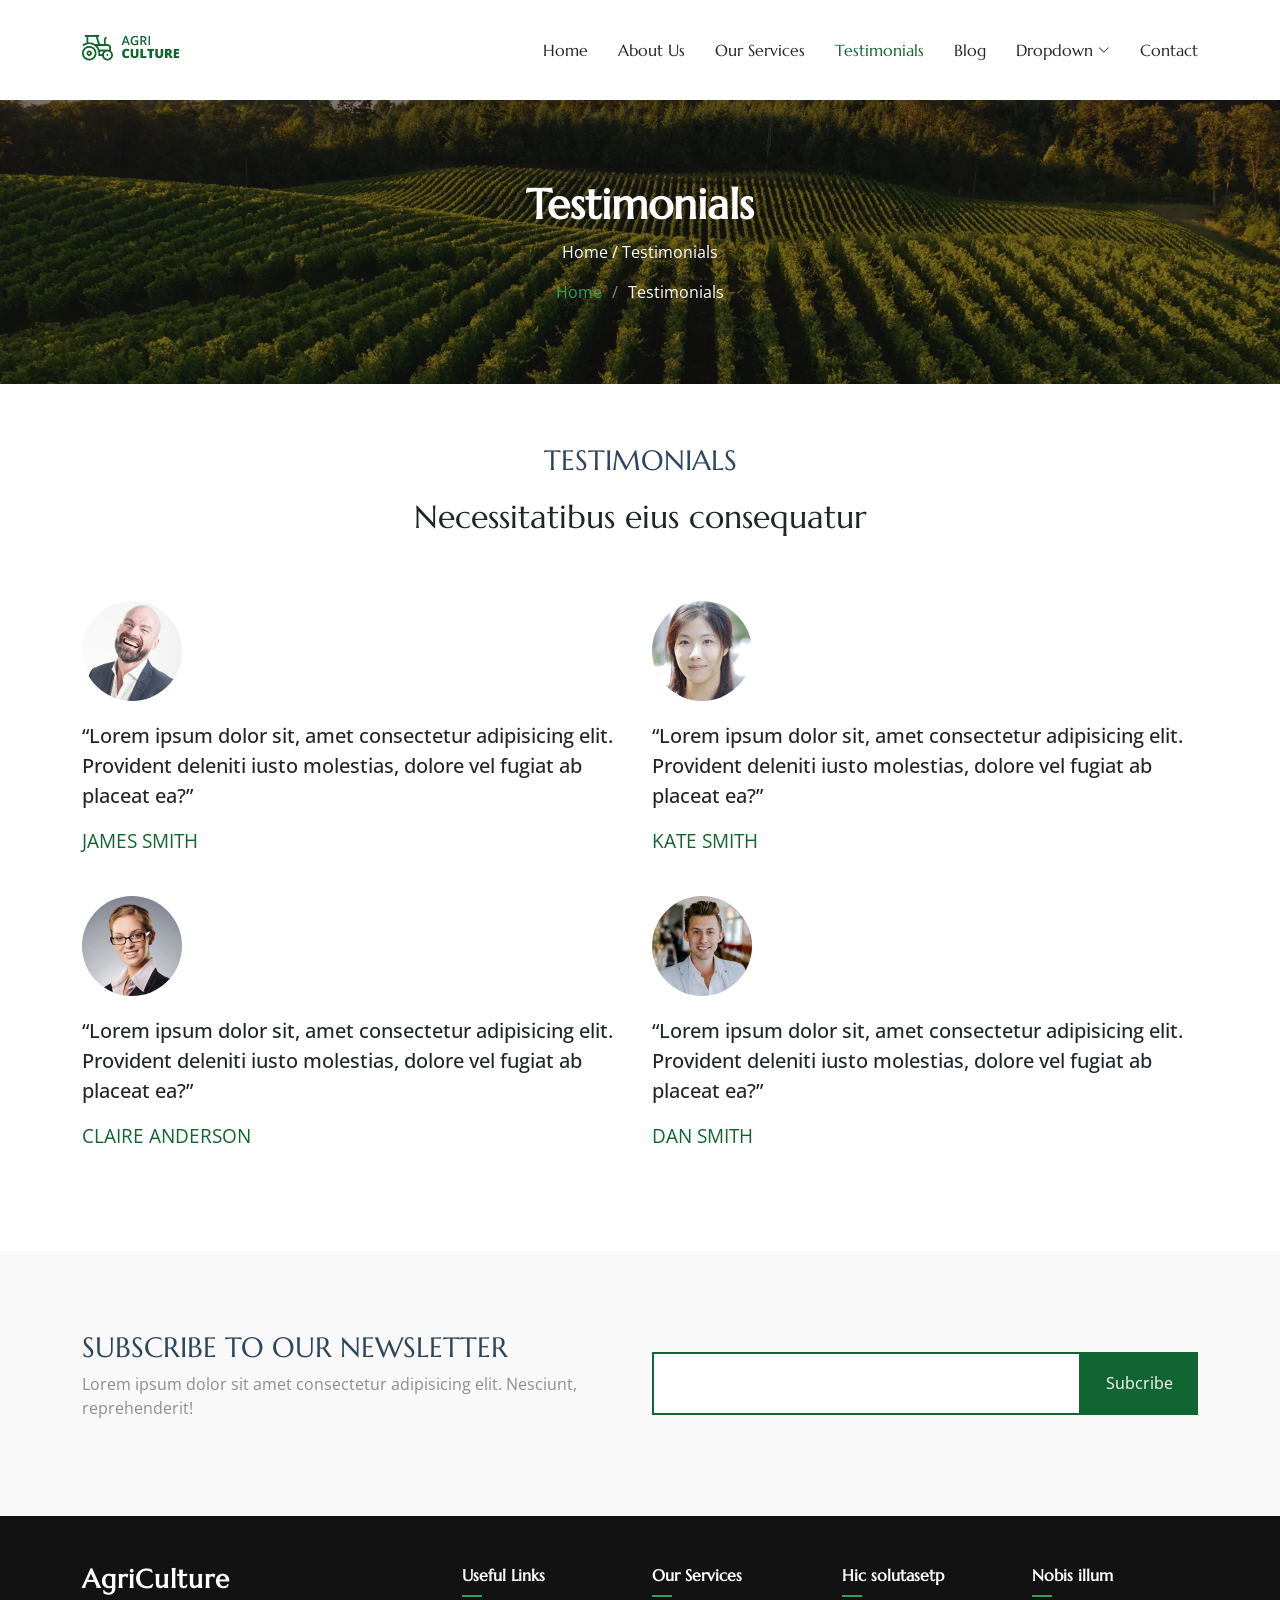
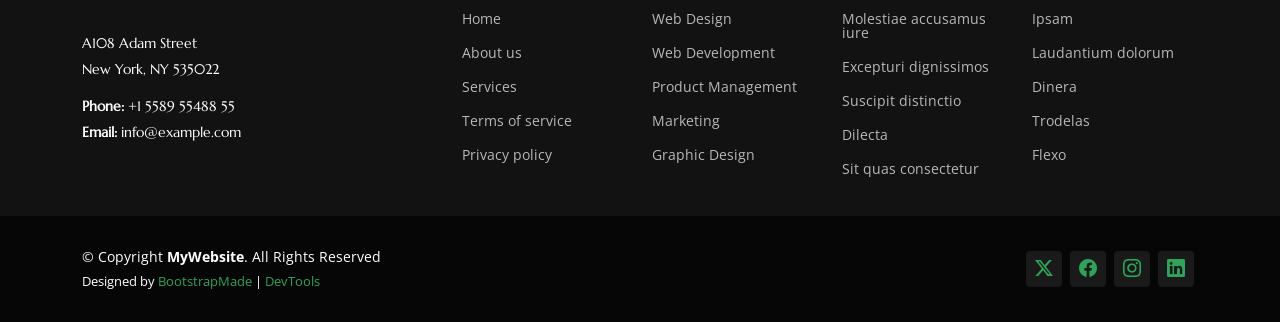
<file: testimonials.html>
<!DOCTYPE html>
<html lang="en">

<head>
  <meta charset="utf-8">
  <meta content="width=device-width, initial-scale=1.0" name="viewport">
  <title>Testimonials - AgriCulture Bootstrap Template</title>
  <meta name="description" content="">
  <meta name="keywords" content="">

  <!-- Favicons -->
  <link href="assets/img/favicon.png" rel="icon">
  <link href="assets/img/apple-touch-icon.png" rel="apple-touch-icon">

  <!-- Fonts -->
  <link href="https://fonts.googleapis.com" rel="preconnect">
  <link href="https://fonts.gstatic.com" rel="preconnect" crossorigin>
  <link href="https://fonts.googleapis.com/css2?family=Open+Sans:ital,wght@0,300;0,400;0,500;0,600;0,700;0,800;1,300;1,400;1,500;1,600;1,700;1,800&family=Marcellus:wght@400&display=swap" rel="stylesheet">

  <!-- Vendor CSS Files -->
  <link href="assets/vendor/bootstrap/css/bootstrap.min.css" rel="stylesheet">
  <link href="assets/vendor/bootstrap-icons/bootstrap-icons.css" rel="stylesheet">
  <link href="assets/vendor/aos/aos.css" rel="stylesheet">
  <link href="assets/vendor/swiper/swiper-bundle.min.css" rel="stylesheet">
  <link href="assets/vendor/glightbox/css/glightbox.min.css" rel="stylesheet">

  <!-- Main CSS File -->
  <link href="assets/css/main.css" rel="stylesheet">

  <!-- =======================================================
  * Template Name: AgriCulture
  * Template URL: https://bootstrapmade.com/agriculture-bootstrap-website-template/
  * Updated: Aug 07 2024 with Bootstrap v5.3.3
  * Author: BootstrapMade.com
  * License: https://bootstrapmade.com/license/
  ======================================================== -->
</head>

<body class="testimonials-page">

  <header id="header" class="header d-flex align-items-center position-relative">
    <div class="container-fluid container-xl position-relative d-flex align-items-center justify-content-between">

      <a href="index.html" class="logo d-flex align-items-center">
        <!-- Uncomment the line below if you also wish to use an image logo -->
        <img src="assets/img/logo.png" alt="AgriCulture">
        <!-- <h1 class="sitename">AgriCulture</h1>  -->
      </a>

      <nav id="navmenu" class="navmenu">
        <ul>
          <li><a href="index.html">Home</a></li>
          <li><a href="about.html">About Us</a></li>
          <li><a href="services.html">Our Services</a></li>
          <li><a href="testimonials.html" class="active">Testimonials</a></li>
          <li><a href="blog.html">Blog</a></li>
          <li class="dropdown"><a href="#"><span>Dropdown</span> <i class="bi bi-chevron-down toggle-dropdown"></i></a>
            <ul>
              <li><a href="#">Dropdown 1</a></li>
              <li class="dropdown"><a href="#"><span>Deep Dropdown</span> <i class="bi bi-chevron-down toggle-dropdown"></i></a>
                <ul>
                  <li><a href="#">Deep Dropdown 1</a></li>
                  <li><a href="#">Deep Dropdown 2</a></li>
                  <li><a href="#">Deep Dropdown 3</a></li>
                  <li><a href="#">Deep Dropdown 4</a></li>
                  <li><a href="#">Deep Dropdown 5</a></li>
                </ul>
              </li>
              <li><a href="#">Dropdown 2</a></li>
              <li><a href="#">Dropdown 3</a></li>
              <li><a href="#">Dropdown 4</a></li>
            </ul>
          </li>
          <li><a href="contact.html">Contact</a></li>
        </ul>
        <i class="mobile-nav-toggle d-xl-none bi bi-list"></i>
      </nav>

    </div>
  </header>

  <main class="main">

    <!-- Page Title -->
    <div class="page-title dark-background" data-aos="fade" style="background-image: url(assets/img/page-title-bg.webp);">
      <div class="container position-relative">
        <h1>Testimonials</h1>
        <p>
          Home
          /
          Testimonials
        </p>
        <nav class="breadcrumbs">
          <ol>
            <li><a href="index.html">Home</a></li>
            <li class="current">Testimonials</li>
          </ol>
        </nav>
      </div>
    </div><!-- End Page Title -->

    <!-- Testimonials Section -->
    <section class="testimonials-12 testimonials section" id="testimonials">
      <!-- Section Title -->
      <div class="container section-title" data-aos="fade-up">
        <h2>TESTIMONIALS</h2>
        <p>Necessitatibus eius consequatur</p>
      </div><!-- End Section Title -->

      <div class="testimonial-wrap">
        <div class="container">
          <div class="row">
            <div class="col-md-6 mb-4 mb-md-4">
              <div class="testimonial">
                <img src="assets/img/testimonials/testimonials-1.jpg" alt="Testimonial author">
                <blockquote>
                  <p>
                    “Lorem ipsum dolor sit, amet consectetur adipisicing
                    elit. Provident deleniti iusto molestias, dolore vel fugiat
                    ab placeat ea?”
                  </p>
                </blockquote>
                <p class="client-name">James Smith</p>
              </div>
            </div>
            <div class="col-md-6 mb-4 mb-md-4">
              <div class="testimonial">
                <img src="assets/img/testimonials/testimonials-2.jpg" alt="Testimonial author">
                <blockquote>
                  <p>
                    “Lorem ipsum dolor sit, amet consectetur adipisicing
                    elit. Provident deleniti iusto molestias, dolore vel fugiat
                    ab placeat ea?”
                  </p>
                </blockquote>
                <p class="client-name">Kate Smith</p>
              </div>
            </div>
            <div class="col-md-6 mb-4 mb-md-4">
              <div class="testimonial">
                <img src="assets/img/testimonials/testimonials-3.jpg" alt="Testimonial author">
                <blockquote>
                  <p>
                    “Lorem ipsum dolor sit, amet consectetur adipisicing
                    elit. Provident deleniti iusto molestias, dolore vel fugiat
                    ab placeat ea?”
                  </p>
                </blockquote>
                <p class="client-name">Claire Anderson</p>
              </div>
            </div>
            <div class="col-md-6 mb-4 mb-md-4">
              <div class="testimonial">
                <img src="assets/img/testimonials/testimonials-4.jpg" alt="Testimonial author">
                <blockquote>
                  <p>
                    “Lorem ipsum dolor sit, amet consectetur adipisicing
                    elit. Provident deleniti iusto molestias, dolore vel fugiat
                    ab placeat ea?”
                  </p>
                </blockquote>
                <p class="client-name">Dan Smith</p>
              </div>
            </div>
          </div>
        </div>
      </div>
    </section><!-- /Testimonials Section -->

    <!-- Call To Action Section -->
    <section id="call-to-action" class="call-to-action section light-background">

      <div class="content">
        <div class="container">
          <div class="row align-items-center">
            <div class="col-lg-6">
              <h3>Subscribe To Our Newsletter</h3>
              <p class="opacity-50">
                Lorem ipsum dolor sit amet consectetur adipisicing elit.
                Nesciunt, reprehenderit!
              </p>
            </div>
            <div class="col-lg-6">
              <form action="forms/newsletter.php" class="form-subscribe php-email-form">
                <div class="form-group d-flex align-items-stretch">
                  <input type="email" name="email" class="form-control h-100" placeholder="Enter your e-mail">
                  <input type="submit" class="btn btn-secondary px-4" value="Subcribe">
                </div>
                <div class="loading">Loading</div>
                <div class="error-message"></div>
                <div class="sent-message">
                  Your subscription request has been sent. Thank you!
                </div>
              </form>
            </div>
          </div>
        </div>
      </div>
    </section><!-- /Call To Action Section -->

  </main>

  <footer id="footer" class="footer dark-background">

    <div class="footer-top">
      <div class="container">
        <div class="row gy-4">
          <div class="col-lg-4 col-md-6 footer-about">
            <a href="index.html" class="logo d-flex align-items-center">
              <span class="sitename">AgriCulture</span>
            </a>
            <div class="footer-contact pt-3">
              <p>A108 Adam Street</p>
              <p>New York, NY 535022</p>
              <p class="mt-3"><strong>Phone:</strong> <span>+1 5589 55488 55</span></p>
              <p><strong>Email:</strong> <span>info@example.com</span></p>
            </div>
          </div>

          <div class="col-lg-2 col-md-3 footer-links">
            <h4>Useful Links</h4>
            <ul>
              <li><a href="#">Home</a></li>
              <li><a href="#">About us</a></li>
              <li><a href="#">Services</a></li>
              <li><a href="#">Terms of service</a></li>
              <li><a href="#">Privacy policy</a></li>
            </ul>
          </div>

          <div class="col-lg-2 col-md-3 footer-links">
            <h4>Our Services</h4>
            <ul>
              <li><a href="#">Web Design</a></li>
              <li><a href="#">Web Development</a></li>
              <li><a href="#">Product Management</a></li>
              <li><a href="#">Marketing</a></li>
              <li><a href="#">Graphic Design</a></li>
            </ul>
          </div>

          <div class="col-lg-2 col-md-3 footer-links">
            <h4>Hic solutasetp</h4>
            <ul>
              <li><a href="#">Molestiae accusamus iure</a></li>
              <li><a href="#">Excepturi dignissimos</a></li>
              <li><a href="#">Suscipit distinctio</a></li>
              <li><a href="#">Dilecta</a></li>
              <li><a href="#">Sit quas consectetur</a></li>
            </ul>
          </div>

          <div class="col-lg-2 col-md-3 footer-links">
            <h4>Nobis illum</h4>
            <ul>
              <li><a href="#">Ipsam</a></li>
              <li><a href="#">Laudantium dolorum</a></li>
              <li><a href="#">Dinera</a></li>
              <li><a href="#">Trodelas</a></li>
              <li><a href="#">Flexo</a></li>
            </ul>
          </div>

        </div>
      </div>
    </div>

    <div class="copyright text-center">
      <div class="container d-flex flex-column flex-lg-row justify-content-center justify-content-lg-between align-items-center">

        <div class="d-flex flex-column align-items-center align-items-lg-start">
          <div>
            © Copyright <strong><span>MyWebsite</span></strong>. All Rights Reserved
          </div>
          <div class="credits">
            <!-- All the links in the footer should remain intact. -->
            <!-- You can delete the links only if you purchased the pro version. -->
            <!-- Licensing information: https://bootstrapmade.com/license/ -->
            <!-- Purchase the pro version with working PHP/AJAX contact form: https://bootstrapmade.com/herobiz-bootstrap-business-template/ -->
            Designed by <a href="https://bootstrapmade.com/">BootstrapMade</a> | <a href="https://bootstrapmade.com/tools/">DevTools</a>
          </div>
        </div>

        <div class="social-links order-first order-lg-last mb-3 mb-lg-0">
          <a href=""><i class="bi bi-twitter-x"></i></a>
          <a href=""><i class="bi bi-facebook"></i></a>
          <a href=""><i class="bi bi-instagram"></i></a>
          <a href=""><i class="bi bi-linkedin"></i></a>
        </div>

      </div>
    </div>

  </footer>

  <!-- Scroll Top -->
  <a href="#" id="scroll-top" class="scroll-top d-flex align-items-center justify-content-center"><i class="bi bi-arrow-up-short"></i></a>

  <!-- Preloader -->
  <div id="preloader"></div>

  <!-- Vendor JS Files -->
  <script src="assets/vendor/bootstrap/js/bootstrap.bundle.min.js"></script>
  <script src="assets/vendor/php-email-form/validate.js"></script>
  <script src="assets/vendor/aos/aos.js"></script>
  <script src="assets/vendor/swiper/swiper-bundle.min.js"></script>
  <script src="assets/vendor/glightbox/js/glightbox.min.js"></script>

  <!-- Main JS File -->
  <script src="assets/js/main.js"></script>

</body>

</html>
</file>
<file: assets/css/main.css>
/**
* Template Name: AgriCulture
* Template URL: https://bootstrapmade.com/agriculture-bootstrap-website-template/
* Updated: Aug 07 2024 with Bootstrap v5.3.3
* Author: BootstrapMade.com
* License: https://bootstrapmade.com/license/
*/

/*--------------------------------------------------------------
# Font & Color Variables
# Help: https://bootstrapmade.com/color-system/
--------------------------------------------------------------*/
/* Fonts */
:root {
  --default-font: "Open Sans",  system-ui, -apple-system, "Segoe UI", Roboto, "Helvetica Neue", Arial, "Noto Sans", "Liberation Sans", sans-serif, "Apple Color Emoji", "Segoe UI Emoji", "Segoe UI Symbol", "Noto Color Emoji";
  --heading-font: "Marcellus",  sans-serif;
  --nav-font: "Marcellus",  sans-serif;
}

/* Global Colors - The following color variables are used throughout the website. Updating them here will change the color scheme of the entire website */
:root { 
  --background-color: #ffffff; /* Background color for the entire website, including individual sections */
  --default-color: #212529; /* Default color used for the majority of the text content across the entire website */
  --heading-color: #2d465e; /* Color for headings, subheadings and title throughout the website */
  --accent-color: #116530; /* Accent color that represents your brand on the website. It's used for buttons, links, and other elements that need to stand out */
  --surface-color: #ffffff; /* The surface color is used as a background of boxed elements within sections, such as cards, icon boxes, or other elements that require a visual separation from the global background. */
  --contrast-color: #ffffff; /* Contrast color for text, ensuring readability against backgrounds of accent, heading, or default colors. */
}

/* Nav Menu Colors - The following color variables are used specifically for the navigation menu. They are separate from the global colors to allow for more customization options */
:root {
  --nav-color: #212529;  /* The default color of the main navmenu links */
  --nav-hover-color: #116530; /* Applied to main navmenu links when they are hovered over or active */
  --nav-mobile-background-color: #ffffff; /* Used as the background color for mobile navigation menu */
  --nav-dropdown-background-color: #ffffff; /* Used as the background color for dropdown items that appear when hovering over primary navigation items */
  --nav-dropdown-color: #212529; /* Used for navigation links of the dropdown items in the navigation menu. */
  --nav-dropdown-hover-color: #116530; /* Similar to --nav-hover-color, this color is applied to dropdown navigation links when they are hovered over. */
}

/* Color Presets - These classes override global colors when applied to any section or element, providing reuse of the sam color scheme. */

.light-background {
  --background-color: #f9f9f9;
  --surface-color: #ffffff;
}

.dark-background {
  --background-color: #060606;
  --default-color: #ffffff;
  --heading-color: #ffffff;
  --accent-color: #2ea359;
  --surface-color: #252525;
  --contrast-color: #ffffff;
}

/* Smooth scroll */
:root {
  scroll-behavior: smooth;
}

/*--------------------------------------------------------------
# General Styling & Shared Classes
--------------------------------------------------------------*/
body {
  color: var(--default-color);
  background-color: var(--background-color);
  font-family: var(--default-font);
}

a {
  color: var(--accent-color);
  text-decoration: none;
  transition: 0.3s;
}

a:hover {
  color: color-mix(in srgb, var(--accent-color), transparent 25%);
  text-decoration: none;
}

h1,
h2,
h3,
h4,
h5,
h6 {
  color: var(--heading-color);
  font-family: var(--heading-font);
}

/* PHP Email Form Messages
------------------------------*/
.php-email-form .error-message {
  display: none;
  background: #df1529;
  color: #ffffff;
  text-align: left;
  padding: 15px;
  margin-bottom: 24px;
  font-weight: 600;
}

.php-email-form .sent-message {
  display: none;
  color: #ffffff;
  background: #059652;
  text-align: center;
  padding: 15px;
  margin-bottom: 24px;
  font-weight: 600;
}

.php-email-form .loading {
  display: none;
  background: var(--surface-color);
  text-align: center;
  padding: 15px;
  margin-bottom: 24px;
}

.php-email-form .loading:before {
  content: "";
  display: inline-block;
  border-radius: 50%;
  width: 24px;
  height: 24px;
  margin: 0 10px -6px 0;
  border: 3px solid var(--accent-color);
  border-top-color: var(--surface-color);
  animation: php-email-form-loading 1s linear infinite;
}

@keyframes php-email-form-loading {
  0% {
    transform: rotate(0deg);
  }

  100% {
    transform: rotate(360deg);
  }
}

/* Pulsating Play Button
------------------------------*/
.pulsating-play-btn {
  width: 94px;
  height: 94px;
  background: radial-gradient(var(--accent-color) 50%, color-mix(in srgb, var(--accent-color), transparent 75%) 52%);
  border-radius: 50%;
  display: block;
  position: relative;
  overflow: hidden;
}

.pulsating-play-btn:before {
  content: "";
  position: absolute;
  width: 120px;
  height: 120px;
  animation-delay: 0s;
  animation: pulsate-play-btn 2s;
  animation-direction: forwards;
  animation-iteration-count: infinite;
  animation-timing-function: steps;
  opacity: 1;
  border-radius: 50%;
  border: 5px solid color-mix(in srgb, var(--accent-color), transparent 30%);
  top: -15%;
  left: -15%;
  background: rgba(198, 16, 0, 0);
}

.pulsating-play-btn:after {
  content: "";
  position: absolute;
  left: 50%;
  top: 50%;
  transform: translateX(-40%) translateY(-50%);
  width: 0;
  height: 0;
  border-top: 10px solid transparent;
  border-bottom: 10px solid transparent;
  border-left: 15px solid #fff;
  z-index: 100;
  transition: all 400ms cubic-bezier(0.55, 0.055, 0.675, 0.19);
}

.pulsating-play-btn:hover:before {
  content: "";
  position: absolute;
  left: 50%;
  top: 50%;
  transform: translateX(-40%) translateY(-50%);
  width: 0;
  height: 0;
  border: none;
  border-top: 10px solid transparent;
  border-bottom: 10px solid transparent;
  border-left: 15px solid #fff;
  z-index: 200;
  animation: none;
  border-radius: 0;
}

.pulsating-play-btn:hover:after {
  border-left: 15px solid var(--accent-color);
  transform: scale(20);
}

@keyframes pulsate-play-btn {
  0% {
    transform: scale(0.6, 0.6);
    opacity: 1;
  }

  100% {
    transform: scale(1, 1);
    opacity: 0;
  }
}

/*--------------------------------------------------------------
# Global Header
--------------------------------------------------------------*/
.header {
  color: var(--default-color);
  background-color: var(--background-color);
  padding: 20px 0;
  transition: all 0.3s;
  z-index: 997;
}

.header .logo {
  line-height: 1;
}

.header .logo img {
  max-height: 32px;
  margin-right: 8px;
}

.header .logo h1 {
  font-size: 60px;
  margin: 0;
  font-weight: 700;
  color: var(--heading-color);
}

.scrolled .header {
  box-shadow: 0px 0 18px color-mix(in srgb, var(--default-color), transparent 85%);
}

/*--------------------------------------------------------------
# Navigation Menu
--------------------------------------------------------------*/
/* Navmenu - Desktop */
@media (min-width: 1200px) {
  .navmenu {
    padding: 0;
  }

  .navmenu ul {
    margin: 0;
    padding: 0;
    display: flex;
    list-style: none;
    align-items: center;
  }

  .navmenu li {
    position: relative;
  }

  .navmenu a,
  .navmenu a:focus {
    color: var(--nav-color);
    padding: 18px 15px;
    font-size: 16px;
    font-family: var(--nav-font);
    font-weight: 400;
    display: flex;
    align-items: center;
    justify-content: space-between;
    white-space: nowrap;
    transition: 0.3s;
  }

  .navmenu a i,
  .navmenu a:focus i {
    font-size: 12px;
    line-height: 0;
    margin-left: 5px;
    transition: 0.3s;
  }

  .navmenu li:last-child a {
    padding-right: 0;
  }

  .navmenu li:hover>a,
  .navmenu .active,
  .navmenu .active:focus {
    color: var(--nav-hover-color);
  }

  .navmenu .dropdown ul {
    margin: 0;
    padding: 10px 0;
    background: var(--nav-dropdown-background-color);
    display: block;
    position: absolute;
    visibility: hidden;
    left: 14px;
    top: 130%;
    opacity: 0;
    transition: 0.3s;
    border-radius: 4px;
    z-index: 99;
    box-shadow: 0px 0px 30px color-mix(in srgb, var(--default-color), transparent 85%);
  }

  .navmenu .dropdown ul li {
    min-width: 200px;
  }

  .navmenu .dropdown ul a {
    padding: 10px 20px;
    font-size: 15px;
    text-transform: none;
    color: var(--nav-dropdown-color);
  }

  .navmenu .dropdown ul a i {
    font-size: 12px;
  }

  .navmenu .dropdown ul a:hover,
  .navmenu .dropdown ul .active:hover,
  .navmenu .dropdown ul li:hover>a {
    color: var(--nav-dropdown-hover-color);
  }

  .navmenu .dropdown:hover>ul {
    opacity: 1;
    top: 100%;
    visibility: visible;
  }

  .navmenu .dropdown .dropdown ul {
    top: 0;
    left: -90%;
    visibility: hidden;
  }

  .navmenu .dropdown .dropdown:hover>ul {
    opacity: 1;
    top: 0;
    left: -100%;
    visibility: visible;
  }
}

/* Navmenu - Mobile */
@media (max-width: 1199px) {
  .mobile-nav-toggle {
    color: var(--nav-color);
    font-size: 28px;
    line-height: 0;
    margin-right: 10px;
    cursor: pointer;
    transition: color 0.3s;
  }

  .navmenu {
    padding: 0;
    z-index: 9997;
  }

  .navmenu ul {
    display: none;
    list-style: none;
    position: absolute;
    inset: 60px 20px 20px 20px;
    padding: 10px 0;
    margin: 0;
    border-radius: 6px;
    background-color: var(--nav-mobile-background-color);
    overflow-y: auto;
    transition: 0.3s;
    z-index: 9998;
    box-shadow: 0px 0px 30px color-mix(in srgb, var(--default-color), transparent 90%);
  }

  .navmenu a,
  .navmenu a:focus {
    color: var(--nav-dropdown-color);
    padding: 10px 20px;
    font-family: var(--nav-font);
    font-size: 17px;
    font-weight: 500;
    display: flex;
    align-items: center;
    justify-content: space-between;
    white-space: nowrap;
    transition: 0.3s;
  }

  .navmenu a i,
  .navmenu a:focus i {
    font-size: 12px;
    line-height: 0;
    margin-left: 5px;
    width: 30px;
    height: 30px;
    display: flex;
    align-items: center;
    justify-content: center;
    border-radius: 50%;
    transition: 0.3s;
    background-color: color-mix(in srgb, var(--accent-color), transparent 90%);
  }

  .navmenu a i:hover,
  .navmenu a:focus i:hover {
    background-color: var(--accent-color);
    color: var(--contrast-color);
  }

  .navmenu a:hover,
  .navmenu .active,
  .navmenu .active:focus {
    color: var(--nav-dropdown-hover-color);
  }

  .navmenu .active i,
  .navmenu .active:focus i {
    background-color: var(--accent-color);
    color: var(--contrast-color);
    transform: rotate(180deg);
  }

  .navmenu .dropdown ul {
    position: static;
    display: none;
    z-index: 99;
    padding: 10px 0;
    margin: 10px 20px;
    background-color: var(--nav-dropdown-background-color);
    border: 1px solid color-mix(in srgb, var(--default-color), transparent 90%);
    box-shadow: none;
    transition: all 0.5s ease-in-out;
  }

  .navmenu .dropdown ul ul {
    background-color: rgba(33, 37, 41, 0.1);
  }

  .navmenu .dropdown>.dropdown-active {
    display: block;
    background-color: rgba(33, 37, 41, 0.03);
  }

  .mobile-nav-active {
    overflow: hidden;
  }

  .mobile-nav-active .mobile-nav-toggle {
    color: #fff;
    position: absolute;
    font-size: 32px;
    top: 15px;
    right: 15px;
    margin-right: 0;
    z-index: 9999;
  }

  .mobile-nav-active .navmenu {
    position: fixed;
    overflow: hidden;
    inset: 0;
    background: rgba(33, 37, 41, 0.8);
    transition: 0.3s;
  }

  .mobile-nav-active .navmenu>ul {
    display: block;
  }
}

/*--------------------------------------------------------------
# Global Footer
--------------------------------------------------------------*/
.footer {
  color: var(--default-color);
  background-color: var(--background-color);
  font-size: 14px;
  position: relative;
}

.footer .footer-top {
  background-color: color-mix(in srgb, var(--background-color), white 5%);
  padding-top: 50px;
}

.footer .footer-about .logo {
  line-height: 1;
  margin-bottom: 25px;
}

.footer .footer-about .logo img {
  max-height: 40px;
  margin-right: 6px;
}

.footer .footer-about .logo span {
  color: var(--heading-color);
  font-family: var(--heading-font);
  font-size: 26px;
  font-weight: 700;
  letter-spacing: 1px;
}

.footer .footer-about p {
  font-size: 14px;
  font-family: var(--heading-font);
}

.footer h4 {
  font-size: 16px;
  font-weight: 600;
  position: relative;
  padding-bottom: 12px;
  margin-bottom: 15px;
}

.footer h4::after {
  content: "";
  position: absolute;
  display: block;
  width: 20px;
  height: 2px;
  background: var(--accent-color);
  bottom: 0;
  left: 0;
}

.footer .footer-links {
  margin-bottom: 30px;
}

.footer .footer-links ul {
  list-style: none;
  padding: 0;
  margin: 0;
}

.footer .footer-links ul i {
  padding-right: 2px;
  font-size: 12px;
  line-height: 0;
}

.footer .footer-links ul li {
  padding: 10px 0;
  display: flex;
  align-items: center;
}

.footer .footer-links ul li:first-child {
  padding-top: 0;
}

.footer .footer-links ul a {
  color: color-mix(in srgb, var(--default-color), transparent 30%);
  display: inline-block;
  line-height: 1;
}

.footer .footer-links ul a:hover {
  color: var(--accent-color);
}

.footer .footer-contact p {
  margin-bottom: 5px;
}

.footer .copyright {
  padding: 30px 0;
}

.footer .copyright p {
  margin-bottom: 0;
}

.footer .credits {
  margin-top: 5px;
  font-size: 13px;
}

.footer .social-links a {
  font-size: 18px;
  display: inline-block;
  background: color-mix(in srgb, var(--default-color), transparent 92%);
  color: var(--accent-color);
  line-height: 1;
  padding: 8px 0;
  margin-right: 4px;
  border-radius: 4px;
  text-align: center;
  width: 36px;
  height: 36px;
  transition: 0.3s;
}

.footer .social-links a:hover {
  color: var(--contrast-color);
  background: var(--accent-color);
  text-decoration: none;
}

/*--------------------------------------------------------------
# Preloader
--------------------------------------------------------------*/
#preloader {
  position: fixed;
  inset: 0;
  z-index: 999999;
  overflow: hidden;
  background: var(--background-color);
  transition: all 0.6s ease-out;
}

#preloader:before {
  content: "";
  position: fixed;
  top: calc(50% - 30px);
  left: calc(50% - 30px);
  border: 6px solid #ffffff;
  border-color: var(--accent-color) transparent var(--accent-color) transparent;
  border-radius: 50%;
  width: 60px;
  height: 60px;
  animation: animate-preloader 1.5s linear infinite;
}

@keyframes animate-preloader {
  0% {
    transform: rotate(0deg);
  }

  100% {
    transform: rotate(360deg);
  }
}

/*--------------------------------------------------------------
# Scroll Top Button
--------------------------------------------------------------*/
.scroll-top {
  position: fixed;
  visibility: hidden;
  opacity: 0;
  right: 15px;
  bottom: 15px;
  z-index: 99999;
  background-color: var(--accent-color);
  width: 40px;
  height: 40px;
  border-radius: 4px;
  transition: all 0.4s;
}

.scroll-top i {
  font-size: 24px;
  color: var(--contrast-color);
  line-height: 0;
}

.scroll-top:hover {
  background-color: color-mix(in srgb, var(--accent-color), transparent 20%);
  color: var(--contrast-color);
}

.scroll-top.active {
  visibility: visible;
  opacity: 1;
}

/*--------------------------------------------------------------
# Disable aos animation delay on mobile devices
--------------------------------------------------------------*/
@media screen and (max-width: 768px) {
  [data-aos-delay] {
    transition-delay: 0 !important;
  }
}

/*--------------------------------------------------------------
# Global Page Titles & Breadcrumbs
--------------------------------------------------------------*/
.page-title {
  color: var(--default-color);
  background-color: var(--background-color);
  background-size: cover;
  background-position: center;
  background-repeat: no-repeat;
  padding: 80px 0;
  text-align: center;
  position: relative;
}

.page-title:before {
  content: "";
  background-color: color-mix(in srgb, var(--background-color), transparent 50%);
  position: absolute;
  inset: 0;
}

.page-title h1 {
  font-size: 42px;
  font-weight: 700;
  margin-bottom: 10px;
}

.page-title .breadcrumbs ol {
  display: flex;
  flex-wrap: wrap;
  list-style: none;
  justify-content: center;
  padding: 0;
  margin: 0;
  font-size: 16px;
  font-weight: 400;
}

.page-title .breadcrumbs ol li+li {
  padding-left: 10px;
}

.page-title .breadcrumbs ol li+li::before {
  content: "/";
  display: inline-block;
  padding-right: 10px;
  color: color-mix(in srgb, var(--default-color), transparent 50%);
}

/*--------------------------------------------------------------
# Global Sections
--------------------------------------------------------------*/
section,
.section {
  color: var(--default-color);
  background-color: var(--background-color);
  padding: 60px 0;
  scroll-margin-top: 100px;
  overflow: clip;
}

@media (max-width: 1199px) {

  section,
  .section {
    scroll-margin-top: 66px;
  }
}

/*--------------------------------------------------------------
# Global Section Titles
--------------------------------------------------------------*/
.section-title {
  text-align: center;
  padding-bottom: 60px;
  position: relative;
}

.section-title h2 {
  font-size: 28px;
  font-weight: 500;
  margin-bottom: 15px;
}

.section-title p {
  margin-bottom: 0;
  font-family: var(--heading-font);
  font-size: 32px;
}

/*--------------------------------------------------------------
# Hero Section
--------------------------------------------------------------*/
.hero {
  padding: 0;
}

.hero .carousel {
  width: 100%;
  min-height: calc(100vh - 100px);
  padding: 0;
  margin: 0;
  background-color: var(--background-color);
  position: relative;
}

.hero img {
  position: absolute;
  inset: 0;
  display: block;
  width: 100%;
  height: 100%;
  object-fit: cover;
  z-index: 1;
}

.hero .carousel-item {
  position: absolute;
  inset: 0;
  background-size: cover;
  background-position: center;
  background-repeat: no-repeat;
  overflow: hidden;
}

.hero .carousel-item:before {
  content: "";
  background: color-mix(in srgb, var(--background-color), transparent 60%);
  position: absolute;
  inset: 0;
  z-index: 2;
}

.hero .carousel-container {
  position: absolute;
  inset: 80px 54px 54px 54px;
  display: flex;
  justify-content: center;
  align-items: center;
  flex-direction: column;
  z-index: 3;
}

.hero h2 {
  margin-bottom: 30px;
  font-size: 48px;
  font-weight: 700;
  animation: fadeInDown 1s both;
}

@media (max-width: 500px) {
  .hero h2 {
    font-size: 20px;
  }
}

.hero p {
  animation: fadeInDown 1s both 0.2s;
}

@media (min-width: 1024px) {

  .hero h2,
  .hero p {
    max-width: 60%;
  }
}

.hero .btn-get-started {
  color: var(--contrast-color);
  background: var(--accent-color);
  font-family: var(--heading-font);
  font-weight: 500;
  font-size: 15px;
  letter-spacing: 1px;
  display: inline-block;
  padding: 8px 32px;
  border-radius: 50px;
  transition: 0.5s;
  margin: 10px;
  animation: fadeInUp 1s both 0.4s;
}

.hero .btn-get-started:hover {
  background: color-mix(in srgb, var(--accent-color), transparent 20%);
}

.hero .carousel-control-prev,
.hero .carousel-control-next {
  width: 10%;
  transition: 0.3s;
  opacity: 0.5;
}

.hero .carousel-control-prev:focus,
.hero .carousel-control-next:focus {
  opacity: 0.5;
}

.hero .carousel-control-prev:hover,
.hero .carousel-control-next:hover {
  opacity: 0.9;
}

@media (min-width: 1024px) {

  .hero .carousel-control-prev,
  .hero .carousel-control-next {
    width: 5%;
  }
}

.hero .carousel-control-next-icon,
.hero .carousel-control-prev-icon {
  background: none;
  font-size: 32px;
  line-height: 1;
}

.hero .carousel-indicators {
  list-style: none;
}

.hero .carousel-indicators li {
  cursor: pointer;
}

@keyframes fadeInUp {
  from {
    opacity: 0;
    transform: translate3d(0, 100%, 0);
  }

  to {
    opacity: 1;
    transform: translate3d(0, 0, 0);
  }
}

@keyframes fadeInDown {
  from {
    opacity: 0;
    transform: translate3d(0, -100%, 0);
  }

  to {
    opacity: 1;
    transform: translate3d(0, 0, 0);
  }
}

/*--------------------------------------------------------------
# Services Section
--------------------------------------------------------------*/
.services .section-title h2 {
  color: var(--accent-color);
  font-size: 20px;
}

.services .content .service-item {
  background-color: var(--surface-color);
  padding: 20px 30px;
  border-top: 1px solid color-mix(in srgb, var(--default-color), transparent 90%);
  border-left: 1px solid color-mix(in srgb, var(--default-color), transparent 90%);
  position: relative;
}

.services .content .service-item .number {
  position: absolute;
  right: 10px;
  top: 10px;
  font-weight: 400;
  color: color-mix(in srgb, var(--default-color), transparent 80%);
}

.services .content .service-item .service-item-icon {
  position: relative;
  margin-bottom: 20px;
  color: var(--accent-color);
}

.services .content .service-item .service-item-icon img {
  width: 50px;
}

.services .content .service-item .service-item-icon:before {
  position: absolute;
  content: "";
  transform: rotate(45deg);
  z-index: -1;
  left: -20px;
  border-top: 40px solid transparent;
  border-bottom: 40px solid transparent;
  border-right: 40px solid var(--accent-color);
  display: none;
}

.services .content .service-item .service-item-icon>span {
  color: var(--default-color);
  font-size: 4rem;
}

.services .content .service-item .service-item-content .service-heading {
  font-size: 20px;
  color: var(--default-color);
  font-weight: 400;
}

.services .content .service-item .service-item-content p {
  font-size: 15px;
}

@media (min-width: 769px) {
  .services .content [class^=col-]:nth-child(4n+4) .service-item {
    border-right: 1px solid color-mix(in srgb, var(--default-color), transparent 90%);
  }

  .services .content [class^=col-]:nth-last-child(-n+4) .service-item {
    border-bottom: 1px solid color-mix(in srgb, var(--default-color), transparent 90%);
  }
}

@media (max-width: 768px) {
  .services .content [class^=col-]:nth-child(2n+2) .service-item {
    border-right: 1px solid color-mix(in srgb, var(--default-color), transparent 90%);
  }

  .services .content [class^=col-]:last-child .service-item,
  .services .content [class^=col-]:nth-last-child(2) .service-item {
    border-bottom: 1px solid color-mix(in srgb, var(--default-color), transparent 90%);
  }
}

@media (max-width: 576px) {
  .services .content [class^=col-] .service-item {
    border: 1px solid color-mix(in srgb, var(--default-color), transparent 90%);
    margin-bottom: 10px;
  }
}

/*--------------------------------------------------------------
# About Section
--------------------------------------------------------------*/
.about .section-title {
  margin-bottom: 60px;
}

.about .content {
  background: var(--accent-color);
  color: var(--contrast-color);
  padding: 7rem 0;
}

.about .content .img-overlap {
  margin-top: -150px;
}

.about p {
  color: var(--contrast-color);
}

.about .content-title {
  color: var(--contrast-color);
  font-weight: 300;
  text-align: left;
}

.about .content-title strong {
  font-weight: 700;
}

.about .content-subtitle {
  font-weight: 300;
  color: var(--contrast-color);
  text-transform: uppercase;
  font-size: 1.3rem;
}

/*--------------------------------------------------------------
# Services 2 Section
--------------------------------------------------------------*/
.services-2 {
  overflow: visible;
  margin-bottom: 200px;
}

.services-2 .section-title {
  text-align: left;
}

.services-2 .section-title h2 {
  color: color-mix(in srgb, var(--contrast-color), transparent 50%);
  text-transform: uppercase;
  font-size: 20px;
}

.services-2 .section-title p {
  color: var(--contrast-color);
}

.services-2 .services-carousel-wrap {
  position: relative;
  margin-bottom: -200px;
}

.services-2 .swiper-wrapper {
  height: auto;
}

.services-2 .service-item {
  position: relative;
  overflow: hidden;
}

.services-2 .service-item:before {
  content: "";
  background-color: color-mix(in srgb, var(--background-color), transparent 50%);
  top: 0;
  left: 0;
  right: 0;
  bottom: 0;
  position: absolute;
  opacity: 0;
  visibility: hidden;
  z-index: 1;
  transition: 0.3s all ease;
}

.services-2 .service-item img {
  transition: 0.5s all ease;
  transform: scale(1);
}

.services-2 .service-item .service-item-contents {
  z-index: 9;
  position: absolute;
  bottom: 20px;
  left: 20px;
  right: 20px;
  transition: 0.3s all ease;
  transform: translateY(100%);
  opacity: 0;
  visibility: hidden;
}

.services-2 .service-item .service-item-contents .service-item-category {
  color: var(--accent-color);
  text-transform: uppercase;
}

.services-2 .service-item .service-item-contents .service-item-title {
  color: var(--contrast-color);
  margin-bottom: 0;
}

.services-2 .service-item:hover:before {
  opacity: 1;
  visibility: visible;
}

.services-2 .service-item:hover .service-item-contents {
  transform: translateY(0%);
  opacity: 1;
  visibility: visible;
}

.services-2 .service-item:hover img {
  transform: scale(1.2);
}

.services-2 .navigation-prev,
.services-2 .navigation-next {
  position: absolute;
  top: 50%;
  transform: translateY(-50%);
  z-index: 9;
  width: 46px;
  height: 46px;
  background: var(--contrast-color);
  background-color: none;
  border: none;
  transition: 0.3s all ease;
}

.services-2 .navigation-prev i,
.services-2 .navigation-next i {
  font-size: 2rem;
}

.services-2 .navigation-prev:hover,
.services-2 .navigation-next:hover {
  background-color: var(--accent-color);
  color: var(--contrast-color);
}

.services-2 .navigation-prev {
  left: 10px;
}

.services-2 .navigation-next {
  right: 10px;
}

.services-2 .swiper {
  padding-bottom: 50px;
}

.services-2 .swiper-pagination {
  bottom: 0px;
}

.services-2 .swiper-pagination .swiper-pagination-bullet {
  border-radius: 0;
  width: 20px;
  height: 4px;
  background-color: color-mix(in srgb, var(--background-color), transparent 80%) !important;
  opacity: 1;
}

.services-2 .swiper-pagination .swiper-pagination-bullet-active {
  background-color: var(--accent-color) !important;
}

/*--------------------------------------------------------------
# Testimonials Section
--------------------------------------------------------------*/
.testimonials .testimonial img {
  width: 100px;
  height: 100px;
  border-radius: 50%;
  margin-bottom: 20px;
}

.testimonials .testimonial blockquote p {
  font-size: 20px;
  color: var(--default-color);
  font-weight: 500;
}

.testimonials .testimonial .client-name {
  text-transform: uppercase;
  font-size: 1.2rem;
  color: var(--accent-color);
}

/*--------------------------------------------------------------
# Recent Posts Section
--------------------------------------------------------------*/
.recent-posts .post-item {
  background: var(--surface-color);
  box-shadow: 0px 2px 20px rgba(0, 0, 0, 0.1);
  transition: 0.3s;
}

.recent-posts .post-item .post-img img {
  transition: 0.5s;
}

.recent-posts .post-item .post-date {
  position: absolute;
  right: 0;
  bottom: 0;
  background-color: var(--accent-color);
  color: var(--contrast-color);
  text-transform: uppercase;
  font-size: 13px;
  padding: 6px 12px;
  font-weight: 500;
}

.recent-posts .post-item .post-content {
  padding: 30px;
}

.recent-posts .post-item .post-title {
  color: var(--heading-color);
  font-size: 20px;
  font-weight: 700;
  transition: 0.3s;
  margin-bottom: 15px;
}

.recent-posts .post-item .meta i {
  font-size: 16px;
  color: var(--accent-color);
}

.recent-posts .post-item .meta span {
  font-size: 15px;
  color: color-mix(in srgb, var(--default-color), transparent 50%);
}

.recent-posts .post-item hr {
  color: color-mix(in srgb, var(--default-color), transparent 80%);
  margin: 20px 0;
}

.recent-posts .post-item .readmore {
  display: flex;
  align-items: center;
  font-weight: 600;
  line-height: 1;
  transition: 0.3s;
  color: color-mix(in srgb, var(--default-color), transparent 40%);
}

.recent-posts .post-item .readmore i {
  line-height: 0;
  margin-left: 6px;
  font-size: 16px;
}

.recent-posts .post-item:hover .post-title,
.recent-posts .post-item:hover .readmore {
  color: var(--accent-color);
}

.recent-posts .post-item:hover .post-img img {
  transform: scale(1.1);
}

/*--------------------------------------------------------------
# Call To Action Section
--------------------------------------------------------------*/
.call-to-action .content {
  padding: 20px 0;
}

.call-to-action .content h3 {
  font-weight: 300;
  text-transform: uppercase;
}

.call-to-action .content .form-subscribe .form-control {
  border: 2px solid var(--accent-color);
  background: var(--surface-color);
  border-radius: 0;
}

.call-to-action .content .form-subscribe input[type=email] {
  height: 63px !important;
  color: var(--default-color);
}

.call-to-action .content .form-subscribe input[type=email]:focus {
  box-shadow: none;
}

.call-to-action .content .form-subscribe input[type=email]::placeholder {
  color: color-mix(in srgb, var(--contrast-color), transparent 50%);
}

.call-to-action .content .loading,
.call-to-action .content .error-message,
.call-to-action .content .sent-message {
  margin-top: 15px;
}

.call-to-action .content .btn {
  color: var(--contrast-color);
  background-color: var(--accent-color);
  border: 1px solid var(--accent-color);
  border-radius: 0;
}

.call-to-action .content .btn:hover,
.call-to-action .content .btn:active,
.call-to-action .content .btn:focus {
  box-shadow: none;
  outline: none;
  background-color: var(--contrast-color);
  border: 1px solid var(--contrrast-color);
}

/*--------------------------------------------------------------
# About 3 Section
--------------------------------------------------------------*/
.about-3 .content-title {
  color: var(--accent-color);
  margin-bottom: 30px;
}

.about-3 .btn-cta {
  text-transform: uppercase;
  font-size: 14px;
  padding-top: 20px;
  padding-bottom: 20px;
  padding-left: 30px;
  padding-right: 30px;
  background-color: var(--accent-color);
  color: var(--contrast-color);
  border-radius: 6px;
}

.about-3 .list-check {
  margin-bottom: 50px;
}

.about-3 .list-check li {
  display: block;
  padding-left: 30px;
  position: relative;
}

.about-3 .list-check li:before {
  content: "\f26e";
  display: inline-block;
  font-family: "bootstrap-icons" !important;
  font-style: normal;
  font-weight: normal !important;
  font-variant: normal;
  text-transform: none;
  line-height: 1;
  vertical-align: -0.125em;
  -webkit-font-smoothing: antialiased;
  position: absolute;
  top: 0.1rem;
  font-size: 20px;
  left: 0;
  color: var(--accent-color);
}

.about-3 .pulsating-play-btn {
  position: absolute;
  left: calc(50% - 47px);
  top: calc(50% - 47px);
}

/*--------------------------------------------------------------
# Team Section
--------------------------------------------------------------*/
.team .person {
  position: relative;
}

.team .person figure {
  margin-bottom: 0;
  padding-bottom: 0;
  position: relative;
  overflow: hidden;
  margin-bottom: 30px;
}

.team .person img {
  transition: 0.3s all ease;
}

.team .person .person-contents {
  text-align: center;
}

.team .person .person-contents h3 {
  color: var(--heading-color);
  font-size: 24px;
}

.team .person .person-contents .position {
  color: var(--accent-color);
}

.team .person:hover img {
  transform: scale(1.05);
}

.team .person .social {
  position: absolute;
  bottom: 10px;
  left: 10px;
  z-index: 2;
}

.team .person .social a {
  display: block;
  margin-bottom: 10px;
  width: 40px;
  height: 40px;
  background: var(--contrast-color);
  position: relative;
}

.team .person .social a>span {
  position: absolute;
  top: 50%;
  left: 50%;
  transform: translate(-50%, -50%);
}

.team .person .social a:hover {
  background: var(--accent-color);
  color: var(--contrast-color);
}

/*--------------------------------------------------------------
# Blog Posts 2 Section
--------------------------------------------------------------*/
.blog-posts-2 article {
  background-color: var(--surface-color);
  box-shadow: 0px 2px 20px rgba(0, 0, 0, 0.1);
  transition: 0.3s;
  border-radius: 8px;
  overflow: hidden;
}

.blog-posts-2 .post-img img {
  transition: 0.5s;
}

.blog-posts-2 .post-content {
  padding: 30px;
}

.blog-posts-2 .post-title {
  font-size: 20px;
  line-height: 24px;
  color: var(--heading-color);
  font-weight: 600;
  transition: 0.3s;
  margin-bottom: 20px;
}

.blog-posts-2 .meta {
  position: relative;
  margin-top: -20px;
  padding: 0 30px;
}

.blog-posts-2 .meta i {
  font-size: 16px;
  color: var(--accent-color);
}

.blog-posts-2 .meta span {
  font-size: 15px;
  color: color-mix(in srgb, var(--default-color), transparent 40%);
}

.blog-posts-2 .meta .post-date {
  background-color: var(--accent-color);
  color: var(--contrast-color);
  font-size: 13px;
  padding: 6px 12px;
  text-align: center;
  margin-right: 15px;
  border-radius: 4px;
}

.blog-posts-2 .meta .post-date span {
  display: block;
  color: var(--contrast-color);
  font-weight: 700;
  font-size: 20px;
}

.blog-posts-2 .readmore {
  display: flex;
  align-items: center;
  font-weight: 400;
  line-height: 1;
  transition: 0.3s;
  color: color-mix(in srgb, var(--heading-color), transparent 20%);
}

.blog-posts-2 .readmore i {
  line-height: 0;
  margin-left: 6px;
  font-size: 16px;
}

.blog-posts-2 article:hover .post-title,
.blog-posts-2 article:hover .readmore {
  color: var(--accent-color);
}

.blog-posts-2 article:hover .post-img img {
  transform: scale(1.1);
}

/*--------------------------------------------------------------
# Blog Pagination Section
--------------------------------------------------------------*/
.blog-pagination {
  padding-top: 0;
  color: color-mix(in srgb, var(--default-color), transparent 40%);
}

.blog-pagination ul {
  display: flex;
  padding: 0;
  margin: 0;
  list-style: none;
}

.blog-pagination li {
  margin: 0 5px;
  transition: 0.3s;
}

.blog-pagination li a {
  color: color-mix(in srgb, var(--default-color), transparent 40%);
  padding: 7px 16px;
  display: flex;
  align-items: center;
  justify-content: center;
}

.blog-pagination li a.active,
.blog-pagination li a:hover {
  background: var(--accent-color);
  color: var(--contrast-color);
}

.blog-pagination li a.active a,
.blog-pagination li a:hover a {
  color: var(--contrast-color);
}

/*--------------------------------------------------------------
# Blog Details Section
--------------------------------------------------------------*/
.blog-details {
  padding-bottom: 30px;
}

.blog-details .article {
  background-color: var(--surface-color);
  padding: 30px;
  box-shadow: 0 4px 16px rgba(0, 0, 0, 0.1);
}

.blog-details .post-img {
  margin: -30px -30px 20px -30px;
  overflow: hidden;
}

.blog-details .title {
  color: var(--heading-color);
  font-size: 28px;
  font-weight: 700;
  padding: 0;
  margin: 30px 0;
}

.blog-details .content {
  margin-top: 20px;
}

.blog-details .content h3 {
  font-size: 22px;
  margin-top: 30px;
  font-weight: bold;
}

.blog-details .content blockquote {
  overflow: hidden;
  background-color: color-mix(in srgb, var(--default-color), transparent 95%);
  padding: 60px;
  position: relative;
  text-align: center;
  margin: 20px 0;
}

.blog-details .content blockquote p {
  color: var(--default-color);
  line-height: 1.6;
  margin-bottom: 0;
  font-style: italic;
  font-weight: 500;
  font-size: 22px;
}

.blog-details .content blockquote:after {
  content: "";
  position: absolute;
  left: 0;
  top: 0;
  bottom: 0;
  width: 3px;
  background-color: var(--accent-color);
  margin-top: 20px;
  margin-bottom: 20px;
}

.blog-details .meta-top {
  margin-top: 20px;
  color: color-mix(in srgb, var(--default-color), transparent 40%);
}

.blog-details .meta-top ul {
  display: flex;
  flex-wrap: wrap;
  list-style: none;
  align-items: center;
  padding: 0;
  margin: 0;
}

.blog-details .meta-top ul li+li {
  padding-left: 20px;
}

.blog-details .meta-top i {
  font-size: 16px;
  margin-right: 8px;
  line-height: 0;
  color: color-mix(in srgb, var(--default-color), transparent 40%);
}

.blog-details .meta-top a {
  color: color-mix(in srgb, var(--default-color), transparent 40%);
  font-size: 14px;
  display: inline-block;
  line-height: 1;
}

.blog-details .meta-bottom {
  padding-top: 10px;
  border-top: 1px solid color-mix(in srgb, var(--default-color), transparent 90%);
}

.blog-details .meta-bottom i {
  color: color-mix(in srgb, var(--default-color), transparent 40%);
  display: inline;
}

.blog-details .meta-bottom a {
  color: color-mix(in srgb, var(--default-color), transparent 40%);
  transition: 0.3s;
}

.blog-details .meta-bottom a:hover {
  color: var(--accent-color);
}

.blog-details .meta-bottom .cats {
  list-style: none;
  display: inline;
  padding: 0 20px 0 0;
  font-size: 14px;
}

.blog-details .meta-bottom .cats li {
  display: inline-block;
}

.blog-details .meta-bottom .tags {
  list-style: none;
  display: inline;
  padding: 0;
  font-size: 14px;
}

.blog-details .meta-bottom .tags li {
  display: inline-block;
}

.blog-details .meta-bottom .tags li+li::before {
  padding-right: 6px;
  color: var(--default-color);
  content: ",";
}

.blog-details .meta-bottom .share {
  font-size: 16px;
}

.blog-details .meta-bottom .share i {
  padding-left: 5px;
}

/*--------------------------------------------------------------
# Blog Comments Section
--------------------------------------------------------------*/
.blog-comments {
  padding: 10px 0;
}

.blog-comments .comments-count {
  font-weight: bold;
}

.blog-comments .comment {
  margin-top: 30px;
  position: relative;
}

.blog-comments .comment .comment-img {
  margin-right: 14px;
}

.blog-comments .comment .comment-img img {
  width: 60px;
}

.blog-comments .comment h5 {
  font-size: 16px;
  margin-bottom: 2px;
}

.blog-comments .comment h5 a {
  font-weight: bold;
  color: var(--default-color);
  transition: 0.3s;
}

.blog-comments .comment h5 a:hover {
  color: var(--accent-color);
}

.blog-comments .comment h5 .reply {
  padding-left: 10px;
  color: color-mix(in srgb, var(--default-color), transparent 20%);
}

.blog-comments .comment h5 .reply i {
  font-size: 20px;
}

.blog-comments .comment time {
  display: block;
  font-size: 14px;
  color: color-mix(in srgb, var(--default-color), transparent 40%);
  margin-bottom: 5px;
}

.blog-comments .comment.comment-reply {
  padding-left: 40px;
}

/*--------------------------------------------------------------
# Comment Form Section
--------------------------------------------------------------*/
.comment-form {
  padding-top: 10px;
}

.comment-form form {
  background-color: var(--surface-color);
  margin-top: 30px;
  padding: 30px;
  box-shadow: 0 4px 16px rgba(0, 0, 0, 0.1);
}

.comment-form form h4 {
  font-weight: bold;
  font-size: 22px;
}

.comment-form form p {
  font-size: 14px;
}

.comment-form form input {
  background-color: var(--surface-color);
  color: var(--default-color);
  border: 1px solid color-mix(in srgb, var(--default-color), transparent 70%);
  font-size: 14px;
  border-radius: 4px;
  padding: 10px 10px;
}

.comment-form form input:focus {
  color: var(--default-color);
  background-color: var(--surface-color);
  box-shadow: none;
  border-color: var(--accent-color);
}

.comment-form form input::placeholder {
  color: color-mix(in srgb, var(--default-color), transparent 50%);
}

.comment-form form textarea {
  background-color: var(--surface-color);
  color: var(--default-color);
  border: 1px solid color-mix(in srgb, var(--default-color), transparent 70%);
  border-radius: 4px;
  padding: 10px 10px;
  font-size: 14px;
  height: 120px;
}

.comment-form form textarea:focus {
  color: var(--default-color);
  box-shadow: none;
  border-color: var(--accent-color);
  background-color: var(--surface-color);
}

.comment-form form textarea::placeholder {
  color: color-mix(in srgb, var(--default-color), transparent 50%);
}

.comment-form form .form-group {
  margin-bottom: 25px;
}

.comment-form form .btn-primary {
  border-radius: 4px;
  padding: 10px 20px;
  border: 0;
  background-color: var(--accent-color);
  color: var(--contrast-color);
}

.comment-form form .btn-primary:hover {
  color: var(--contrast-color);
  background-color: color-mix(in srgb, var(--accent-color), transparent 20%);
}

/*--------------------------------------------------------------
# Contact Section
--------------------------------------------------------------*/
.contact {
  padding-top: 10px;
}

.contact .info {
  background-color: var(--surface-color);
  padding: 40px;
  box-shadow: 0px 2px 15px rgba(0, 0, 0, 0.1);
  overflow: hidden;
}

.contact .info h3 {
  font-weight: 600;
  font-size: 24px;
}

.contact .info p {
  color: color-mix(in srgb, var(--default-color), transparent 40%);
  margin-bottom: 30px;
  font-size: 15px;
}

.contact .info-item+.info-item {
  padding-top: 20px;
  margin-top: 20px;
  border-top: 1px solid color-mix(in srgb, var(--default-color), transparent 90%);
}

.contact .info-item i {
  font-size: 24px;
  color: var(--accent-color);
  transition: all 0.3s ease-in-out;
  margin-right: 20px;
}

.contact .info-item h4 {
  padding: 0;
  font-size: 18px;
  line-height: 24px;
  font-weight: 600;
  margin-bottom: 5px;
}

.contact .info-item p {
  padding: 0;
  margin-bottom: 0;
  font-size: 14px;
  color: color-mix(in srgb, var(--default-color), transparent 40%);
}

.contact .php-email-form {
  width: 100%;
}

.contact .php-email-form .form-group {
  padding-bottom: 8px;
}

.contact .php-email-form input[type=text],
.contact .php-email-form input[type=email],
.contact .php-email-form textarea {
  color: var(--default-color);
  background-color: var(--surface-color);
  border-radius: 0px;
  box-shadow: none;
  font-size: 14px;
  border-color: color-mix(in srgb, var(--default-color), transparent 80%);
}

.contact .php-email-form input[type=text]:focus,
.contact .php-email-form input[type=email]:focus,
.contact .php-email-form textarea:focus {
  border-color: var(--accent-color);
}

.contact .php-email-form input[type=text]::placeholder,
.contact .php-email-form input[type=email]::placeholder,
.contact .php-email-form textarea::placeholder {
  color: color-mix(in srgb, var(--default-color), transparent 70%);
}

.contact .php-email-form input[type=text],
.contact .php-email-form input[type=email] {
  height: 48px;
  padding: 10px 15px;
}

.contact .php-email-form textarea {
  padding: 10px 12px;
  height: 290px;
}

.contact .php-email-form button[type=submit] {
  background: var(--accent-color);
  color: var(--contrast-color);
  border: 0;
  padding: 13px 50px;
  transition: 0.4s;
  border-radius: 4px;
}

.contact .php-email-form button[type=submit]:hover {
  background: color-mix(in srgb, var(--accent-color) 90%, black 15%);
}

/*--------------------------------------------------------------
# Widgets
--------------------------------------------------------------*/
.widgets-container {
  margin: 60px 0 30px 0;
}

.widget-title {
  color: var(--heading-color);
  font-size: 20px;
  font-weight: 600;
  padding: 0 0 10px 0;
  margin: 0 0 20px 0;
  position: relative;
}

.widget-title:before {
  content: "";
  position: absolute;
  display: block;
  height: 2px;
  background: color-mix(in srgb, var(--default-color), transparent 90%);
  left: 0;
  right: 0;
  bottom: 1px;
}

.widget-title:after {
  content: "";
  position: absolute;
  display: block;
  width: 40px;
  height: 2px;
  background: var(--accent-color);
  left: 0;
  bottom: 1px;
}

.widget-item {
  margin-bottom: 40px;
}

.widget-item:last-child {
  margin-bottom: 0;
}

.recent-posts-widget .post-item {
  display: flex;
  margin-bottom: 15px;
}

.recent-posts-widget .post-item:last-child {
  margin-bottom: 0;
}

.recent-posts-widget .post-item img {
  width: 80px;
  margin-right: 15px;
}

.recent-posts-widget .post-item h4 {
  font-size: 15px;
  font-weight: bold;
  margin-bottom: 5px;
}

.recent-posts-widget .post-item h4 a {
  color: var(--default-color);
  transition: 0.3s;
}

.recent-posts-widget .post-item h4 a:hover {
  color: var(--accent-color);
}

.recent-posts-widget .post-item time {
  display: block;
  font-style: italic;
  font-size: 14px;
  color: color-mix(in srgb, var(--default-color), transparent 50%);
}

.categories-widget ul {
  list-style: none;
  padding: 0;
  margin: 0;
}

.categories-widget ul li {
  padding-bottom: 10px;
}

.categories-widget ul li:last-child {
  padding-bottom: 0;
}

.categories-widget ul a {
  color: color-mix(in srgb, var(--default-color), transparent 20%);
  transition: 0.3s;
}

.categories-widget ul a:hover {
  color: var(--accent-color);
}

.categories-widget ul a span {
  padding-left: 5px;
  color: color-mix(in srgb, var(--default-color), transparent 50%);
  font-size: 14px;
}

.blog-author-widget img {
  max-width: 120px;
  margin-right: 20px;
}

.blog-author-widget h4 {
  font-weight: 600;
  font-size: 24px;
  margin-bottom: 0px;
  padding: 0;
  color: color-mix(in srgb, var(--default-color), transparent 20%);
}

.blog-author-widget .social-links {
  margin: 5px 0;
}

.blog-author-widget .social-links a {
  color: color-mix(in srgb, var(--default-color), transparent 60%);
  margin-right: 5px;
  font-size: 18px;
}

.blog-author-widget .social-links a:hover {
  color: var(--accent-color);
}

.blog-author-widget p {
  font-style: italic;
  color: color-mix(in srgb, var(--default-color), transparent 30%);
  margin: 10px 0 0 0;
}

.search-widget form {
  background: var(--background-color);
  border: 1px solid color-mix(in srgb, var(--default-color), transparent 70%);
  padding: 3px 10px;
  position: relative;
  transition: 0.3s;
}

.search-widget form input[type=text] {
  border: 0;
  padding: 4px;
  border-radius: 4px;
  width: calc(100% - 40px);
  background-color: var(--background-color);
  color: var(--default-color);
}

.search-widget form input[type=text]:focus {
  outline: none;
}

.search-widget form button {
  background: var(--accent-color);
  color: var(--contrast-color);
  position: absolute;
  top: 0;
  right: 0;
  bottom: 0;
  border: 0;
  font-size: 16px;
  padding: 0 15px;
  margin: -1px;
  transition: 0.3s;
  border-radius: 0 4px 4px 0;
  line-height: 0;
}

.search-widget form button i {
  line-height: 0;
}

.search-widget form button:hover {
  background: color-mix(in srgb, var(--accent-color), transparent 20%);
}

.search-widget form:is(:focus-within) {
  border-color: var(--accent-color);
}

.recent-posts-widget-2 .post-item {
  display: flex;
  flex-direction: column;
  margin-bottom: 20px;
}

.recent-posts-widget-2 .post-item:last-child {
  margin-bottom: 0;
}

.recent-posts-widget-2 .post-item h4 {
  font-size: 16px;
  font-weight: 600;
  margin-bottom: 5px;
}

.recent-posts-widget-2 .post-item h4 a {
  color: var(--default-color);
  transition: 0.3s;
}

.recent-posts-widget-2 .post-item h4 a:hover {
  color: var(--accent-color);
}

.recent-posts-widget-2 .post-item time {
  display: block;
  font-style: italic;
  font-size: 14px;
  color: color-mix(in srgb, var(--default-color), transparent 50%);
}

.tags-widget ul {
  list-style: none;
  padding: 0;
  margin: 0;
}

.tags-widget ul li {
  display: inline-block;
}

.tags-widget ul a {
  color: color-mix(in srgb, var(--default-color), transparent 30%);
  font-size: 14px;
  padding: 6px 14px;
  margin: 0 6px 8px 0;
  border: 1px solid color-mix(in srgb, var(--default-color), transparent 60%);
  display: inline-block;
  transition: 0.3s;
}

.tags-widget ul a:hover {
  background: var(--accent-color);
  color: var(--contrast-color);
  border: 1px solid var(--accent-color);
}

.tags-widget ul a span {
  padding-left: 5px;
  color: color-mix(in srgb, var(--default-color), transparent 60%);
  font-size: 14px;
}
</file>
